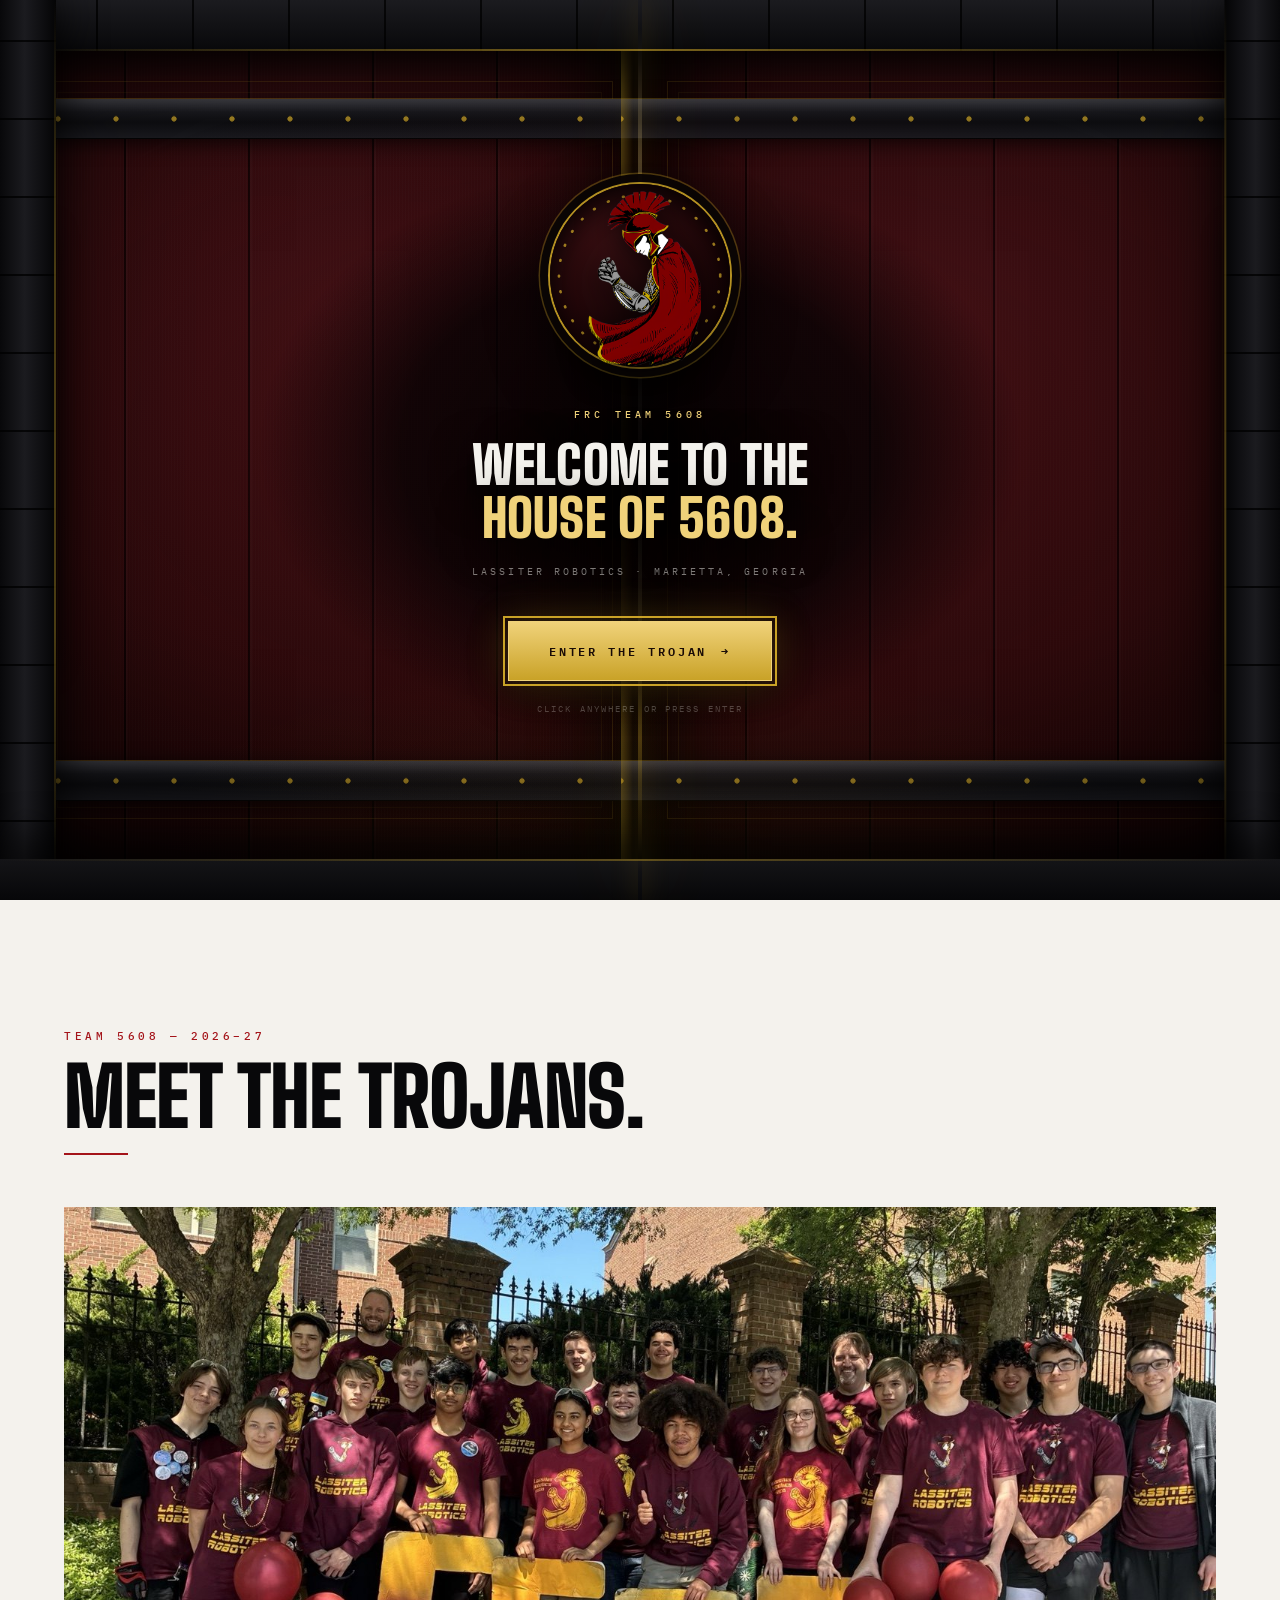
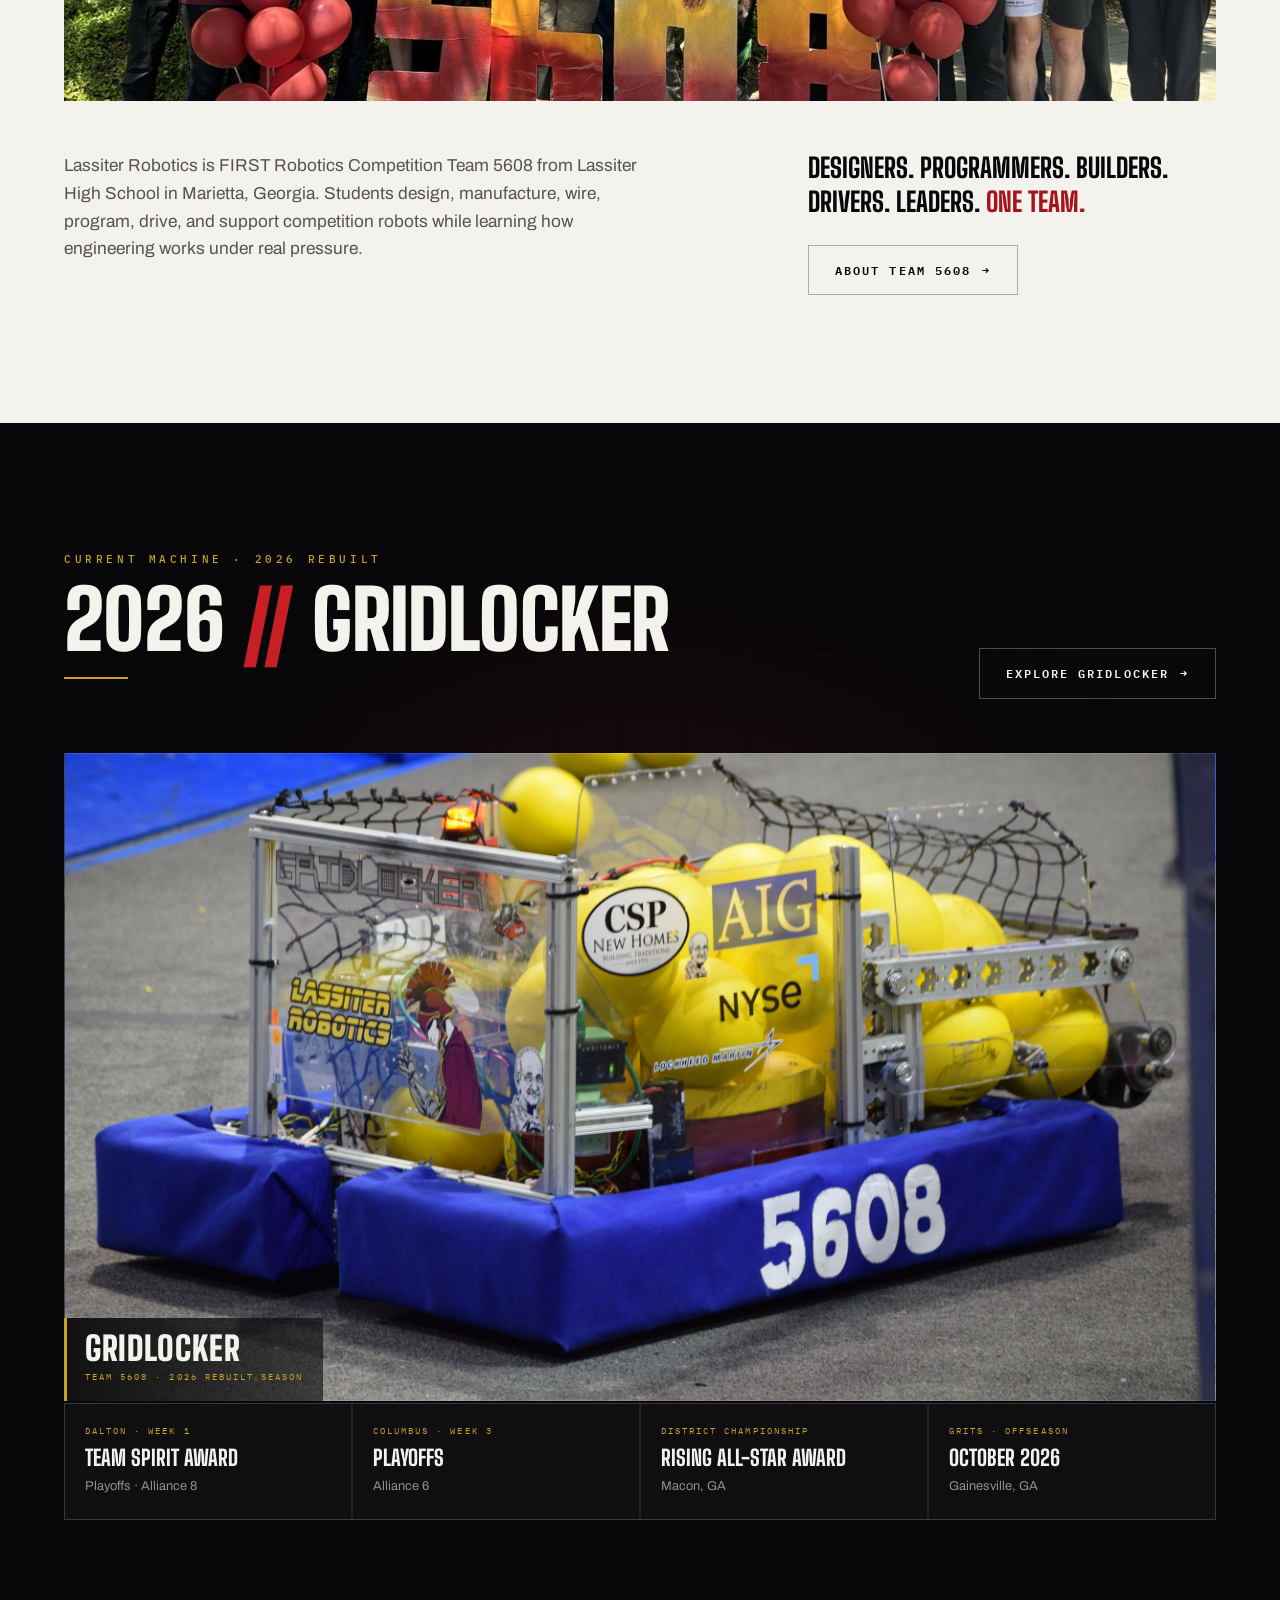
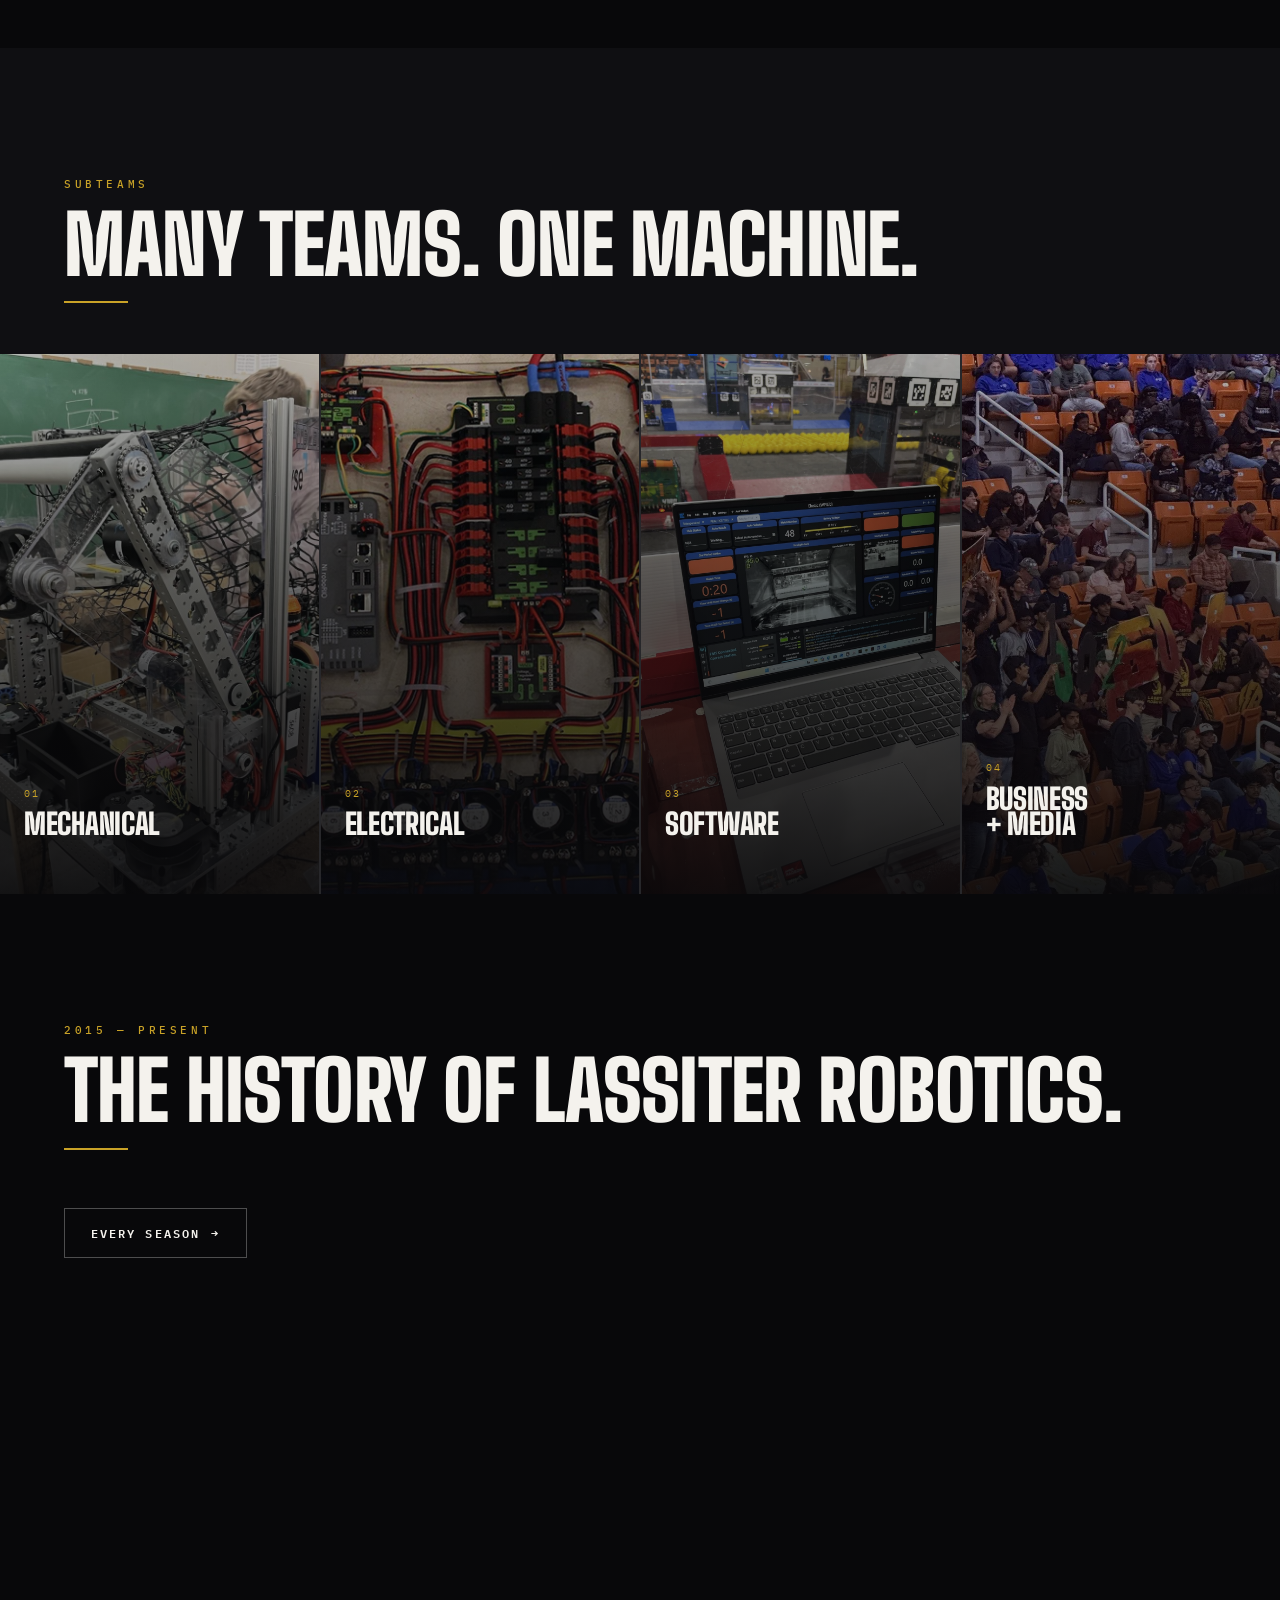
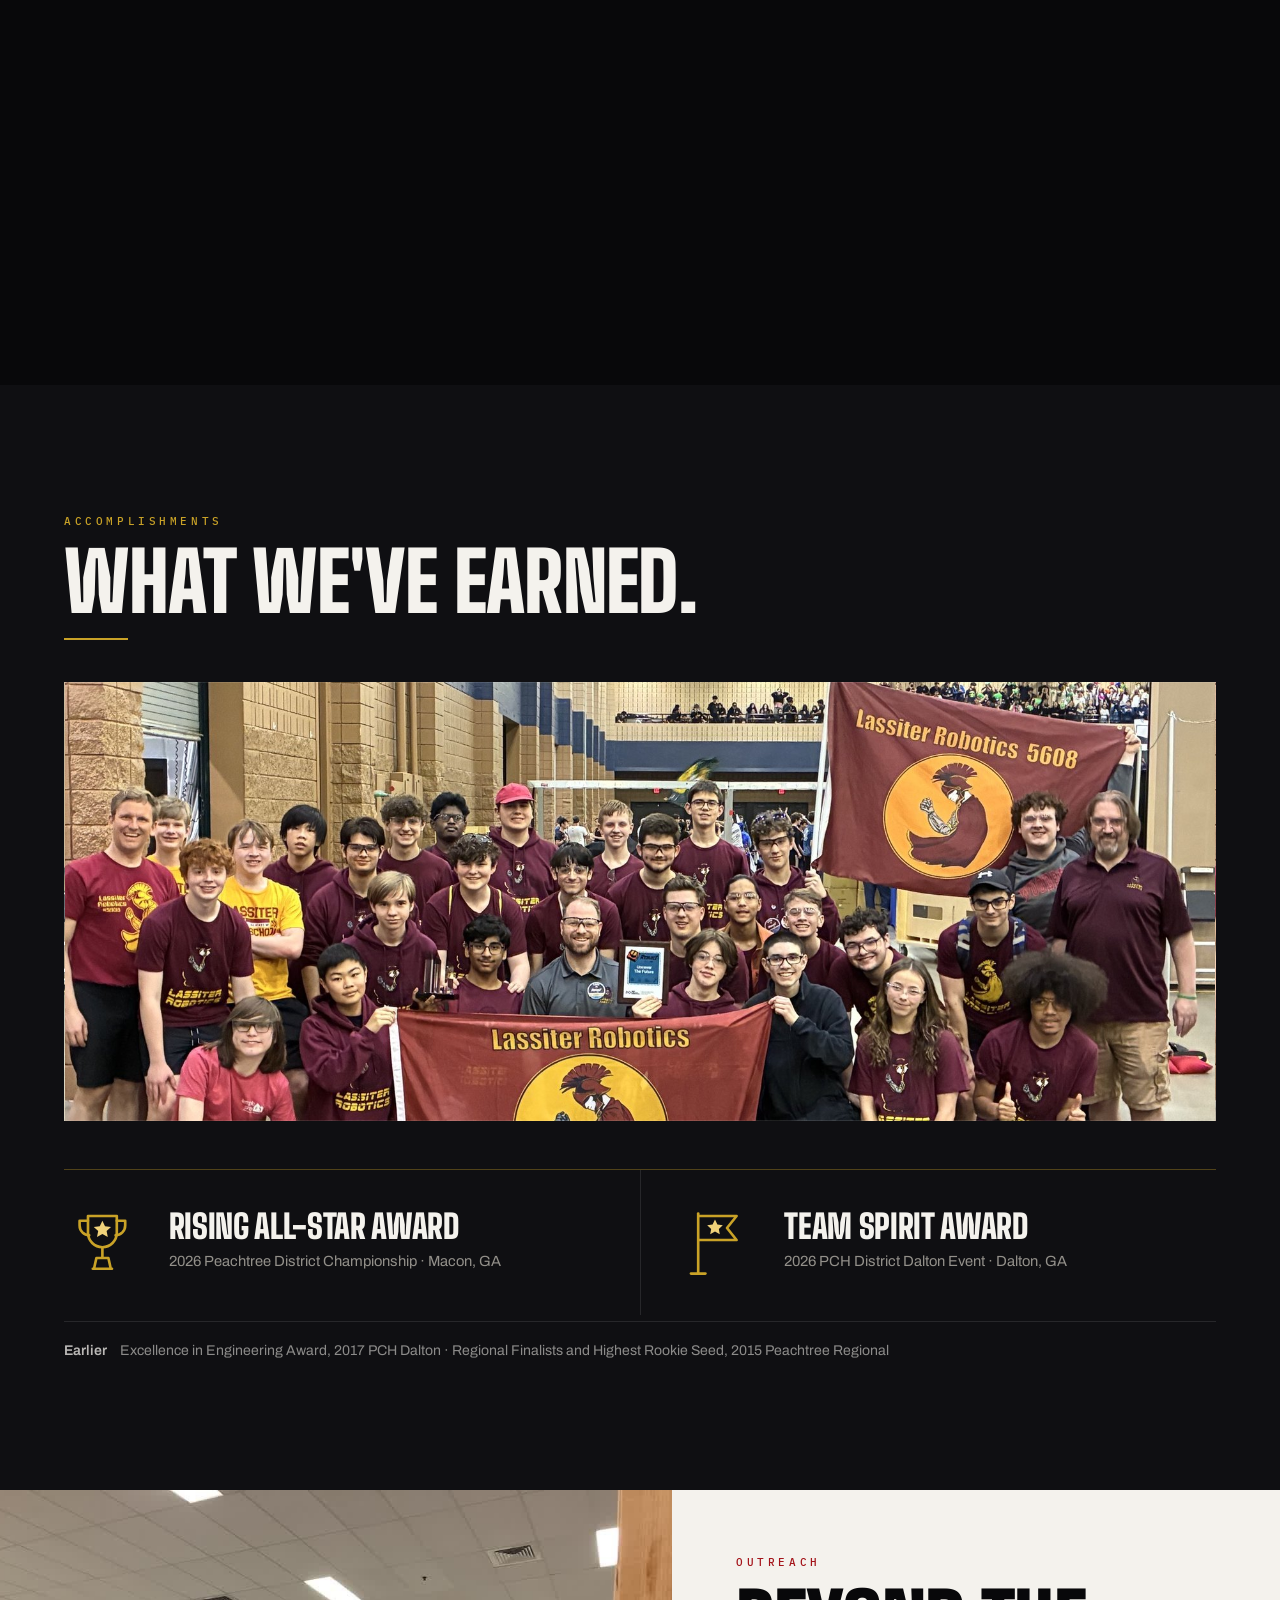
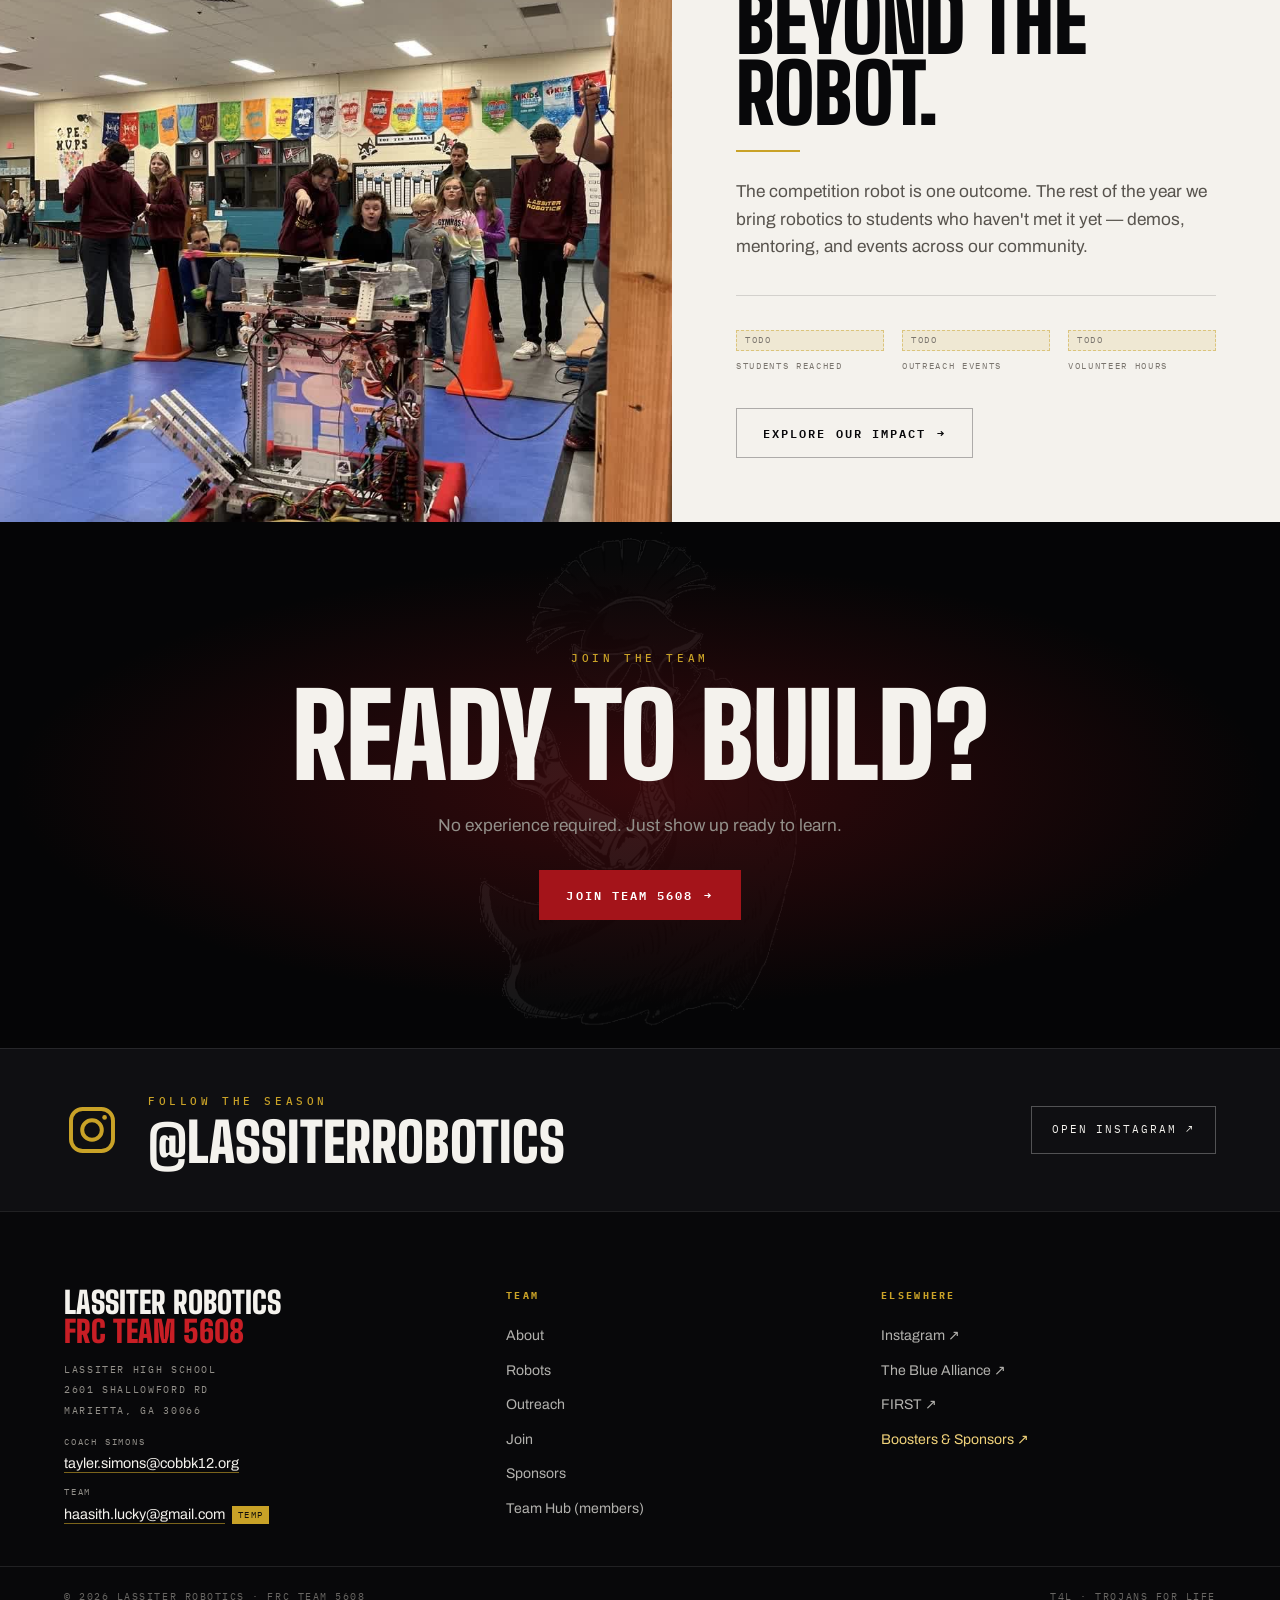
<file: index.html>
<!DOCTYPE html>
<html lang="en">
<head>
<meta charset="utf-8">
<meta name="viewport" content="width=device-width, initial-scale=1">
<title>Lassiter Robotics — FRC Team 5608</title>
<meta name="description" content="FIRST Robotics Competition Team 5608. Lassiter High School, Marietta, Georgia.">
<link rel="preconnect" href="https://fonts.googleapis.com">
<link rel="preconnect" href="https://fonts.gstatic.com" crossorigin>
<link href="https://fonts.googleapis.com/css2?family=Archivo:wght@400;500;600;700&family=Big+Shoulders+Display:wght@600;700;800;900&family=IBM+Plex+Mono:wght@400;500;600&display=swap" rel="stylesheet">

<!--
==========================================================================
  ASSETS — every image lives in /images/ (2026 season photos in /images/2026/).
  Every slot below is a <div class="slot" style="--img:url('...')">.
  A slot with a data-slot="..." attribute shows a yellow placeholder label;
  add that file, then DELETE the data-slot attribute.

  Still missing:
    images/2026/gridlocker-cad.png GridLocker CAD render (optional, for robots.html)

  TODO markers (search "TODO") mark every fact I did not have. Do not ship
  with them filled in wrong — leave them until you have the real number.
==========================================================================
-->

<link rel="stylesheet" href="site.css">
</head>
<body class="locked">

<!-- ================================================================
     THE GATE
     ================================================================ -->
<div id="gate" role="dialog" aria-label="Site entrance">
  <div class="door l">
    <div class="panel"></div>
    <div class="band b1"></div><div class="band b2"></div>
    <div class="ram"></div>
  </div>

  <div class="door r">
    <div class="panel"></div>
    <div class="band b1"></div><div class="band b2"></div>
    <div class="ram"></div>
  </div>

  <div class="spill"></div>
  <div class="seam"></div>
  <div class="haze"></div>
  <div class="motes" id="motes"></div>

  <div class="arch">
    <div class="lintel"></div>
    <div class="pier l"></div>
    <div class="pier r"></div>
    <div class="floor"></div>
  </div>

  <div class="gate-ui">
    <!-- TEAM MARK — the real Trojan logo, set into a forged medallion -->
    <div class="emblem">
      <svg class="ring" viewBox="0 0 100 100" aria-hidden="true">
        <circle cx="50" cy="50" r="45" fill="none" stroke="#C9A227" stroke-width="1.5"
                stroke-opacity=".75" stroke-linecap="round" stroke-dasharray="0.4 8.4"/>
      </svg>
      <img src="images/trojan-logo.png" alt="Lassiter Trojan">
    </div>

    <div class="gate-copy">
      <span class="kicker">FRC Team 5608</span>
      <div class="gate-title">Welcome to the <em>House of 5608.</em></div>
      <div class="gate-sub">Lassiter Robotics · Marietta, Georgia</div>
      <div><button id="gateBtn">Enter the Trojan <span class="ar">→</span></button></div>
      <div class="gate-hint">Click anywhere or press enter</div>
    </div>
  </div>
</div>

<!-- ================================================================
     NAV
     ================================================================ -->
<header class="nav" id="nav">
  <div class="nav-in">
    <a class="mark" href="#top"><b>5608</b><span>Lassiter Robotics</span></a>
    <nav class="nav-links" aria-label="Main">
      <a class="on" aria-current="page" href="#top">Home</a>
      <a href="#about">About</a>
      <a href="robots.html">Robots</a>
      <a href="outreach.html">Outreach</a>
      <a href="join-team-5608.html">Join</a>
      <a href="sponsors.html">Sponsors</a>
      <a href="https://5608boosters.org/" target="_blank" rel="noopener">Boosters ↗</a>
      <a class="ig-link" href="https://www.instagram.com/lassiterrobotics/" target="_blank" rel="noopener" aria-label="Lassiter Robotics on Instagram"><svg viewBox="0 0 24 24" aria-hidden="true"><rect x="3" y="3" width="18" height="18" rx="5"/><circle cx="12" cy="12" r="4.2"/><circle cx="17.4" cy="6.6" r="1" class="dot"/></svg></a>
      <a class="hub-link" href="team-hub.html"><svg viewBox="0 0 16 16" aria-hidden="true"><rect x="3" y="7" width="10" height="7" rx="1"/><path d="M5.5 7V5a2.5 2.5 0 0 1 5 0v2"/></svg>Team Hub</a>
    </nav>
    <button class="burger" id="burger" aria-label="Menu" aria-expanded="false"><i></i><i></i><i></i></button>
  </div>
</header>

<div class="mobile" id="mobile">
  <a href="#top">Home <span>01</span></a>
  <a href="#about">About <span>02</span></a>
  <a href="robots.html">Robots <span>03</span></a>
  <a href="outreach.html">Outreach <span>04</span></a>
  <a href="join-team-5608.html">Join <span>05</span></a>
  <a href="sponsors.html">Sponsors <span>06</span></a>
  <a href="https://5608boosters.org/" target="_blank" rel="noopener">Boosters <span>↗</span></a>
  <a href="https://www.instagram.com/lassiterrobotics/" target="_blank" rel="noopener">Instagram <span>↗</span></a>
  <a href="team-hub.html">Team Hub <span>Members</span></a>
</div>

<!-- ================================================================
     HERO
     ================================================================ -->
<section class="hero" id="top">
  <!-- HERO SLIDESHOW: photos cross-fade with a slow pan, one every 7 seconds.
       To add one, copy a .hero-slide line and change the image and position. -->
  <div class="hero-media" id="heroMedia">
    <div class="hero-slide on" style="--img:url('images/2026/gridlocker-hero.jpg');background-position:center 62%"></div>
    <div class="hero-slide" style="--img:url('images/2026/stands-5608.jpg');background-position:center 40%"></div>
    <div class="hero-slide" style="--img:url('images/2026/match-hub.jpg');background-position:center 40%"></div>
    <div class="hero-slide" style="--img:url('images/2026/drive-team.jpg');background-position:center 45%"></div>
    <div class="hero-slide" style="--img:url('images/2026/pit-crew.jpg');background-position:center 35%"></div>
    <div class="hero-slide" style="--img:url('images/2026/match-red.jpg');background-position:center 55%"></div>
    <div class="hero-slide" style="--img:url('images/2026/human-player.jpg');background-position:center 30%"></div>
    <div class="hero-slide" style="--img:url('images/2026/gridlocker-close.jpg');background-position:center 45%"></div>
    <div class="hero-slide" style="--img:url('images/hero.jpg');background-position:center 54%"></div>
  </div>
  <div class="hero-in">
    <div class="num">5608</div>
    <h1>Lassiter Robotics</h1>
    <div class="tag">Built by Trojans.</div>
    <div class="meta">FRC Team 5608 · Peachtree District · Marietta, GA · Est. 2015</div>
    <div class="hero-cta">
      <a class="btn btn-gold" href="#about">Meet the Trojans <span class="ar">→</span></a>
      <a class="btn btn-ghost" href="#robots">Explore our robots <span class="ar">→</span></a>
    </div>
  </div>
  <div class="scrollcue"><span>Scroll</span><i></i></div>
</section>

<!-- ================================================================
     MEET THE TROJANS
     ================================================================ -->
<section class="sec-light" id="about">
  <div class="wrap">
    <div class="rv">
      <div class="kicker">Team 5608 — 2026–27</div>
      <h2 class="h-lg" style="margin-top:16px">Meet the Trojans.</h2>
      <div class="rule"></div>
    </div>

    <!-- TEAM PHOTO: add images/team-2026.jpg, then delete data-slot below -->
    <div class="trojans-photo rv" style="--d:.08s">
      <div class="slot" style="--img:url('images/team-photo.jpg');background-position:center 43%"></div>
    </div>

    <div class="trojans-grid">
      <div class="rv" style="--d:.05s">
        <p class="lede">Lassiter Robotics is FIRST Robotics Competition Team 5608 from Lassiter High School in Marietta, Georgia. Students design, manufacture, wire, program, drive, and support competition robots while learning how engineering works under real pressure.</p>
      </div>
      <div class="rv" style="--d:.14s">
        <div class="roles">Designers. Programmers. Builders. Drivers. Leaders. <em>One team.</em></div>
        <div style="margin-top:26px">
          <!-- LINK: point at /about when the About page exists -->
          <a class="btn btn-dark" href="#about">About Team 5608 <span class="ar">→</span></a>
        </div>
      </div>
    </div>
  </div>
</section>

<!-- ================================================================
     CURRENT MACHINE
     ================================================================ -->
<section class="machine" id="robots">
  <div class="wrap">
    <div class="head-row rv">
      <div>
        <div class="kicker">Current Machine · 2026 REBUILT</div>
        <h2 class="h-lg" style="margin-top:16px">2026 <span style="color:var(--crimson-lt)">//</span> GridLocker</h2>
        <div class="rule"></div>
      </div>
      <div style="padding-bottom:6px">
        <a class="btn btn-ghost" href="robots.html">Explore GridLocker <span class="ar">→</span></a>
      </div>
    </div>

    <div class="machine-stage rv" style="--d:.08s">
      <div class="slot photo-slot" style="--img:url('images/2026/gridlocker-hero.jpg');background-position:center 60%"></div>
      <div class="stage-tag"><b>GridLocker</b><span>Team 5608 · 2026 REBUILT season</span></div>
    </div>

    <!-- 2026 results — source: thebluealliance.com/team/5608/2026 -->
    <div class="season-strip rv" style="--d:.14s">
      <div><span class="ev">Dalton · Week 1</span><b>Team Spirit Award</b><span class="ss-res">Playoffs · Alliance 8</span></div>
      <div><span class="ev">Columbus · Week 3</span><b>Playoffs</b><span class="ss-res">Alliance 6</span></div>
      <div><span class="ev">District Championship</span><b>Rising All-Star Award</b><span class="ss-res">Macon, GA</span></div>
      <div><span class="ev">GRITS · Offseason</span><b>October 2026</b><span class="ss-res">Gainesville, GA</span></div>
    </div>
  </div>
</section>

<!-- ================================================================
     SUBTEAMS
     ================================================================ -->
<section class="sec-char">
  <div class="wrap" style="padding-bottom:0">
    <div class="rv">
      <div class="kicker">Subteams</div>
      <h2 class="h-lg" style="margin-top:16px">Many teams. One machine.</h2>
      <div class="rule"></div>
    </div>
  </div>
  <div class="subs">
    <!-- SUBTEAM PHOTOS: images/sub-*.jpg -->
    <a class="sub rv" href="join-team-5608.html" style="--d:0s">
      <div class="slot" style="--img:url('images/sub-mechanical.jpg');background-position:center 46%"></div>
      <div class="sub-body">
        <span class="n">01</span>
        <h3>Mechanical</h3>
        <div class="bar"></div>
        <p>CAD, manufacturing, fabrication, and assembly — turning a design into a part that survives a match.</p>
      </div>
    </a>
    <a class="sub rv" href="join-team-5608.html" style="--d:.07s">
      <div class="slot" style="--img:url('images/sub-electrical.webp');background-position:42% center"></div>
      <div class="sub-body">
        <span class="n">02</span>
        <h3>Electrical</h3>
        <div class="bar"></div>
        <p>Wiring, sensors, controls, and power — the nervous system that keeps the robot alive on the field.</p>
      </div>
    </a>
    <a class="sub rv" href="join-team-5608.html" style="--d:.14s">
      <div class="slot" style="--img:url('images/sub-software.webp');background-position:center 42%"></div>
      <div class="sub-body">
        <span class="n">03</span>
        <h3>Software</h3>
        <div class="bar"></div>
        <p>Java and WPILib, autonomous routines, vision, and robot controls — where code meets a moving machine.</p>
      </div>
    </a>
    <a class="sub rv" href="join-team-5608.html" style="--d:.21s">
      <div class="slot" style="--img:url('images/sub-media.webp');background-size:240%,auto,auto;background-position:80% 62%"></div>
      <div class="sub-body">
        <span class="n">04</span>
        <h3>Business<br>+ Media</h3>
        <div class="bar"></div>
        <p>Brand, outreach, Impact, media, and communications — how the team tells its story and grows.</p>
      </div>
    </a>
  </div>
</section>

<!-- ================================================================
     LASSITER ROBOTICS HISTORY
     ================================================================ -->
<section class="sec-dark" id="history">
  <div class="wrap">
    <div class="head-row rv">
      <div>
        <div class="kicker">2015 — Present</div>
        <h2 class="h-lg" style="margin-top:16px">The history of Lassiter Robotics.</h2>
        <div class="rule"></div>
      </div>
      <div style="padding-bottom:6px">
        <a class="btn btn-ghost" href="robots.html#archive">Every season <span class="ar">→</span></a>
      </div>
    </div>
    <p class="lede rv" style="--d:.06s">A look back at the machines and seasons that built FRC Team 5608.</p>

    <!-- Events and awards verified against thebluealliance.com/team/5608/history -->
    <div class="legacy-rail rv" style="--d:.1s">
      <a class="gen y2026" href="robots.html">
        <div class="slot" style="--img:url('images/2026/gridlocker-front.jpg')"></div>
        <div class="gen-body">
          <div class="gen-yr">2026</div>
          <div class="gen-game">REBUILT</div>
          <div class="gen-name">GridLocker</div>
          <div class="gen-note">Team Spirit Award at Dalton and the Rising All-Star Award at the Peachtree District Championship.</div>
          <div class="gen-link">Full robot page →</div>
        </div>
      </a>

      <article class="gen y2025">
        <div class="slot" style="--img:url('images/history-2025.jpg')"></div>
        <div class="gen-body">
          <div class="gen-yr">2025</div>
          <div class="gen-game">Reefscape</div>
          <div class="gen-name">Team 5608 Competition Robot</div>
          <div class="gen-note">Competed at Gainesville and Dalton, then the Peachtree District Championship.</div>
          <div class="gen-link">Archive photo · old site</div>
        </div>
      </article>

      <article class="gen y2024">
        <div class="slot" style="--img:url('images/history-2024.jpg')"></div>
        <div class="gen-body">
          <div class="gen-yr">2024</div>
          <div class="gen-game">Crescendo</div>
          <div class="gen-name">Team 5608 Competition Robot</div>
          <div class="gen-note">The team's return season, competing at Dalton and Gwinnett.</div>
          <div class="gen-link">Team archive photo</div>
        </div>
      </article>

      <div class="gap-card">
        <b>2021<br>2022<br>2023</b>
        <span>Did not compete</span>
      </div>

      <article class="gen y2020">
        <div class="slot" style="--img:url('images/history-2020.jpg')"></div>
        <div class="gen-body">
          <div class="gen-yr">2020</div>
          <div class="gen-game">Infinite Recharge</div>
          <div class="gen-name">Build-Season Archive</div>
          <div class="gen-note">Build-stage photo preserved from the team's 2020 robot progress log.</div>
          <div class="gen-link">Archive photo · old site</div>
        </div>
      </article>

      <article class="gen y2019">
        <div class="slot" style="--img:url('images/history-2019.jpg')"></div>
        <div class="gen-body">
          <div class="gen-yr">2019</div>
          <div class="gen-game">Destination: Deep Space</div>
          <div class="gen-name">Team 5608 Competition Robot</div>
          <div class="gen-note">Final build-season archive before the team's Gainesville and Dalton events.</div>
          <div class="gen-link">Archive photo · old site</div>
        </div>
      </article>

      <article class="gen y2018">
        <div class="slot" style="--img:url('images/history-2018.jpg')"></div>
        <div class="gen-body">
          <div class="gen-yr">2018</div>
          <div class="gen-game">FIRST Power Up</div>
          <div class="gen-name">Team 5608 Competition Robot</div>
          <div class="gen-note">Power Up archive. The previous site notes the season ended after the Dalton qualifier.</div>
          <div class="gen-link">Archive photo · old site</div>
        </div>
      </article>

      <article class="gen y2017">
        <div class="slot" style="--img:url('images/history-2017.jpg')"></div>
        <div class="gen-body">
          <div class="gen-yr">2017</div>
          <div class="gen-game">FIRST Steamworks</div>
          <div class="gen-name">Team 5608 Competition Robot</div>
          <div class="gen-note">Excellence in Engineering Award at Dalton, then on to the Peachtree State Championship.</div>
          <div class="gen-link">Archive photo · old site</div>
        </div>
      </article>

      <div class="gap-card archive-gap" style="border-color:rgba(201,162,39,.3)">
        <b>2016</b>
        <span>Competed at Dalton, Kennesaw &amp; the State Championship</span>
        <span class="gap-sub">No robot photo in the archive yet</span>
      </div>

      <article class="gen y2015">
        <div class="slot" style="--img:url('images/history-2015.jpg')"></div>
        <div class="gen-body">
          <div class="gen-yr">2015</div>
          <div class="gen-game">Recycle Rush</div>
          <div class="gen-name">Rookie Season</div>
          <div class="gen-note">5608's rookie year: Regional Finalists and Highest Rookie Seed at the Peachtree Regional.</div>
          <div class="gen-link">Archive photo · old site</div>
        </div>
      </article>
    </div>
  </div>
</section>

<!-- ================================================================
     AWARDS
     ================================================================ -->
<section class="sec-char">
  <div class="wrap">
    <div class="rv">
      <div class="kicker">Accomplishments</div>
      <h2 class="h-lg" style="margin-top:16px">What we've earned.</h2>
      <div class="rule"></div>
    </div>
    <div class="awards-photo slot rv" style="--d:.05s;--img:url('images/awards-team.jpg');background-position:center 46%"></div>
    <!-- Every award listed by The Blue Alliance (thebluealliance.com/team/5608/history).
         The current season leads; earlier awards sit on one quiet line. -->
    <div class="honors">
      <div class="honor rv">
        <svg class="honor-ico" viewBox="0 0 64 64" aria-hidden="true">
          <path d="M20 10h24v14a12 12 0 0 1-24 0z"/><path d="M20 14h-7v4a8 8 0 0 0 8 8M44 14h7v4a8 8 0 0 1-8 8"/>
          <path d="M32 36v9M24 54h16M27 45h10l2 9H25z"/><path class="fill" d="M32 14l2.2 4.6 5 .6-3.7 3.4 1 4.9L32 25l-4.5 2.5 1-4.9-3.7-3.4 5-.6z"/>
        </svg>
        <div>
          <h3>Rising All-Star Award</h3>
          <p>2026 Peachtree District Championship · Macon, GA</p>
        </div>
      </div>
      <div class="honor rv" style="--d:.08s">
        <svg class="honor-ico" viewBox="0 0 64 64" aria-hidden="true">
          <path d="M16 8v50"/><path d="M16 10h32l-8 10 8 10H16"/><path class="fill" d="M30 13l2 4.1 4.5.6-3.3 3.1.8 4.4-4-2.2-4 2.2.8-4.4-3.3-3.1 4.5-.6z"/>
          <path d="M10 58h12"/>
        </svg>
        <div>
          <h3>Team Spirit Award</h3>
          <p>2026 PCH District Dalton Event · Dalton, GA</p>
        </div>
      </div>
    </div>
    <p class="honors-earlier rv"><b>Earlier</b> Excellence in Engineering Award, 2017 PCH Dalton · Regional Finalists and Highest Rookie Seed, 2015 Peachtree Regional</p>
  </div>
</section>

<!-- ================================================================
     OUTREACH
     ================================================================ -->
<section id="outreach">
  <div class="out-grid">
    <!-- OUTREACH PHOTO: images/outreach.jpg -->
    <div class="slot" style="--img:url('images/outreach.jpg');background-position:center 52%"></div>
    <div class="out-copy">
      <div class="rv">
        <div class="kicker">Outreach</div>
        <h2 class="h-lg" style="margin-top:16px">Beyond the robot.</h2>
        <div class="rule"></div>
        <p class="lede">The competition robot is one outcome. The rest of the year we bring robotics to students who haven't met it yet — demos, mentoring, and events across our community.</p>
        <!-- TODO: only publish these once you have real numbers. Delete the block otherwise. -->
        <div class="out-stats">
          <div><span class="todo">TODO</span><span>Students reached</span></div>
          <div><span class="todo">TODO</span><span>Outreach events</span></div>
          <div><span class="todo">TODO</span><span>Volunteer hours</span></div>
        </div>
        <div style="margin-top:34px">
          <a class="btn btn-dark" href="outreach.html">Explore our impact <span class="ar">→</span></a>
        </div>
      </div>
    </div>
  </div>
</section>

<!-- ================================================================
     JOIN
     ================================================================ -->
<section class="join" id="join">
  <img class="ghost" src="images/trojan-ghost.png" alt="">
  <div class="wrap">
    <div class="rv">
      <div class="kicker">Join the team</div>
      <h2 class="h-xl">Ready to build?</h2>
      <p class="lede">No experience required. Just show up ready to learn.</p>
      <div class="hero-cta">
        <!-- LINK: student application URL -->
        <a class="btn btn-crimson" href="join-team-5608.html">Join Team 5608 <span class="ar">→</span></a>
      </div>
    </div>
  </div>
</section>

<!-- INSTAGRAM -->
<section class="ig-band">
  <a class="ig-band-in" href="https://www.instagram.com/lassiterrobotics/" target="_blank" rel="noopener">
    <svg viewBox="0 0 24 24" aria-hidden="true"><rect x="3" y="3" width="18" height="18" rx="5"/><circle cx="12" cy="12" r="4.2"/><circle cx="17.4" cy="6.6" r="1" class="dot"/></svg>
    <span class="ig-copy"><span class="kicker">Follow the season</span><b>@lassiterrobotics</b></span>
    <span class="ig-go">Open Instagram ↗</span>
  </a>
</section>

<!-- ================================================================
     FOOTER
     ================================================================ -->
<footer>
  <div class="foot">
    <div>
      <h4>Lassiter Robotics<br><span style="color:var(--crimson-lt)">FRC Team 5608</span></h4>
      <address class="addr">Lassiter High School<br>2601 Shallowford Rd<br>Marietta, GA 30066</address>
      <p class="foot-mail"><span class="who">Coach Simons</span><a href="mailto:tayler.simons@cobbk12.org">tayler.simons@cobbk12.org</a></p>
      <p class="foot-mail"><span class="who">Team</span><a href="mailto:haasith.lucky@gmail.com">haasith.lucky@gmail.com</a> <span class="temp">temp</span></p>
    </div>
    <div class="col">
      <b>Team</b>
      <a href="#about">About</a>
      <a href="robots.html">Robots</a>
      <a href="outreach.html">Outreach</a>
      <a href="join-team-5608.html">Join</a>
      <a href="sponsors.html">Sponsors</a>
      <a href="team-hub.html">Team Hub (members)</a>
    </div>
    <div class="col">
      <b>Elsewhere</b>
      <a href="https://www.instagram.com/lassiterrobotics/" target="_blank" rel="noopener">Instagram ↗</a>
      <a href="https://www.thebluealliance.com/team/5608" target="_blank" rel="noopener">The Blue Alliance ↗</a>
      <a href="https://www.firstinspires.org/" target="_blank" rel="noopener">FIRST ↗</a>
      <a href="https://5608boosters.org/" target="_blank" rel="noopener" style="color:var(--gold-lt)">Boosters &amp; Sponsors ↗</a>
    </div>
  </div>
  <div class="foot-bar">
    <div>© 2026 Lassiter Robotics · FRC Team 5608</div>
    <div>T4L · Trojans for Life</div>
  </div>
</footer>

<script>
(function(){
  var reduce = window.matchMedia('(prefers-reduced-motion: reduce)').matches;

  /* ---------- gate ---------- */
  var gate = document.getElementById('gate');
  var btn  = document.getElementById('gateBtn');
  var done = false;

  function dismiss(){
    gate.style.display = 'none';
    document.body.classList.remove('locked');
    document.body.classList.remove('gate-active','site-revealed');
    done = true;
  }

  /* Force the gate to play, ignoring the session flag:
     add #replay or ?gate to the URL, or call replayGate() in the console. */
  var forced = /(\?|&)gate\b/.test(location.search) || location.hash === '#replay';

  /* LAUNCH MODE: the entrance plays once per browser session.
     Set devReplay to true to replay it on every refresh while tuning it. */
  var devReplay = false;
  var seen = false;
  if (!devReplay){
    try { seen = sessionStorage.getItem('gate5608') === '1'; } catch(e){}
  }
  if (forced) seen = false;

  window.replayGate = function(){
    try { sessionStorage.removeItem('gate5608'); } catch(e){}
    location.hash = '';
    location.reload();
  };

  if (reduce || seen){
    dismiss();
  } else {
    /* Keep the real homepage behind the doors and reveal it during travel. */
    document.body.classList.add('gate-active');

    /* dust motes */
    var motes = document.getElementById('motes'), frag = document.createDocumentFragment();
    for (var i=0;i<14;i++){
      var m = document.createElement('span');
      m.className = 'mote';
      m.style.left = (Math.random()*100).toFixed(2) + '%';
      m.style.bottom = '-4px';
      m.style.animationDuration = (16 + Math.random()*22).toFixed(1) + 's';
      m.style.animationDelay = (-Math.random()*30).toFixed(1) + 's';
      m.style.opacity = (0.25 + Math.random()*0.45).toFixed(2);
      frag.appendChild(m);
    }
    motes.appendChild(frag);

    var opening = false;
    function open(){
      if (opening) return;
      opening = true;

      /* 1. Activation: copy fades, emblem glows, seam flares, doors shudder. */
      gate.classList.add('arming');

      /* 2. Travel: end the arming animation cleanly before starting the door
         opening animation. Keeping both classes was causing the two door
         animations to compete/reset. */
      setTimeout(function(){
        gate.classList.remove('arming');
        /* Force the browser to commit the resting transform before .open. */
        void gate.offsetWidth;
        gate.classList.add('open');
        document.body.classList.add('site-revealed');
      }, 760);

      /* 3. Keep scrolling locked until the doors are essentially off-screen. */
      setTimeout(function(){
        document.body.classList.remove('locked');
      }, 760 + 2950);

      /* 4. Remove the overlay just after the 3.2s travel finishes. */
      setTimeout(function(){
        dismiss();
        try { sessionStorage.setItem('gate5608','1'); } catch(e){}
      }, 760 + 3250);
    }

    btn.addEventListener('click', open);
    gate.addEventListener('click', open);
    document.addEventListener('keydown', function(e){
      if (!opening && (e.key === 'Enter' || e.key === ' ' || e.key === 'Escape')){ e.preventDefault(); open(); }
    });
    btn.focus({preventScroll:true});
  }

  /* ---------- nav ---------- */
  var nav = document.getElementById('nav');
  var burger = document.getElementById('burger');

  function onScroll(){
    nav.classList.toggle('solid', window.scrollY > 40);
  }
  window.addEventListener('scroll', onScroll, {passive:true});
  onScroll();

  burger.addEventListener('click', function(){
    var open = document.body.classList.toggle('menu-open');
    burger.setAttribute('aria-expanded', open ? 'true' : 'false');
    document.body.style.overflow = open ? 'hidden' : '';
  });
  document.querySelectorAll('#mobile a').forEach(function(a){
    a.addEventListener('click', function(){
      document.body.classList.remove('menu-open');
      burger.setAttribute('aria-expanded','false');
      document.body.style.overflow = '';
    });
  });

  /* ---------- reveals ---------- */
  if (!reduce){
    var io = new IntersectionObserver(function(entries){
      entries.forEach(function(e){
        if (e.isIntersecting){ e.target.classList.add('in'); io.unobserve(e.target); }
      });
    }, {threshold:.12, rootMargin:'0px 0px -60px 0px'});
    document.querySelectorAll('.rv').forEach(function(el){ io.observe(el); });

    /* callouts stagger in once the machine stage is on screen */
    var cio = new IntersectionObserver(function(entries){
      entries.forEach(function(e){
        if (!e.isIntersecting) return;
        var cos = e.target.querySelectorAll('.co');
        cos.forEach(function(c,i){ setTimeout(function(){ c.classList.add('in'); }, 260 + i*170); });
        cio.unobserve(e.target);
      });
    }, {threshold:.3});
    var stage = document.getElementById('callouts');
    if (stage) cio.observe(stage);

    var media = document.getElementById("heroMedia");
    /* hero slideshow: cross-fade + slow pan */
    var slides = media.querySelectorAll(".hero-slide"), cur = 0;
    if (slides.length > 1) setInterval(function(){
      var prev = slides[cur];
      cur = (cur + 1) % slides.length;
      prev.classList.remove("on"); prev.classList.add("out");
      slides[cur].classList.add("on");
      setTimeout(function(){ prev.classList.remove("out"); }, 2000);
    }, 7000);

    /* hero parallax */
    var ticking = false;
    window.addEventListener('scroll', function(){
      if (ticking) return;
      ticking = true;
      requestAnimationFrame(function(){
        var y = window.scrollY;
        if (y < window.innerHeight * 1.2) media.style.transform = 'translate3d(0,' + (y * 0.16).toFixed(1) + 'px,0)';
        ticking = false;
      });
    }, {passive:true});
  }
})();
</script>
</body>
</html>
</file>
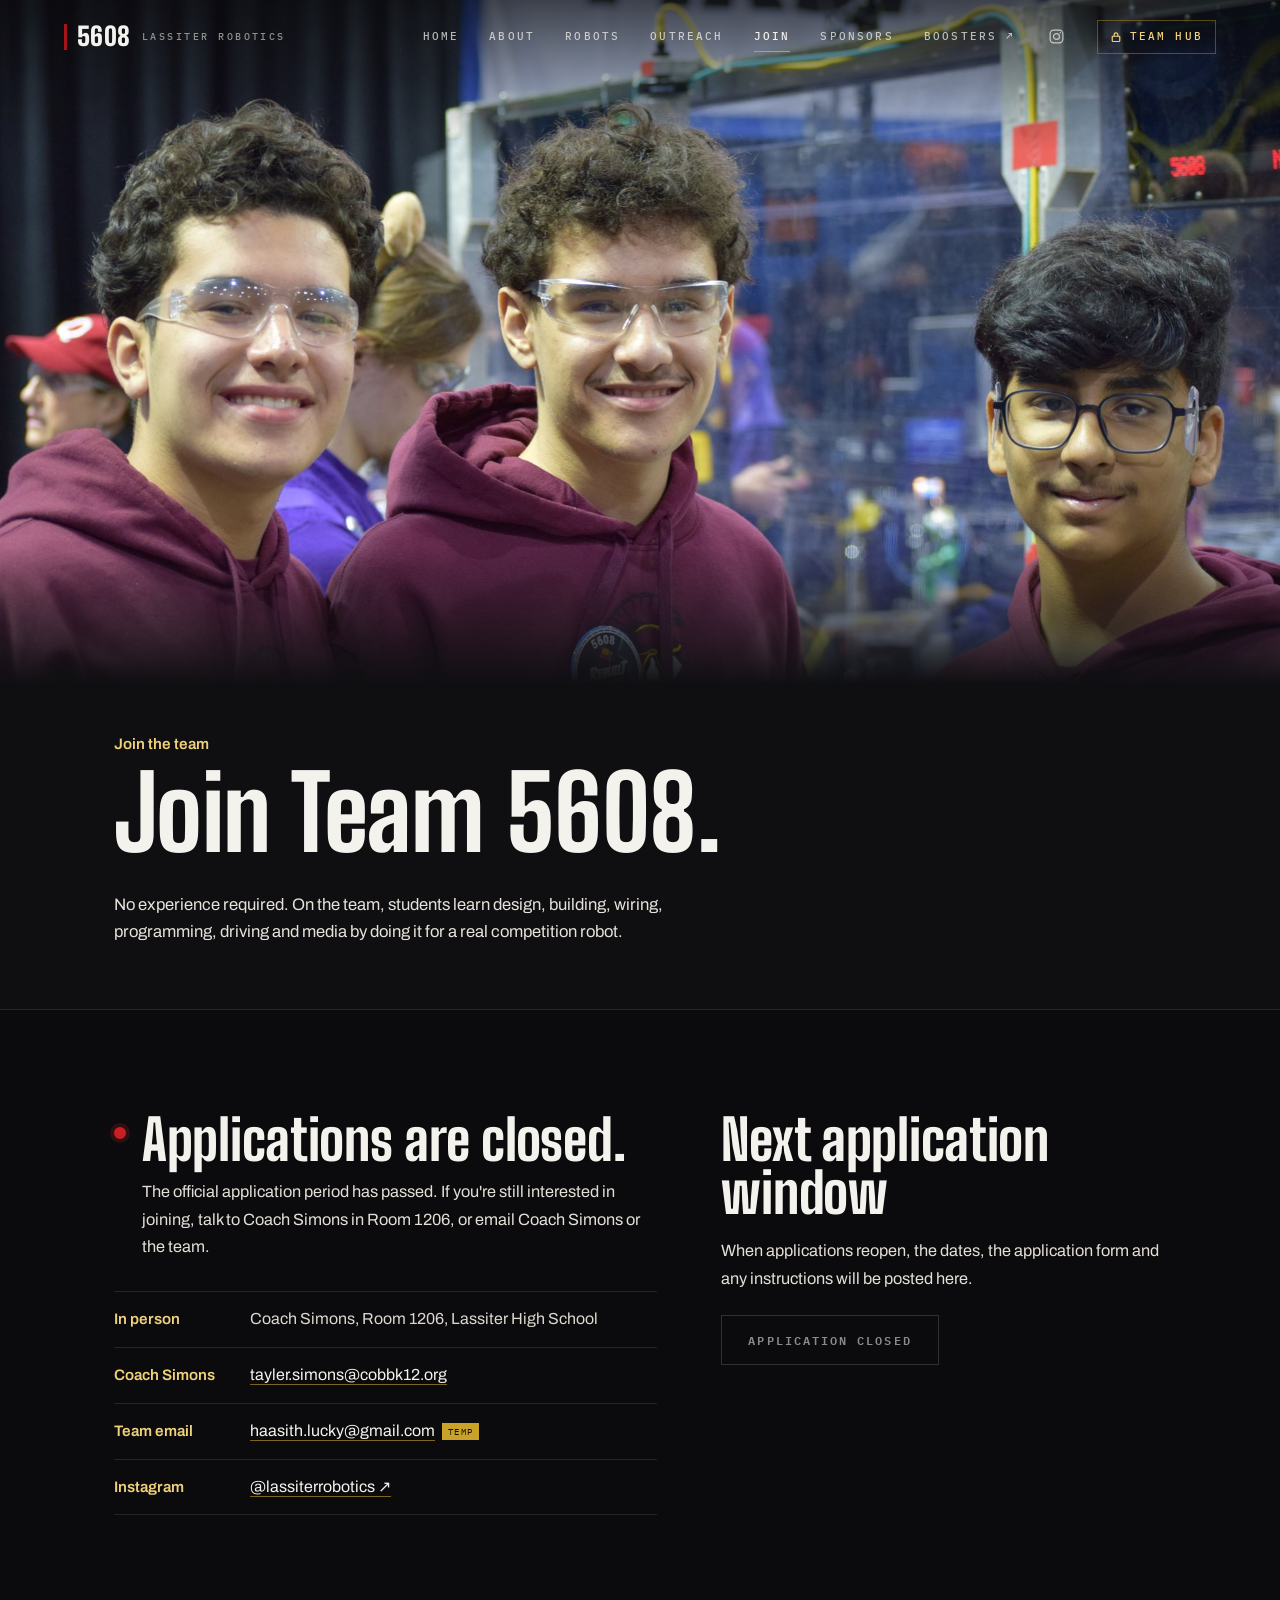
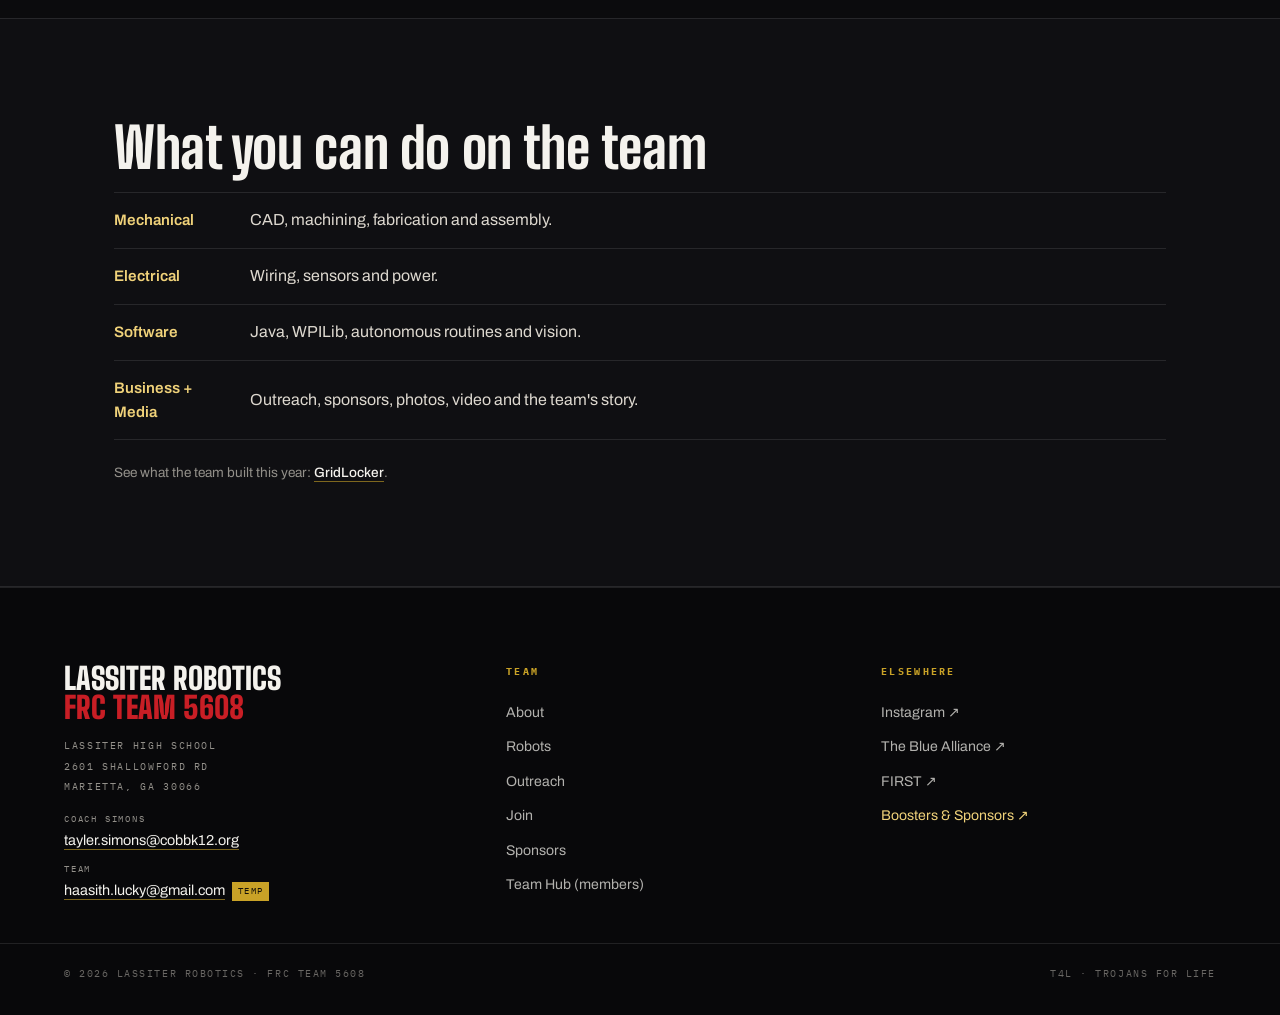
<file: join-team-5608.html>
<!DOCTYPE html>
<html lang="en">
<head>
<meta charset="utf-8">
<meta name="viewport" content="width=device-width, initial-scale=1">
<title>Join Team 5608 — Lassiter Robotics</title>
<meta name="description" content="Join Lassiter Robotics, FRC Team 5608 at Lassiter High School in Marietta, Georgia.">
<link rel="preconnect" href="https://fonts.googleapis.com">
<link rel="preconnect" href="https://fonts.gstatic.com" crossorigin>
<link href="https://fonts.googleapis.com/css2?family=Archivo:wght@400;500;600;700&family=Big+Shoulders+Display:wght@600;700;800;900&family=IBM+Plex+Mono:wght@400;500;600&display=swap" rel="stylesheet">
<link rel="stylesheet" href="site.css">
<!--
  APPLICATIONS: when a new application window opens, change the "status" block
  below to "Applications open", add the dates, and put the form link on the button.
  Don't post dates or links until they're official.
-->
</head>
<body class="page2">

<header class="nav solid" id="nav">
  <div class="nav-in">
    <a class="mark" href="index.html"><b>5608</b><span>Lassiter Robotics</span></a>
    <nav class="nav-links" aria-label="Main">
      <a href="index.html">Home</a>
      <a href="index.html#about">About</a>
      <a href="robots.html">Robots</a>
      <a href="outreach.html">Outreach</a>
      <a class="on" aria-current="page" href="join-team-5608.html">Join</a>
      <a href="sponsors.html">Sponsors</a>
      <a href="https://5608boosters.org/" target="_blank" rel="noopener">Boosters ↗</a>
      <a class="ig-link" href="https://www.instagram.com/lassiterrobotics/" target="_blank" rel="noopener" aria-label="Lassiter Robotics on Instagram"><svg viewBox="0 0 24 24" aria-hidden="true"><rect x="3" y="3" width="18" height="18" rx="5"/><circle cx="12" cy="12" r="4.2"/><circle cx="17.4" cy="6.6" r="1" class="dot"/></svg></a>
      <a class="hub-link" href="team-hub.html"><svg viewBox="0 0 16 16" aria-hidden="true"><rect x="3" y="7" width="10" height="7" rx="1"/><path d="M5.5 7V5a2.5 2.5 0 0 1 5 0v2"/></svg>Team Hub</a>
    </nav>
    <button class="burger" id="burger" aria-label="Menu" aria-expanded="false"><i></i><i></i><i></i></button>
  </div>
</header>

<div class="mobile" id="mobile">
  <a href="index.html">Home <span>01</span></a>
  <a href="index.html#about">About <span>02</span></a>
  <a href="robots.html">Robots <span>03</span></a>
  <a href="outreach.html">Outreach <span>04</span></a>
  <a href="join-team-5608.html">Join <span>05</span></a>
  <a href="sponsors.html">Sponsors <span>06</span></a>
  <a href="https://5608boosters.org/" target="_blank" rel="noopener">Boosters <span>↗</span></a>
  <a href="https://www.instagram.com/lassiterrobotics/" target="_blank" rel="noopener">Instagram <span>↗</span></a>
  <a href="team-hub.html">Team Hub <span>Members</span></a>
</div>

<main>

<section class="p2-cover">
  <img class="p2-cover-img" src="images/2026/trio.jpg" alt="Three Lassiter Robotics students smiling at the competition field" style="object-position:center 40%">
</section>

<section class="p2-plate">
  <div class="p2-wrap">
    <p class="p2-eyebrow">Join the team</p>
    <h1 class="p2-title">Join Team 5608.</h1>
  </div>
  <div class="p2-wrap p2-intro">
    <p>No experience required. On the team, students learn design, building, wiring, programming, driving and media by doing it for a real competition robot.</p>
  </div>
</section>

<section class="p2-sec">
  <div class="p2-wrap p2-split">
    <div>
      <div class="status">
        <span class="status-dot" aria-hidden="true"></span>
        <div>
          <h2 class="p2-h" style="margin:0">Applications are closed.</h2>
          <p class="p2-body" style="margin-top:12px">The official application period has passed. If you're still interested in joining, talk to Coach Simons in Room 1206, or email Coach Simons or the team.</p>
        </div>
      </div>
      <table class="p2-spec" style="margin-top:30px">
        <tr><th>In person</th><td>Coach Simons, Room 1206, Lassiter High School</td></tr>
        <tr><th>Coach Simons</th><td><a class="p2-inline" href="mailto:tayler.simons@cobbk12.org">tayler.simons@cobbk12.org</a></td></tr>
        <tr><th>Team email</th><td><a class="p2-inline" href="mailto:haasith.lucky@gmail.com">haasith.lucky@gmail.com</a> <span class="temp">temp</span></td></tr>
        <tr><th>Instagram</th><td><a class="p2-inline" href="https://www.instagram.com/lassiterrobotics/" target="_blank" rel="noopener">@lassiterrobotics ↗</a></td></tr>
      </table>
    </div>
    <div>
      <h2 class="p2-h">Next application window</h2>
      <p class="p2-body">When applications reopen, the dates, the application form and any instructions will be posted here.</p>
      <p style="margin-top:22px"><span class="btn btn-ghost" aria-disabled="true" style="opacity:.55;cursor:not-allowed">Application closed</span></p>
    </div>
  </div>
</section>

<section class="p2-sec p2-dark">
  <div class="p2-wrap">
    <h2 class="p2-h">What you can do on the team</h2>
    <table class="p2-spec">
      <tr><th>Mechanical</th><td>CAD, machining, fabrication and assembly.</td></tr>
      <tr><th>Electrical</th><td>Wiring, sensors and power.</td></tr>
      <tr><th>Software</th><td>Java, WPILib, autonomous routines and vision.</td></tr>
      <tr><th>Business + Media</th><td>Outreach, sponsors, photos, video and the team's story.</td></tr>
    </table>
    <p class="p2-source" style="margin-top:22px">See what the team built this year: <a href="robots.html">GridLocker</a>.</p>
  </div>
</section>

</main>

<footer>
  <div class="foot">
    <div>
      <h4>Lassiter Robotics<br><span style="color:var(--crimson-lt)">FRC Team 5608</span></h4>
      <address class="addr">Lassiter High School<br>2601 Shallowford Rd<br>Marietta, GA 30066</address>
      <p class="foot-mail"><span class="who">Coach Simons</span><a href="mailto:tayler.simons@cobbk12.org">tayler.simons@cobbk12.org</a></p>
      <p class="foot-mail"><span class="who">Team</span><a href="mailto:haasith.lucky@gmail.com">haasith.lucky@gmail.com</a> <span class="temp">temp</span></p>
    </div>
    <div class="col">
      <b>Team</b>
      <a href="index.html#about">About</a>
      <a href="robots.html">Robots</a>
      <a href="outreach.html">Outreach</a>
      <a href="join-team-5608.html">Join</a>
      <a href="sponsors.html">Sponsors</a>
      <a href="team-hub.html">Team Hub (members)</a>
    </div>
    <div class="col">
      <b>Elsewhere</b>
      <a href="https://www.instagram.com/lassiterrobotics/" target="_blank" rel="noopener">Instagram ↗</a>
      <a href="https://www.thebluealliance.com/team/5608" target="_blank" rel="noopener">The Blue Alliance ↗</a>
      <a href="https://www.firstinspires.org/" target="_blank" rel="noopener">FIRST ↗</a>
      <a href="https://5608boosters.org/" target="_blank" rel="noopener" style="color:var(--gold-lt)">Boosters &amp; Sponsors ↗</a>
    </div>
  </div>
  <div class="foot-bar">
    <div>© 2026 Lassiter Robotics · FRC Team 5608</div>
    <div>T4L · Trojans for Life</div>
  </div>
</footer>

<script src="site.js"></script>
</body>
</html>
</file>
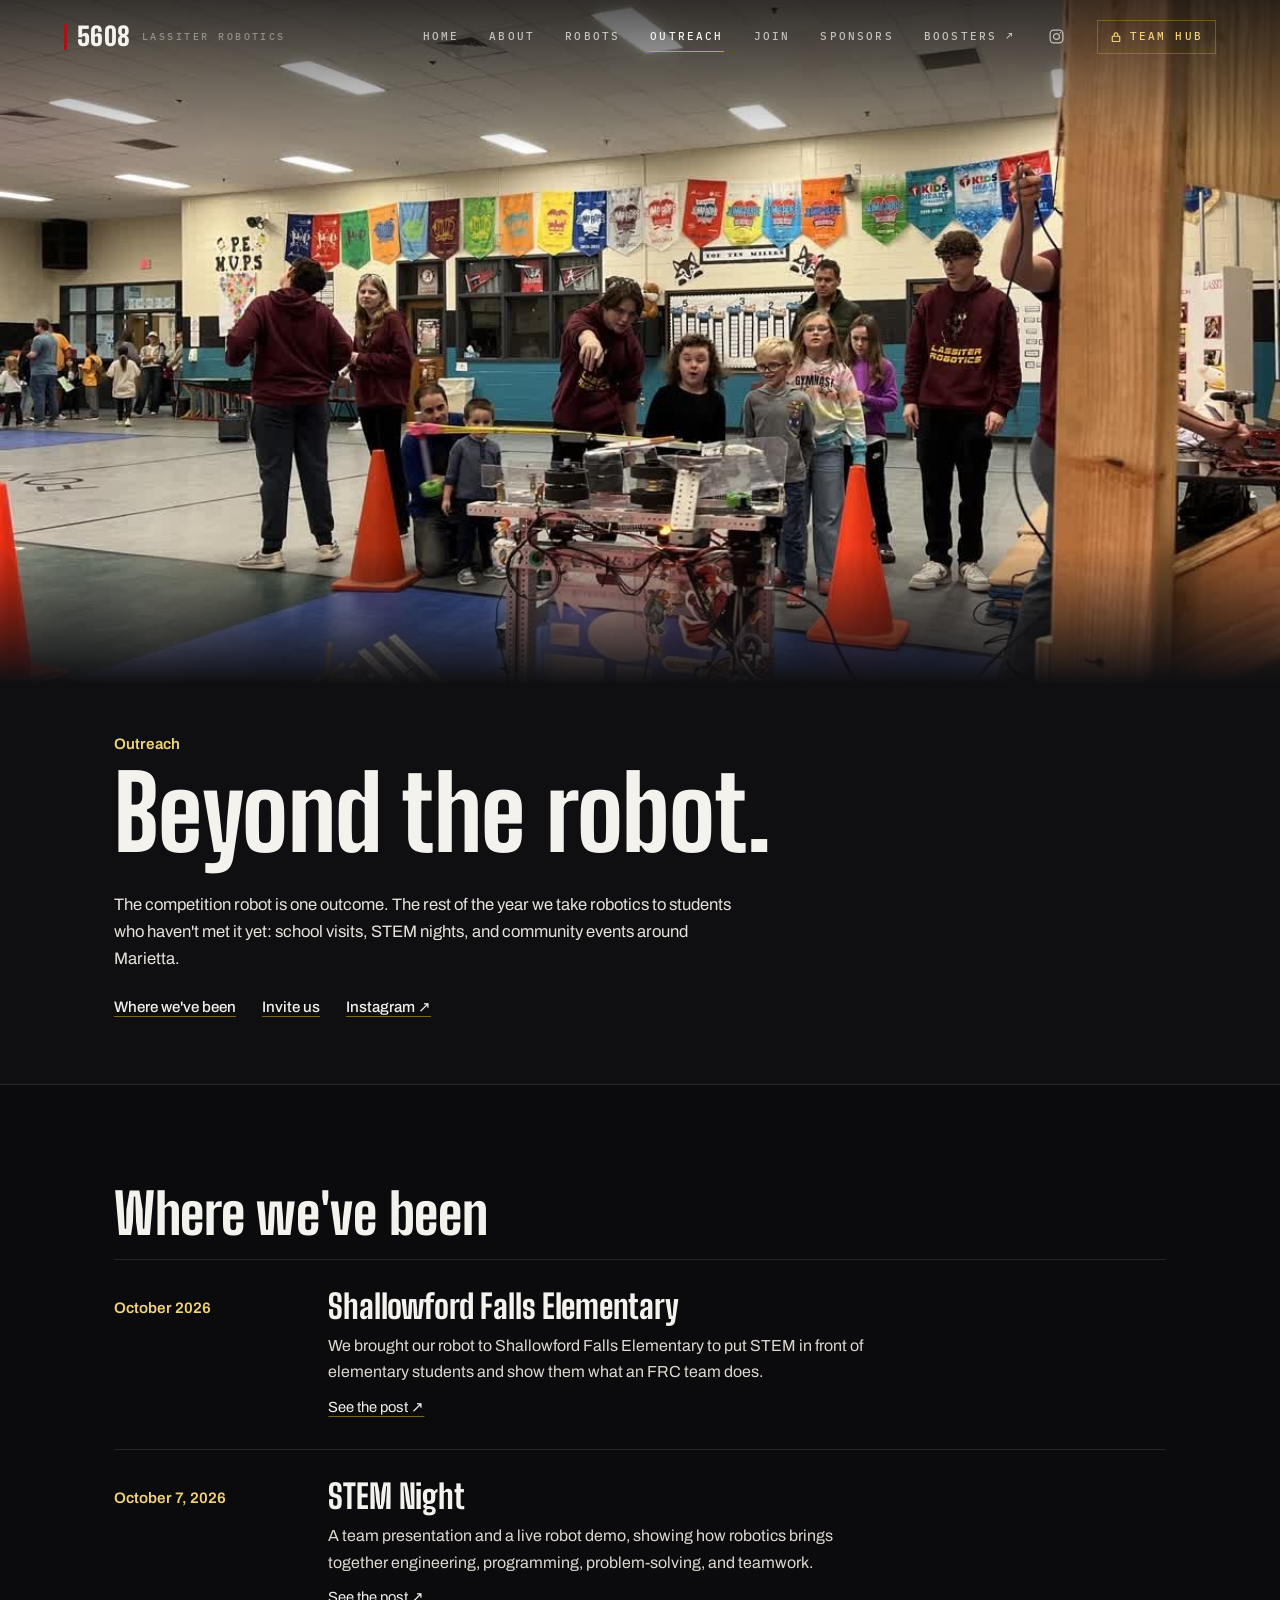
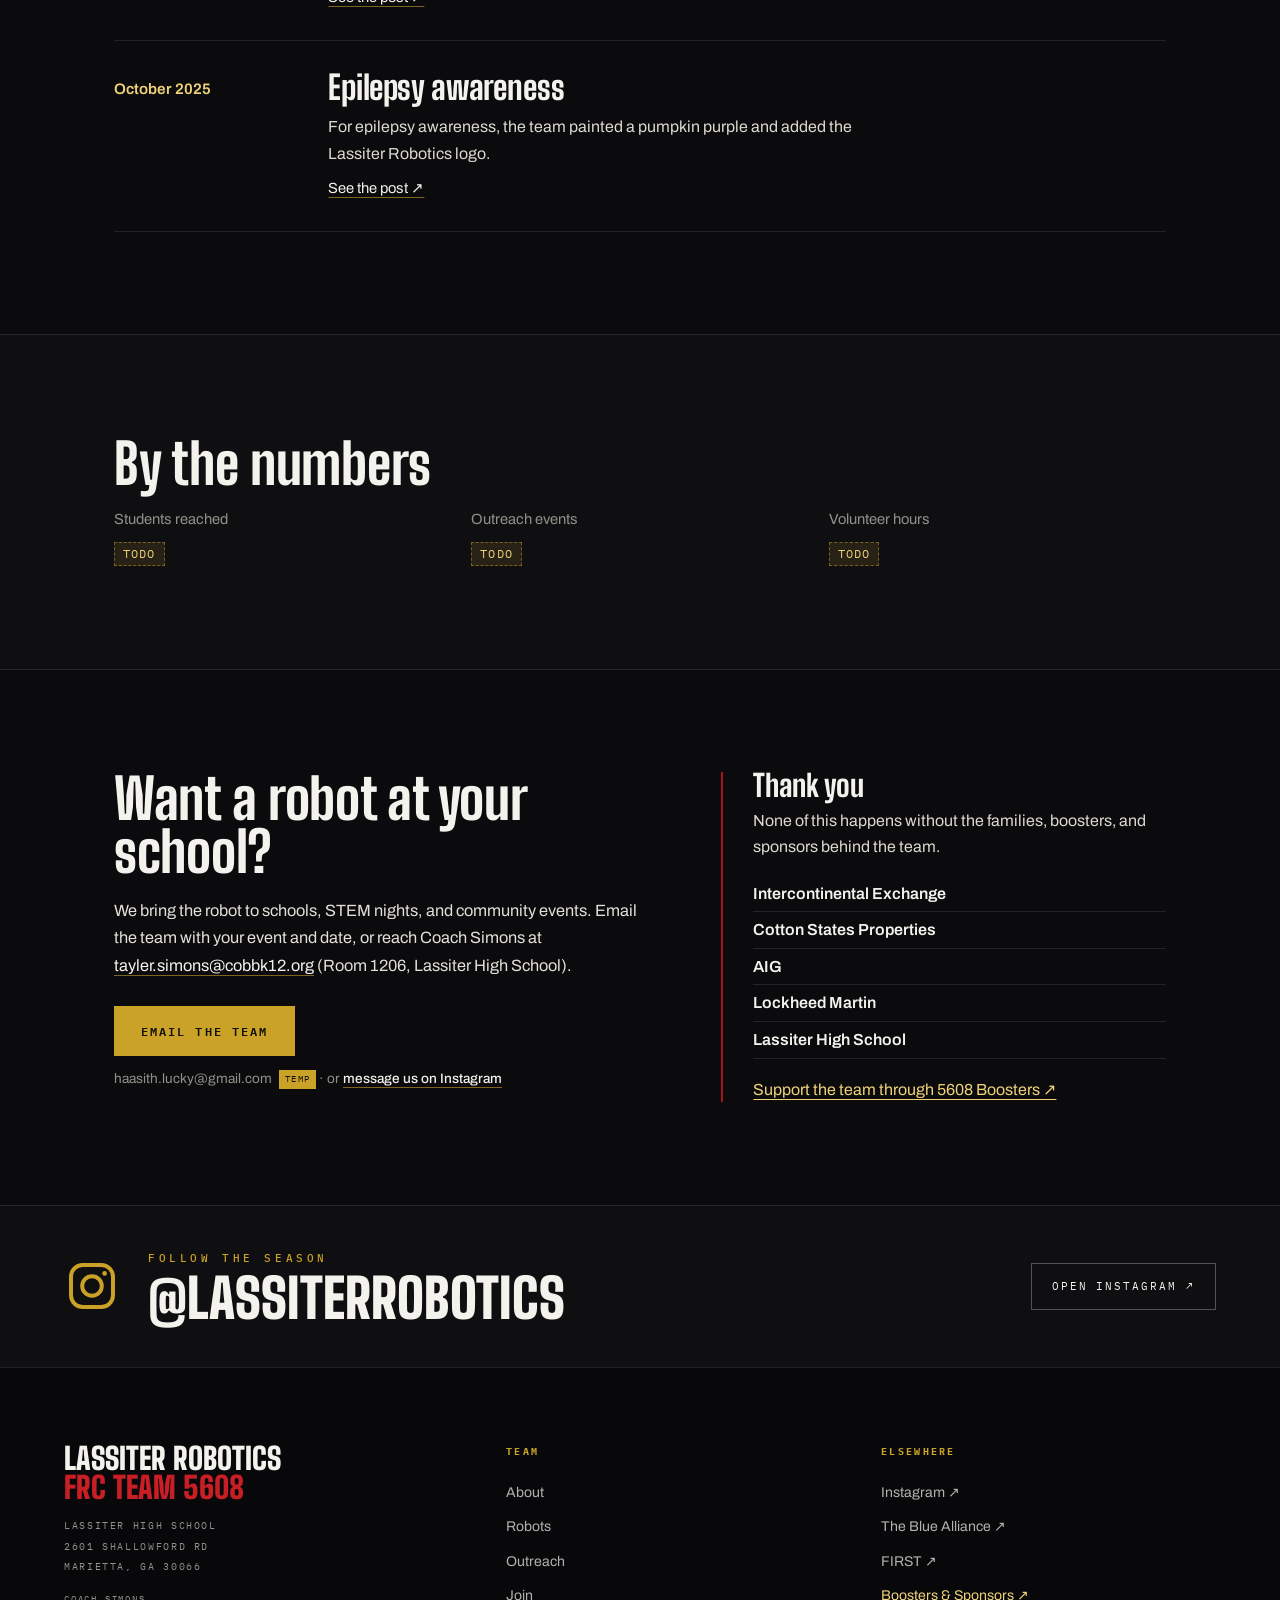
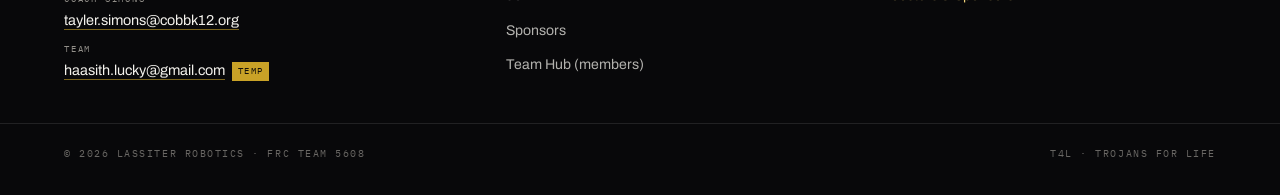
<file: outreach.html>
<!DOCTYPE html>
<html lang="en">
<head>
<meta charset="utf-8">
<meta name="viewport" content="width=device-width, initial-scale=1">
<title>Outreach — Lassiter Robotics 5608</title>
<meta name="description" content="How Lassiter Robotics, FRC Team 5608, brings robotics and STEM to students across our community.">
<link rel="preconnect" href="https://fonts.googleapis.com">
<link rel="preconnect" href="https://fonts.gstatic.com" crossorigin>
<link href="https://fonts.googleapis.com/css2?family=Archivo:wght@400;500;600;700&family=Big+Shoulders+Display:wght@600;700;800;900&family=IBM+Plex+Mono:wght@400;500;600&display=swap" rel="stylesheet">
<link rel="stylesheet" href="site.css">
<!--
  FACT SOURCES
  Events: the team's own Instagram posts (instagram.com/lassiterrobotics), linked on each entry.
  Sponsors: The Blue Alliance team profile (thebluealliance.com/team/5608).
  Add an event by copying one <li> in the "Where we've been" list. Only things that happened.
-->
</head>
<body class="page2">

<header class="nav solid" id="nav">
  <div class="nav-in">
    <a class="mark" href="index.html"><b>5608</b><span>Lassiter Robotics</span></a>
    <nav class="nav-links" aria-label="Main">
      <a href="index.html">Home</a>
      <a href="index.html#about">About</a>
      <a href="robots.html">Robots</a>
      <a class="on" aria-current="page" href="outreach.html">Outreach</a>
      <a href="join-team-5608.html">Join</a>
      <a href="sponsors.html">Sponsors</a>
      <a href="https://5608boosters.org/" target="_blank" rel="noopener">Boosters ↗</a>
      <a class="ig-link" href="https://www.instagram.com/lassiterrobotics/" target="_blank" rel="noopener" aria-label="Lassiter Robotics on Instagram"><svg viewBox="0 0 24 24" aria-hidden="true"><rect x="3" y="3" width="18" height="18" rx="5"/><circle cx="12" cy="12" r="4.2"/><circle cx="17.4" cy="6.6" r="1" class="dot"/></svg></a>
      <a class="hub-link" href="team-hub.html"><svg viewBox="0 0 16 16" aria-hidden="true"><rect x="3" y="7" width="10" height="7" rx="1"/><path d="M5.5 7V5a2.5 2.5 0 0 1 5 0v2"/></svg>Team Hub</a>
    </nav>
    <button class="burger" id="burger" aria-label="Menu" aria-expanded="false"><i></i><i></i><i></i></button>
  </div>
</header>

<div class="mobile" id="mobile">
  <a href="index.html">Home <span>01</span></a>
  <a href="index.html#about">About <span>02</span></a>
  <a href="robots.html">Robots <span>03</span></a>
  <a href="outreach.html">Outreach <span>04</span></a>
  <a href="join-team-5608.html">Join <span>05</span></a>
  <a href="sponsors.html">Sponsors <span>06</span></a>
  <a href="https://5608boosters.org/" target="_blank" rel="noopener">Boosters <span>↗</span></a>
  <a href="https://www.instagram.com/lassiterrobotics/" target="_blank" rel="noopener">Instagram <span>↗</span></a>
  <a href="team-hub.html">Team Hub <span>Members</span></a>
</div>

<main>

<section class="p2-cover">
  <img class="p2-cover-img" src="images/outreach.jpg" alt="Lassiter Robotics students showing a robot to younger students in a school gym" style="object-position:center 45%">
</section>

<section class="p2-plate">
  <div class="p2-wrap">
    <p class="p2-eyebrow">Outreach</p>
    <h1 class="p2-title">Beyond the robot.</h1>
  </div>
  <div class="p2-wrap p2-intro">
    <p>The competition robot is one outcome. The rest of the year we take robotics to students who haven't met it yet: school visits, STEM nights, and community events around Marietta.</p>
    <p class="p2-links"><a href="#recent">Where we've been</a><a href="#invite">Invite us</a><a href="https://www.instagram.com/lassiterrobotics/" target="_blank" rel="noopener">Instagram ↗</a></p>
  </div>
</section>

<!-- ================================================================
     WHERE WE'VE BEEN — from the team's Instagram
     ================================================================ -->
<section class="p2-sec" id="recent">
  <div class="p2-wrap">
    <h2 class="p2-h">Where we've been</h2>
    <ol class="p2-log">
      <li>
        <time>October 2026</time>
        <div>
          <h3>Shallowford Falls Elementary</h3>
          <p>We brought our robot to Shallowford Falls Elementary to put STEM in front of elementary students and show them what an FRC team does.</p>
          <a href="https://www.instagram.com/p/De1_AyhlUsG/" target="_blank" rel="noopener">See the post ↗</a>
        </div>
      </li>
      <li>
        <time>October 7, 2026</time>
        <div>
          <h3>STEM Night</h3>
          <p>A team presentation and a live robot demo, showing how robotics brings together engineering, programming, problem-solving, and teamwork.</p>
          <a href="https://www.instagram.com/p/DeNKs-TATee/" target="_blank" rel="noopener">See the post ↗</a>
        </div>
      </li>
      <li>
        <time>October 2025</time>
        <div>
          <h3>Epilepsy awareness</h3>
          <p>For epilepsy awareness, the team painted a pumpkin purple and added the Lassiter Robotics logo.</p>
          <a href="https://www.instagram.com/p/DQfaHM7gZ9I/" target="_blank" rel="noopener">See the post ↗</a>
        </div>
      </li>
    </ol>
  </div>
</section>

<!-- ================================================================
     NUMBERS — only publish real ones
     ================================================================ -->
<section class="p2-sec p2-dark">
  <div class="p2-wrap">
    <h2 class="p2-h">By the numbers</h2>
    <!-- TODO: only publish these once you have real numbers. Delete the block otherwise. -->
    <dl class="p2-stats">
      <div><dt>Students reached</dt><dd><span class="todo">TODO</span></dd></div>
      <div><dt>Outreach events</dt><dd><span class="todo">TODO</span></dd></div>
      <div><dt>Volunteer hours</dt><dd><span class="todo">TODO</span></dd></div>
    </dl>
  </div>
</section>

<!-- ================================================================
     INVITE + THANK YOU
     ================================================================ -->
<section class="p2-sec" id="invite">
  <div class="p2-wrap p2-split">
    <div>
      <h2 class="p2-h">Want a robot at your school?</h2>
      <p class="p2-body">We bring the robot to schools, STEM nights, and community events. Email the team with your event and date, or reach Coach Simons at <a class="p2-inline" href="mailto:tayler.simons@cobbk12.org">tayler.simons@cobbk12.org</a> (Room 1206, Lassiter High School).</p>
      <p style="margin-top:26px"><a class="btn btn-gold" href="mailto:haasith.lucky@gmail.com?subject=Lassiter%20Robotics%20visit">Email the team</a></p>
      <p class="p2-source" style="margin-top:12px">haasith.lucky@gmail.com <span class="temp">temp</span> · or <a href="https://www.instagram.com/lassiterrobotics/" target="_blank" rel="noopener">message us on Instagram</a></p>
    </div>
    <div class="p2-thanks">
      <h3>Thank you</h3>
      <p>None of this happens without the families, boosters, and sponsors behind the team.</p>
      <ul>
        <li>Intercontinental Exchange</li>
        <li>Cotton States Properties</li>
        <li>AIG</li>
        <li>Lockheed Martin</li>
        <li>Lassiter High School</li>
      </ul>
      <a href="https://5608boosters.org/" target="_blank" rel="noopener">Support the team through 5608 Boosters ↗</a>
    </div>
  </div>
</section>

</main>

<section class="ig-band">
  <a class="ig-band-in" href="https://www.instagram.com/lassiterrobotics/" target="_blank" rel="noopener">
    <svg viewBox="0 0 24 24" aria-hidden="true"><rect x="3" y="3" width="18" height="18" rx="5"/><circle cx="12" cy="12" r="4.2"/><circle cx="17.4" cy="6.6" r="1" class="dot"/></svg>
    <span class="ig-copy"><span class="kicker">Follow the season</span><b>@lassiterrobotics</b></span>
    <span class="ig-go">Open Instagram ↗</span>
  </a>
</section>

<footer>
  <div class="foot">
    <div>
      <h4>Lassiter Robotics<br><span style="color:var(--crimson-lt)">FRC Team 5608</span></h4>
      <address class="addr">Lassiter High School<br>2601 Shallowford Rd<br>Marietta, GA 30066</address>
      <p class="foot-mail"><span class="who">Coach Simons</span><a href="mailto:tayler.simons@cobbk12.org">tayler.simons@cobbk12.org</a></p>
      <p class="foot-mail"><span class="who">Team</span><a href="mailto:haasith.lucky@gmail.com">haasith.lucky@gmail.com</a> <span class="temp">temp</span></p>
    </div>
    <div class="col">
      <b>Team</b>
      <a href="index.html#about">About</a>
      <a href="robots.html">Robots</a>
      <a href="outreach.html">Outreach</a>
      <a href="join-team-5608.html">Join</a>
      <a href="sponsors.html">Sponsors</a>
      <a href="team-hub.html">Team Hub (members)</a>
    </div>
    <div class="col">
      <b>Elsewhere</b>
      <a href="https://www.instagram.com/lassiterrobotics/" target="_blank" rel="noopener">Instagram ↗</a>
      <a href="https://www.thebluealliance.com/team/5608" target="_blank" rel="noopener">The Blue Alliance ↗</a>
      <a href="https://www.firstinspires.org/" target="_blank" rel="noopener">FIRST ↗</a>
      <a href="https://5608boosters.org/" target="_blank" rel="noopener" style="color:var(--gold-lt)">Boosters &amp; Sponsors ↗</a>
    </div>
  </div>
  <div class="foot-bar">
    <div>© 2026 Lassiter Robotics · FRC Team 5608</div>
    <div>T4L · Trojans for Life</div>
  </div>
</footer>

<script src="site.js"></script>
</body>
</html>
</file>
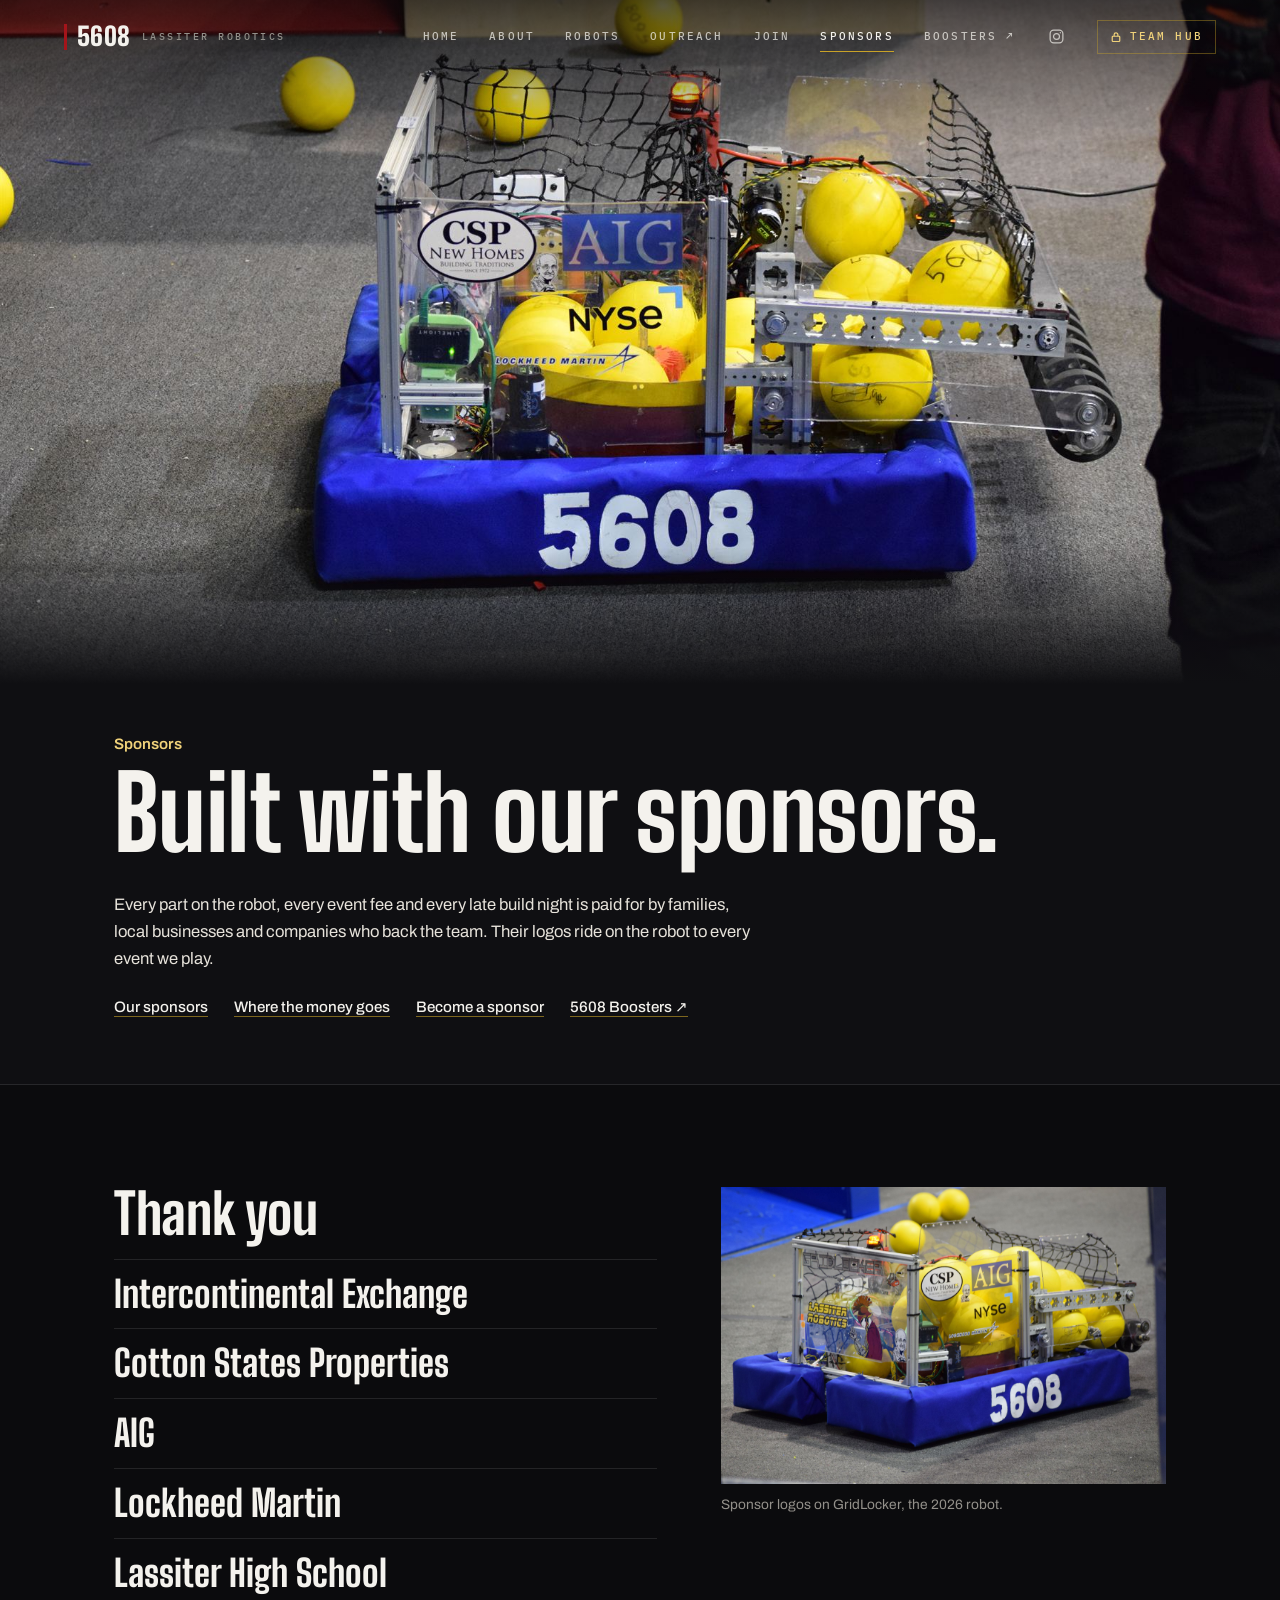
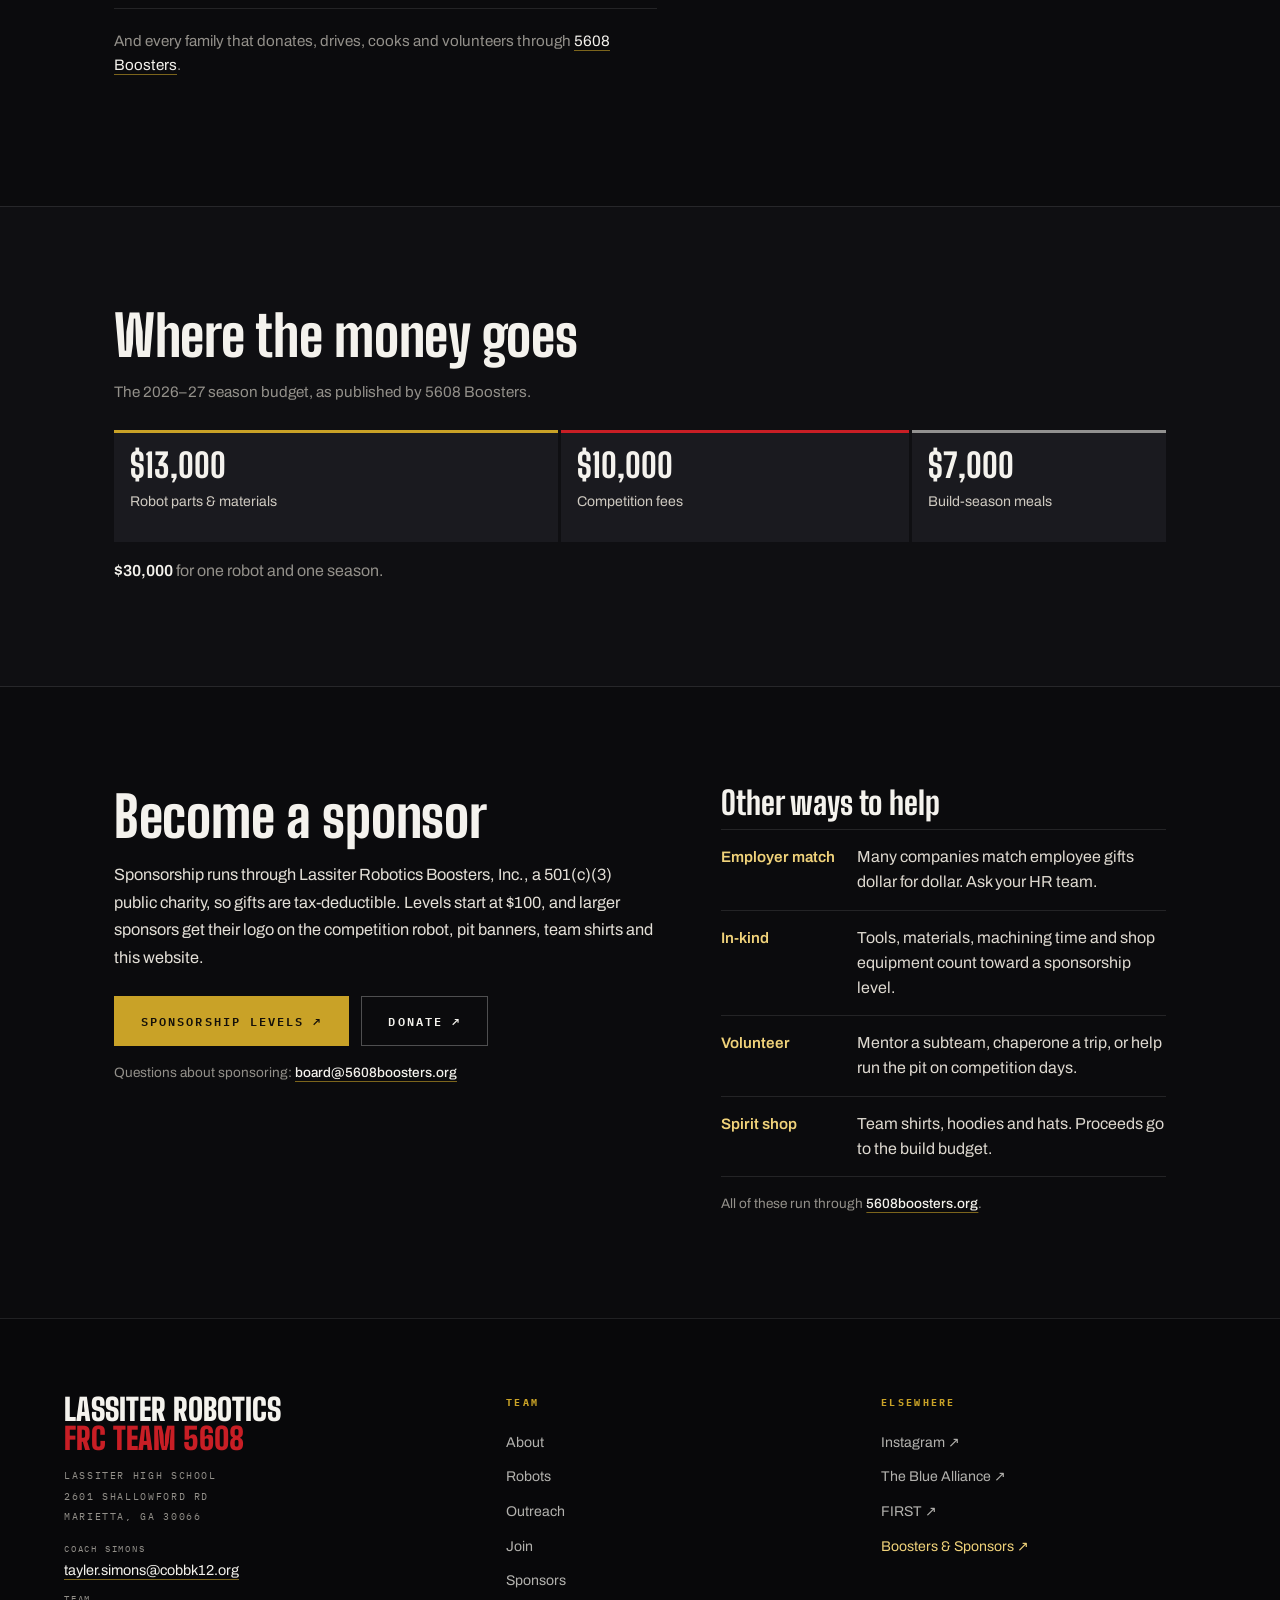
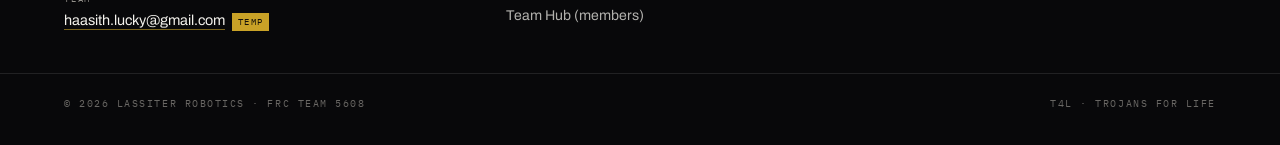
<file: sponsors.html>
<!DOCTYPE html>
<html lang="en">
<head>
<meta charset="utf-8">
<meta name="viewport" content="width=device-width, initial-scale=1">
<title>Sponsors — Lassiter Robotics 5608</title>
<meta name="description" content="The sponsors behind Lassiter Robotics, FRC Team 5608, and how to support the team through 5608 Boosters.">
<link rel="preconnect" href="https://fonts.googleapis.com">
<link rel="preconnect" href="https://fonts.gstatic.com" crossorigin>
<link href="https://fonts.googleapis.com/css2?family=Archivo:wght@400;500;600;700&family=Big+Shoulders+Display:wght@600;700;800;900&family=IBM+Plex+Mono:wght@400;500;600&display=swap" rel="stylesheet">
<link rel="stylesheet" href="site.css">
<!--
  FACT SOURCES
  Sponsor names: The Blue Alliance team profile (thebluealliance.com/team/5608).
  Budget, tiers, contacts: 5608boosters.org (the Boosters run sponsorship; this page only points there).
  When a sponsor joins or leaves, edit the list in "Thank you" below. Keep amounts and
  checkout on the Boosters site so there's one source of truth.
-->
</head>
<body class="page2">

<header class="nav solid" id="nav">
  <div class="nav-in">
    <a class="mark" href="index.html"><b>5608</b><span>Lassiter Robotics</span></a>
    <nav class="nav-links" aria-label="Main">
      <a href="index.html">Home</a>
      <a href="index.html#about">About</a>
      <a href="robots.html">Robots</a>
      <a href="outreach.html">Outreach</a>
      <a href="join-team-5608.html">Join</a>
      <a class="on" aria-current="page" href="sponsors.html">Sponsors</a>
      <a href="https://5608boosters.org/" target="_blank" rel="noopener">Boosters ↗</a>
      <a class="ig-link" href="https://www.instagram.com/lassiterrobotics/" target="_blank" rel="noopener" aria-label="Lassiter Robotics on Instagram"><svg viewBox="0 0 24 24" aria-hidden="true"><rect x="3" y="3" width="18" height="18" rx="5"/><circle cx="12" cy="12" r="4.2"/><circle cx="17.4" cy="6.6" r="1" class="dot"/></svg></a>
      <a class="hub-link" href="team-hub.html"><svg viewBox="0 0 16 16" aria-hidden="true"><rect x="3" y="7" width="10" height="7" rx="1"/><path d="M5.5 7V5a2.5 2.5 0 0 1 5 0v2"/></svg>Team Hub</a>
    </nav>
    <button class="burger" id="burger" aria-label="Menu" aria-expanded="false"><i></i><i></i><i></i></button>
  </div>
</header>

<div class="mobile" id="mobile">
  <a href="index.html">Home <span>01</span></a>
  <a href="index.html#about">About <span>02</span></a>
  <a href="robots.html">Robots <span>03</span></a>
  <a href="outreach.html">Outreach <span>04</span></a>
  <a href="join-team-5608.html">Join <span>05</span></a>
  <a href="sponsors.html">Sponsors <span>06</span></a>
  <a href="https://5608boosters.org/" target="_blank" rel="noopener">Boosters <span>↗</span></a>
  <a href="https://www.instagram.com/lassiterrobotics/" target="_blank" rel="noopener">Instagram <span>↗</span></a>
  <a href="team-hub.html">Team Hub <span>Members</span></a>
</div>

<main>

<section class="p2-cover">
  <img class="p2-cover-img" src="images/2026/gridlocker-front.jpg" alt="GridLocker with its sponsor logos on the side panels" style="object-position:center 45%">
</section>

<section class="p2-plate">
  <div class="p2-wrap">
    <p class="p2-eyebrow">Sponsors</p>
    <h1 class="p2-title">Built with our sponsors.</h1>
  </div>
  <div class="p2-wrap p2-intro">
    <p>Every part on the robot, every event fee and every late build night is paid for by families, local businesses and companies who back the team. Their logos ride on the robot to every event we play.</p>
    <p class="p2-links"><a href="#thanks">Our sponsors</a><a href="#budget">Where the money goes</a><a href="#become">Become a sponsor</a><a href="https://5608boosters.org/" target="_blank" rel="noopener">5608 Boosters ↗</a></p>
  </div>
</section>

<!-- ================================================================
     THANK YOU — names from The Blue Alliance team profile
     ================================================================ -->
<section class="p2-sec" id="thanks">
  <div class="p2-wrap p2-split">
    <div>
      <h2 class="p2-h">Thank you</h2>
      <ul class="sp-names">
        <li>Intercontinental Exchange</li>
        <li>Cotton States Properties</li>
        <li>AIG</li>
        <li>Lockheed Martin</li>
        <li>Lassiter High School</li>
      </ul>
      <p class="p2-note" style="margin-top:20px">And every family that donates, drives, cooks and volunteers through <a class="p2-inline" href="https://5608boosters.org/" target="_blank" rel="noopener">5608 Boosters</a>.</p>
    </div>
    <figure class="p2-fig">
      <img src="images/2026/gridlocker-hero.jpg" alt="Sponsor logos on GridLocker's side panels" loading="lazy">
      <figcaption>Sponsor logos on GridLocker, the 2026 robot.</figcaption>
    </figure>
  </div>
</section>

<!-- ================================================================
     BUDGET — from 5608boosters.org (2026–27 season)
     ================================================================ -->
<section class="p2-sec p2-dark" id="budget">
  <div class="p2-wrap">
    <h2 class="p2-h">Where the money goes</h2>
    <p class="p2-note">The 2026–27 season budget, as published by 5608 Boosters.</p>
    <div class="sp-budget" role="img" aria-label="2026 to 2027 budget: $13,000 robot parts and materials, $10,000 competition fees, $7,000 build-season meals, $30,000 total">
      <div class="seg" style="flex:13"><b>$13,000</b><span>Robot parts &amp; materials</span></div>
      <div class="seg" style="flex:10"><b>$10,000</b><span>Competition fees</span></div>
      <div class="seg" style="flex:7"><b>$7,000</b><span>Build-season meals</span></div>
    </div>
    <p class="sp-total"><b>$30,000</b> for one robot and one season.</p>
  </div>
</section>

<!-- ================================================================
     BECOME A SPONSOR — summary only; Boosters handle the details
     ================================================================ -->
<section class="p2-sec" id="become">
  <div class="p2-wrap p2-split">
    <div>
      <h2 class="p2-h">Become a sponsor</h2>
      <p class="p2-body">Sponsorship runs through Lassiter Robotics Boosters, Inc., a 501(c)(3) public charity, so gifts are tax-deductible. Levels start at $100, and larger sponsors get their logo on the competition robot, pit banners, team shirts and this website.</p>
      <p style="margin-top:24px;display:flex;gap:12px;flex-wrap:wrap">
        <a class="btn btn-gold" href="https://5608boosters.org/#tiers" target="_blank" rel="noopener">Sponsorship levels ↗</a>
        <a class="btn btn-ghost" href="https://5608boosters.org/#donate" target="_blank" rel="noopener">Donate ↗</a>
      </p>
      <p class="p2-source" style="margin-top:16px">Questions about sponsoring: <a href="mailto:board@5608boosters.org">board@5608boosters.org</a></p>
    </div>
    <div>
      <h3 class="sp-h3">Other ways to help</h3>
      <table class="p2-spec">
        <tr><th>Employer match</th><td>Many companies match employee gifts dollar for dollar. Ask your HR team.</td></tr>
        <tr><th>In-kind</th><td>Tools, materials, machining time and shop equipment count toward a sponsorship level.</td></tr>
        <tr><th>Volunteer</th><td>Mentor a subteam, chaperone a trip, or help run the pit on competition days.</td></tr>
        <tr><th>Spirit shop</th><td>Team shirts, hoodies and hats. Proceeds go to the build budget.</td></tr>
      </table>
      <p class="p2-source" style="margin-top:16px">All of these run through <a href="https://5608boosters.org/" target="_blank" rel="noopener">5608boosters.org</a>.</p>
    </div>
  </div>
</section>

</main>

<footer>
  <div class="foot">
    <div>
      <h4>Lassiter Robotics<br><span style="color:var(--crimson-lt)">FRC Team 5608</span></h4>
      <address class="addr">Lassiter High School<br>2601 Shallowford Rd<br>Marietta, GA 30066</address>
      <p class="foot-mail"><span class="who">Coach Simons</span><a href="mailto:tayler.simons@cobbk12.org">tayler.simons@cobbk12.org</a></p>
      <p class="foot-mail"><span class="who">Team</span><a href="mailto:haasith.lucky@gmail.com">haasith.lucky@gmail.com</a> <span class="temp">temp</span></p>
    </div>
    <div class="col">
      <b>Team</b>
      <a href="index.html#about">About</a>
      <a href="robots.html">Robots</a>
      <a href="outreach.html">Outreach</a>
      <a href="join-team-5608.html">Join</a>
      <a href="sponsors.html">Sponsors</a>
      <a href="team-hub.html">Team Hub (members)</a>
    </div>
    <div class="col">
      <b>Elsewhere</b>
      <a href="https://www.instagram.com/lassiterrobotics/" target="_blank" rel="noopener">Instagram ↗</a>
      <a href="https://www.thebluealliance.com/team/5608" target="_blank" rel="noopener">The Blue Alliance ↗</a>
      <a href="https://www.firstinspires.org/" target="_blank" rel="noopener">FIRST ↗</a>
      <a href="https://5608boosters.org/" target="_blank" rel="noopener" style="color:var(--gold-lt)">Boosters &amp; Sponsors ↗</a>
    </div>
  </div>
  <div class="foot-bar">
    <div>© 2026 Lassiter Robotics · FRC Team 5608</div>
    <div>T4L · Trojans for Life</div>
  </div>
</footer>

<script src="site.js"></script>
</body>
</html>
</file>
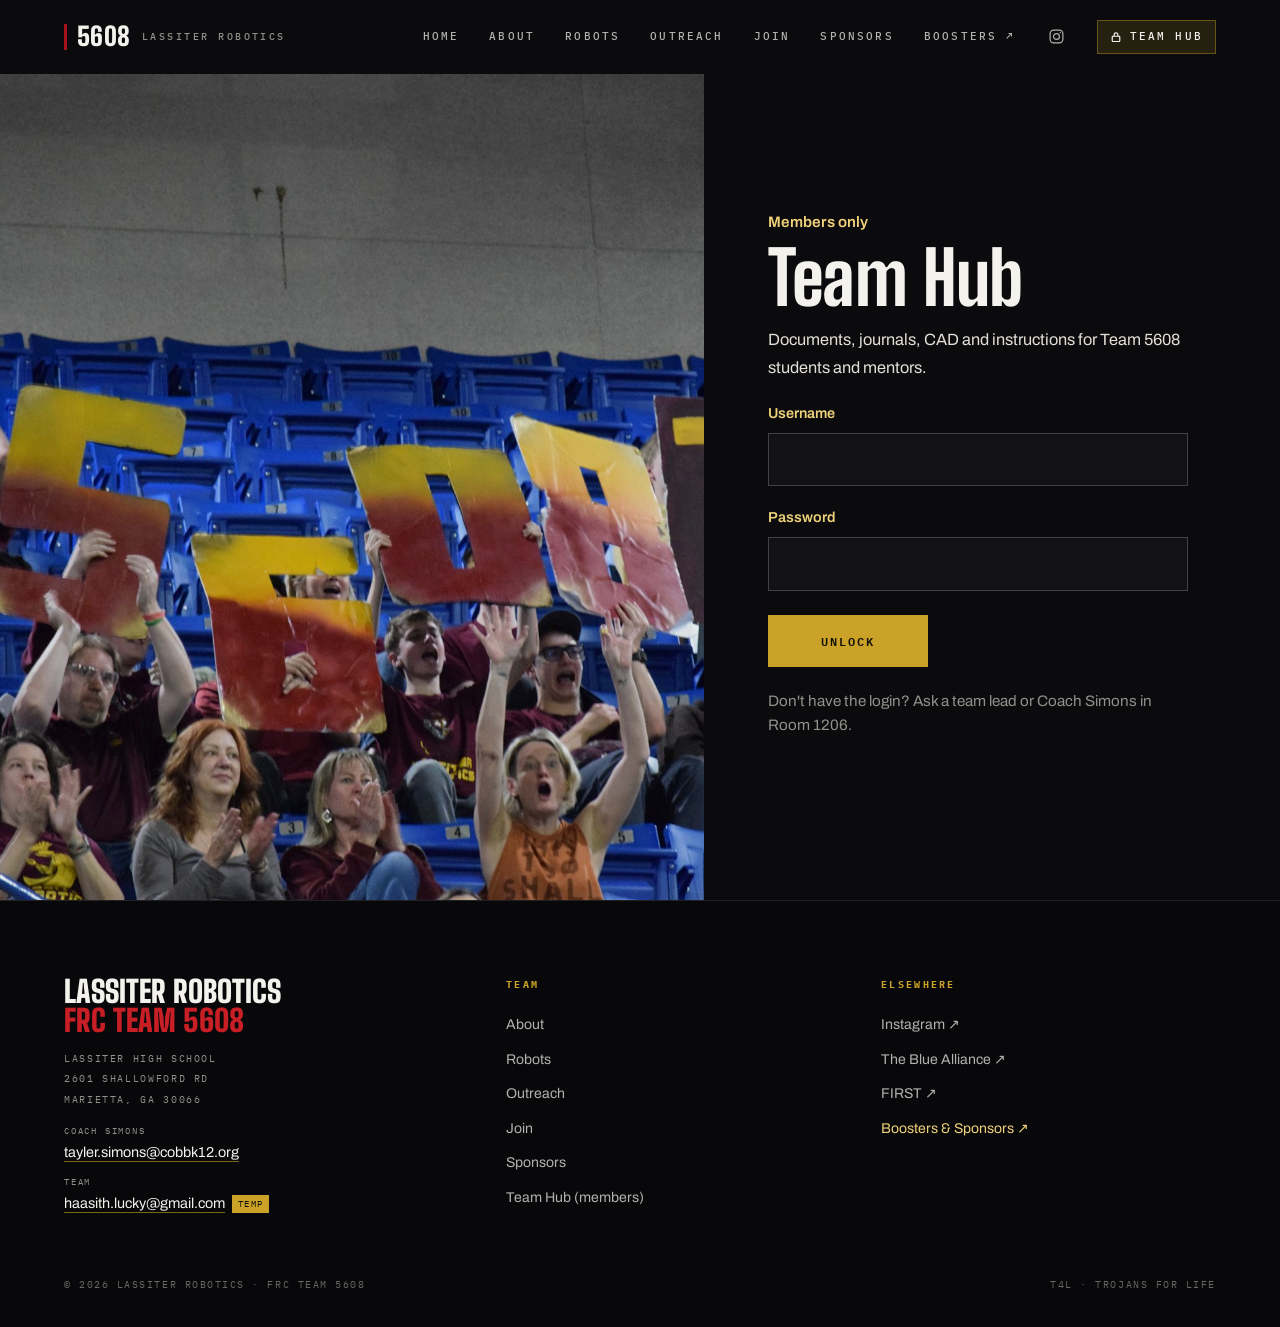
<file: team-hub.html>
<!DOCTYPE html>
<html lang="en">
<head>
<meta charset="utf-8">
<meta name="viewport" content="width=device-width, initial-scale=1">
<title>Team Hub — Lassiter Robotics 5608</title>
<meta name="robots" content="noindex, nofollow">
<link rel="preconnect" href="https://fonts.googleapis.com">
<link rel="preconnect" href="https://fonts.gstatic.com" crossorigin>
<link href="https://fonts.googleapis.com/css2?family=Archivo:wght@400;500;600;700&family=Big+Shoulders+Display:wght@600;700;800;900&family=IBM+Plex+Mono:wght@400;500;600&display=swap" rel="stylesheet">
<link rel="stylesheet" href="site.css">
<!--
  TEAM HUB — members-only page.
  The hub content is NOT in this file as readable HTML. It is encrypted
  (AES-256-GCM, key derived from the team login with PBKDF2) and only
  decrypted in the browser after the right username + password.

  To change what's inside or change the login:
    1. edit _private/team-hub.md   (files go in _private/hub-files/; never upload _private/)
    2. double-click update-team-hub.bat   (or: node tools/build-team-hub.mjs)
  See tools/README-team-hub.md.
-->
</head>
<body class="page2 hub-page">

<header class="nav solid" id="nav">
  <div class="nav-in">
    <a class="mark" href="index.html"><b>5608</b><span>Lassiter Robotics</span></a>
    <nav class="nav-links" aria-label="Main">
      <a href="index.html">Home</a>
      <a href="index.html#about">About</a>
      <a href="robots.html">Robots</a>
      <a href="outreach.html">Outreach</a>
      <a href="join-team-5608.html">Join</a>
      <a href="sponsors.html">Sponsors</a>
      <a href="https://5608boosters.org/" target="_blank" rel="noopener">Boosters ↗</a>
      <a class="ig-link" href="https://www.instagram.com/lassiterrobotics/" target="_blank" rel="noopener" aria-label="Lassiter Robotics on Instagram"><svg viewBox="0 0 24 24" aria-hidden="true"><rect x="3" y="3" width="18" height="18" rx="5"/><circle cx="12" cy="12" r="4.2"/><circle cx="17.4" cy="6.6" r="1" class="dot"/></svg></a>
      <a class="hub-link on" href="team-hub.html"><svg viewBox="0 0 16 16" aria-hidden="true"><rect x="3" y="7" width="10" height="7" rx="1"/><path d="M5.5 7V5a2.5 2.5 0 0 1 5 0v2"/></svg>Team Hub</a>
    </nav>
    <button class="burger" id="burger" aria-label="Menu" aria-expanded="false"><i></i><i></i><i></i></button>
  </div>
</header>

<div class="mobile" id="mobile">
  <a href="index.html">Home <span>01</span></a>
  <a href="index.html#about">About <span>02</span></a>
  <a href="robots.html">Robots <span>03</span></a>
  <a href="outreach.html">Outreach <span>04</span></a>
  <a href="join-team-5608.html">Join <span>05</span></a>
  <a href="sponsors.html">Sponsors <span>06</span></a>
  <a href="https://5608boosters.org/" target="_blank" rel="noopener">Boosters <span>↗</span></a>
  <a href="https://www.instagram.com/lassiterrobotics/" target="_blank" rel="noopener">Instagram <span>↗</span></a>
  <a href="team-hub.html">Team Hub <span>Members</span></a>
</div>

<!-- ================================================================
     LOGIN
     ================================================================ -->
<section class="vault2" id="vault">
  <div class="vault2-photo"><img src="images/2026/stands-t4l.jpg" alt="Lassiter Robotics fans in the stands holding up 5608 and T4L signs"></div>
  <div class="vault2-side">
    <form class="vault2-form" id="loginForm" autocomplete="on">
      <p class="p2-eyebrow">Members only</p>
      <h1 class="p2-title">Team Hub</h1>
      <p class="p2-body">Documents, journals, CAD and instructions for Team 5608 students and mentors.</p>
      <label class="field2"><span>Username</span><input id="hubUser" name="username" autocomplete="username" autocapitalize="none" spellcheck="false" required></label>
      <label class="field2"><span>Password</span><input id="hubPass" name="password" type="password" autocomplete="current-password" required></label>
      <button class="btn btn-gold" id="hubBtn" type="submit">Unlock </button>
      <p class="vault-err" id="hubErr" role="alert" hidden>That login didn't work. Check with a team lead for the current one.</p>
      <p class="p2-note" style="margin-top:22px">Don't have the login? Ask a team lead or Coach Simons in Room 1206.</p>
    </form>
  </div>
</section>

<!-- ================================================================
     HUB (filled after unlock)
     ================================================================ -->
<main class="hub" id="hub" hidden>
  <div class="hub2-bar">
    <div class="p2-wrap hub2-bar-in">
      <span>Signed in to the Team Hub</span>
      <button class="hub2-lock" id="hubLock" type="button">Lock</button>
    </div>
  </div>
  <div id="hubContent"></div>
</main>

<footer>
  <div class="foot">
    <div>
      <h4>Lassiter Robotics<br><span style="color:var(--crimson-lt)">FRC Team 5608</span></h4>
      <address class="addr">Lassiter High School<br>2601 Shallowford Rd<br>Marietta, GA 30066</address>
      <p class="foot-mail"><span class="who">Coach Simons</span><a href="mailto:tayler.simons@cobbk12.org">tayler.simons@cobbk12.org</a></p>
      <p class="foot-mail"><span class="who">Team</span><a href="mailto:haasith.lucky@gmail.com">haasith.lucky@gmail.com</a> <span class="temp">temp</span></p>
    </div>
    <div class="col">
      <b>Team</b>
      <a href="index.html#about">About</a>
      <a href="robots.html">Robots</a>
      <a href="outreach.html">Outreach</a>
      <a href="join-team-5608.html">Join</a>
      <a href="sponsors.html">Sponsors</a>
      <a href="team-hub.html">Team Hub (members)</a>
    </div>
    <div class="col">
      <b>Elsewhere</b>
      <a href="https://www.instagram.com/lassiterrobotics/" target="_blank" rel="noopener">Instagram ↗</a>
      <a href="https://www.thebluealliance.com/team/5608" target="_blank" rel="noopener">The Blue Alliance ↗</a>
      <a href="https://www.firstinspires.org/" target="_blank" rel="noopener">FIRST ↗</a>
      <a href="https://5608boosters.org/" target="_blank" rel="noopener" style="color:var(--gold-lt)">Boosters &amp; Sponsors ↗</a>
    </div>
  </div>
  <div class="foot-bar">
    <div>© 2026 Lassiter Robotics · FRC Team 5608</div>
    <div>T4L · Trojans for Life</div>
  </div>
</footer>

<!-- HUB-DATA:START — generated by tools/build-team-hub.mjs, do not edit by hand -->
<script type="application/json" id="hubData">{"v":2,"iter":600000,"salt":"f8RuIDVwSVJf7wgZ6gRKbg==","iv":"3z34jtewOKWypcnr","ct":"aWDgPTeQrttD/6TgITv6v7gQKexJ48nRUN/cUa+H9/r1HU4fOEwGwIdzfWSIWxLfovUrTJRVkSV+Z90hmn7ygaCZx6ccJ3KU/qKdM/qA9laEmN9bXgRaxh2oCC55guSmDaneE0MLY0Tfe59V4XSroa+lAnFfOAy2W5TJDVxIgbVIv7sDMY5ARrSY1rneZSs8qo/08Mq3TwVepqgFubb/ghbG0Nfha1/YzqVvNvvQUdmjh+OHhBYTQaTkyG8yHZlea4oIGwBSgvrfSI9rw2rHochyaephs77J0lRXM9+PKac7TazSvd+zYqGfzPsBlb1n2DG8bluKJvYrEXGwNtNrxfTQ5uVo0fmaF/o8oHS5QJcboEYz9qcdOhbtXsKo0u0SZgbLGaKmcM78VBgdUuXIjbSnM/DD19juYQDeY61BDZkUIIeMgKSWj+XX2aHjADRrGb4QpirQFWCdzekqmBoru+Sf6hamVFX6ka59WloKdirhC4RLFjUrDZqdhil887QMOMe3uY8nzSjc6EvH09jPWpNz1CEtebc2mR9s4+t0EaQ5Qykc7O9KIB9mDA3BEhzFGP85xgS2GlGm2ay3mJ+PSkC/7nR/Z7MP67pyn33HpLNQWlzX1kP2sxAgX9JaBgzPWXo39vHIyhYj3ReFnT3vUUT/1oDhVy2OufmHKjuGDjtsXsL8S40LNNI6s5UQtgl/bf6+qlQ/qxa7hIAlNHF19biGn45lw8EqKZK4Cvt4D7qcEkje5RE2d16da3DfcL4PDvVIhzSevwKd/1LXfVZqSGENAPk+Vc9D6p74QEobVYYUcGscmmwjhbVmp5vpWYW0KJ0KMwZVHu3UpCiUx+PZcD7FerZ/We25bk/owSC2otpAu6wXdoZRWQgGR26PZRRYraYFwZ16tS1acgw0ZIgoG9OKrJaawNH6Fe0aYWb7Td+1tCpQQwnZ/Jehu5/HqHebPBNocGahxOG9lUTPkateimClo2P8ci8/M9HG6YfOF4syjTyxVbJUg/toLKEcCUXKD78EW4rmgRpjPnozS9f+ClbJIosN9LtblufXu+Srm5PE2jW2HwkC+kL1qFCVWNjH46zoRD8j5H+F/7AMAyNG90WW+T7iE76SXvfRXBiZJuqmeKv7jfogIsZg6GWmajU1N9+FC/rukAATQnn05vrYE4XvTkfi6ZASdYniCAx5wKGYA5ReDYx479cLrBrcsCtG4pSfGHdA78STYYULvs6cpeAb7ga0oDbI462S/5ASRuwcfns/wESOcfsmK/[base64]/f2xo+Lqblz3bWDXZ04AueHEaKY35jjyblzDyzTVHk54T98tSxAzwxLj5T25HeN3L6CBW/COOX8r/sSpzFU+8oDY7PAguxURtJLZMF4XGm7PsEvVDZzJ1/[base64]/ss/CH+kJCFdrAR9171FSK8WrDPSDnHFoPJXiWDNLFQdd8g/hCoCqHXvJrXn3yJPV04B1T8irNljjW8o/JQrkDw17BKBcv6gbkhWtsWpDWrqTGmEqAgRMlWMh4K0a8kooWN3oNr33w8EMTEAwieV8pbfVAx24HeJY35EXixR3CG9Dimf3Lj+BsDuskbLk1S4wYFh/fwq9xTAvToH2CSqReNfZ6UGoXtiFCeWuHHlfF5u1NrvnfwCwP6IrxthG97h0n3HP+KbIfa9dF1m89cHYnPxtuKGE61f8TKp2Uyu0SOfKB8MSpqHFe9NoGEgywFOGnNBmQW6lmjvYrpC3JBh/Ay2lZpGH92f+r/vzfZ9rU3kpBaYCeRkWCH8VX6A+XfFEfn013Ut2vTvUFYhmZxf0Du5ouFTU9oRMsY4sc+zpzrU5avvVMxfUEOn6jfbRAOP79qDoOx5Nmw1iKzWD5drKpb9UvDRRgZfk9M9HQMN/ZzR6djAkr8C227ZfB2Tpwj8CAvqAObG+YDJhWjRRksybZQ7D8y1otoYvWzI9pDA1LejmcSWlRCFW4tAFnCcPNrPoXpvKnM4x+eGY6vJYqqflpprXFHM94oW9CvPNoxFDSFSnEGmUWZZUilAwZYEepGzTXFpt1yFSWmI+WQxB0YrdTXvb/ZnWoP8uArY16BG0Iw2ndT0lfircodJ3E1D+L4EID6zD+rvQerTHr2j5wT73SalfFLG1OTtXhTR+XLDemZd2TFj003TPj83mGl9ZmVaa0g0M3FB2CvMwloJvV92cIB4yJa2Azk9z3VU9GMRr2iR/TPGj6FLkV56Y96MHx2Hr96fm+wvsFHOGYgSB0MH3C12GTnKGdS65IwHWx99CszUvItsZj+1nTYWgNfPUUn1xND/+bUOW4V22TOvwSL2sRTgGEkxOJZiz4Z2u+5ZBPrIXrIWUCfEqcvhNm8oCceW3yA7jtKwn/IEmFdnFkGdW+/THcQ+jttD+itXuuOGOwJ6PajV7I2+JZZyyfkUv4U3+YIEGSWCP9KmrTrPLUxqghzAv5Tuhhcwq0GRI66vKq7S8oM8amMC6s9WgAFaeFUANVjw0HqPuBJsqUcD+x9zU11k6Uo+xd6JQbhtP904lYzMlv1/GxuqhIAwCbKYa/chwN84vOomZ4osmjD4oZs1kD+aAyST72ccMpZIvT/90c6C9Hm26XQu8UBgoW56r0ZJmgkw/OLfiDXKXSjTHs/HsvRp1hGc8nwz4pmyF9qrQ1ytQtqeZFEsWyYIriScu3FzEF4QsFSq6yU366OZ9w1rFzapPNLSu+fUX2ccQCGCsNpKRMSAQIDyallzf60sejvhj/uLnP8j3+mDERnY8LSvhBubzquFZDR9tR+I7ZjSmVxFwKczg+YsPGlgmSFCRKAI5bh98UEGdNrmS/iLwdQiq+EQaqIl9ahOD73Yo5ST6q8F4TNI8csX9lD77hsGCkCO6vgRst2VZJXOOk6zxUDYS805ZqwhPNNRho8JrM3hA7vaFo0C8yoPeblDKZIKQzoNSX28gS4mnzZ9jgiKRKCn6qH3WiV019RAcfZEokDKuaT7cNjnJQ1qC21sKCDOWxoAypG+5q/BAeekZiPkw+vsuXcFaolYVPkH2QAfvNe5tnHpAYMQs8/MocagbdJfOgLK514PEctXjbW/+r3dVNaQUn8ieudkK8zp8yq2TtrfYsg/Q8ae3MsQrjGm6JyOyXlk4BIRIdg4fZrOb0x9kRI2tMhfpfPsZKBNo4tS3rqC8dy5eCABpmf2wt+qXaYQNaySj/2eF2v0Vvc6q/SM6U9Ns4xxuMeovAvEgOfYMovcJCR6RRSOgh1/oyRRD9l1Q8cofIlaii5c+CfeNlCLJgHzCTarTOYQyTo/ngnfq1cKNi2mbAC5tmXh/byV/xx0L0E7rwS38YDhsDqMbuOrLU6EGze9h69F9S/9frblANCbCuQv11Alq6mngust2gm7SQT3VlfwBibpPLU7zsWde4HCyOvcO51TqEb08P2WWHcnY+B5hG337hY+TEQyZX3fb9IZfac7a03vr9aLGVDk00JczQWwCg2DDpFOo244Z5g9OxjhSlGdQzxeNRduD200MRJBfNBV8KRniUOvjncyQS6PGqMbiH4Nn/eIolBKzWnkaRDuHcVjPFzB8gLqYKns9zrudNhJfDRt7zyHxj9OEmK3gM7TLs3c4B/LP+Y0G7C7/wst6K3V7wUC/w9yCgPLwaBWFfcSX06mJtyWOeGk/TeAYLms848hEWdSy+BqzRFk53daEbjf29CT+zQSZfkrIqibLkj4yIqNh7P+XpS21IBqwrLASv9M2jZqFVAojanSK6fOWI54nJiOfIlp+3zzUicl+rOAA91bKI13laPgSfmhS4BkNCOYd3/60GXE4qvccrd2iZsiPAQr/XE3jIm1j1Oravv97YnDs7Xfrg72xUCKLH2eBH7xTTiBS7sL5OcOi2+TuXduJbqR0ubT6raIrpcaltXo0Xl3yHxuOm2btb+jqKLyqMFZVzYFNhJ1gBUoAcuuEgmljhlt0cc4uq/J+AiH3s/c1yCqjvpUk6jNfBNqJnhQ+hFjo+hvVPyMBKeKQZE6d3vlk5t0o9p1TuQU01j9jN/Y/zuiCkZUyIAEXA0HyzAjgYNTwvsOIiQXymBMvWfdrzaA6af91CWaXG6qwcgs6lSDLxxW2LOqkVit3vTA72Vx0ZGx5LjCFh9J/lqQ5buZF04SPsFs6oj8pq1NznfTGdnyTcuNt1Ae7hk3WWqyCri46+CM8pKNVN53ySqGWimV2qxwJvsafesCS6bb3Y7lq8SY6yn00AThyGgcctJ/yIZVOEK/XPh6UmhvG7hdKwhC8Bz/VAm/6mfDlbFUU/+jf1MXfszOg624yM6VMiMBb4mpSYp+atpUNaOFV4LPfZMh710jmgGDnXUOLAr0HhB/truWTV0mkVa86/GOi5OjvSgJFnU2kKSb9xB/cmOrYcKWcHVO6rAG1jtiL0hDvHgdK2Gv4/0qSzsyw+Aqq7dcXF387aoTuxH/HFBQfKkIAId8Rw+SvBLmriuDF0uCp5ljgRjAv6Cv8QYj0rnspcjoWOGFg4jp3EtKmWojesfVAKak1XYb08FtHYfBXotJqVt5cIxOAUxTkJ72PzWdV4iGRFiQfn8Z04E23T4lIZVN2du+dbqMylnDR3H9vjMBSjMk2kkHk9/T43Jc6EY2ki3pG16kOfnEa+yFZjA0ePEDYwbLZXCStyYynh9VFia9YJrildBrUdFTuRcfjBFTEEXfQ9eWdoHpq3vx9yPfmwiZS2s5jY5UOsQ+Tjef0aiVufT/+b4HdD3HPw8zJhHf5zGGvcYig/3pzeop/P30wgAH65uzsdAKqDJymqLOBq27YV/6CYaOQMCZdET4UlLyUKRTDQB9+tK7sUBGU8UcWbRTxJJhtyczpdbsSzshAGiNw+T3VDRvAaNRcvp9yjnvRlegC7C1s8ZfPRT7JUwouIBvmWjelaQuvJp5f8Zn5kPHHJgtXZ0hCvJ3yVbnZgmQD81Rx7Qk5L/ae68oub5mFKyy66e1WPOtpDIeamKgWQwy3xBtQpufTcMuzdJgfRRZn5rmASI0kj2Ma+EtugoHX9PLQIMShP9J+CK5ptAkWEPiuSlIqpRmMajiQUPya9wh+z7L0QMxTeSag78+k+g+LnAfwhlyWfkYXheKjfrKfkDBAWp/kbv6b5QdSPuCxoSuXNRKyhaG9tDNVLCu1AEH1b689LXxx8zas9a+eVumclTj8h9S48EytjwUhpgmmJG5sy8oxyRSxWhqAbfZrv/IbQaE1TW8ILStbzQo9Mnl0FKHTXzOdfzj6LSNaveVuM+/IcpUFNel+veVUVuk0ANwDjQOTi+goGtiNLBXvq1gnB+lxbk+2eIsXPcoNH9NZP0Z24+1hB1Nsg7sro6WGg7kbchpa2WiU0x6SFZcUx7E5kX9JyqojsUVPGYsfAPxjC4tdAPU/8u2mCu0/VyH4qAqunYyKrfoikxONB3pAsi3+JyoMT6KP6Y3GizIrhxjilCLt8HQaAk8roGYDoUj3BJ7Jw5R7AmDUB7xwrvO+PSb9LZbEtVD5w1QtE20gkcVEu1jk603UF7bGsx/1zbixx4f3DAHZ9W55nSFsvjSxq8UcQdyBy7yqyXyGw4dMnhzWDqf8v3kI5r9I2xw5tqllrkAW0FAOWvDKsUyme8ZxBytVYeN2JddXG6E/ol75dH2ly60Zq8RpK2xl1P0aXvWmhfLq0b3Ak42oE6F9v0iC5CoyJWA8xq+PZiGiHkT5WojehKzPLC9p58LMEzn3O+vPKKVKaUCAvuJz2YQq1mpmuNjsfAF+cs/Hw3q6v/w1SYWwbb55kDtHUo0A3mgXPhATmOgVIWuyAVJZxwc2aPbsHgJMA8M6Ii93hlPkbc8h7t2FGA40lZCbvwkbltR45xIVLbb8x1oLxCsmqDtNXYNKz6ymm4ZnIXusVNFvYZRvmZsKDq8wFJfL4o4gjuh/vfOyIbuTOupGocjOYtRgGsSwMgtHUzw/+L0io4Nb1QikvXwo9aS3ywmyL+ZPhZ7bUhZFQKczEoOEQhu/ZVF2qKUFIevU7iaGFK5eJV2dCGmmz+NeTLCFpb+OfjzSyf6APkqeuI72a1mUvgh/NyokVfzAJv8NgM7/mbnZGTlG1CTviQxRzo67HPx1bvwB0m3U0CoKje/MOpwxuXd8z8Y/MiS1OpPw/[base64]/rQZn839RDrn+v1GLOX8warpatmCYd5UP1Y79SdmavGh9QPE4GHgG4YzYnUsK2uqw2TQJGcvA6LSX4auZDmHyEkENfGrviwHo6ycnFME+dcm/2Izn6xUCSlo/[base64]/x+/C6z7IFs25n/7iez+RDzQ9OVWwIZ+tyQJ3l6O60opmNqmgxp5o6E9kiD4fvY0TGY4yrgjVnxpgFhdj20cQuS0QCz4VI/TYBkDHjZYRoY3LhJppPyQoMSw7VI/qkbCHq77GGvWnAkt0bVgSYR3pqzFn1gt0YJ18tYKeOWsIv2egov3L5pD70KPK4K7+ImhV1uL2wDYd8kHjj4ryiG/[base64]/x77rz5CLstAA7JtMkPrwQL5OiDGwnVL0aQORKPUJKZPofWA8tOi/ce7aLjIOWCq5KVTiEI1JOPXxi1oLLWmkYlHZHFmoTUAU8+F0spOzoRbkIIhnL6aWVG4E0ECK2dY8hIZeYd0j4xiKYXN3+Dt9iOUE2x9z089tRBQay2UwArWjGnHUl76d2Nf5/5UV9x1KBcwAXcwbbAmFm1tz2P2jzIf+HyNRbWV3DcXe7XLJTCeJSIOPs4GUgYyLHJRIcentnlnQyCZ9GhijyL/VNY6AePgRiJJ4A6NGA/zavxMdW+vPeKKn7/uqeLZyL3/plPFZZIycd0tUCfCP3cMompWpbkvfq8SRmOj+laLy3JHooRdcVO8ORnNQe+6n3ZBZ+gp3teAGyM9nhvIGKnc8ZlSXUHV8u+5/qhMNYd5JtHMx2v/rOnDLSH3jCAA7hUL9LngLAQ5I6sOPbc4bYYVQ+SkShmbR9TW64rund4UoYIyp7ajsnxHe43pZJduZ73cMWu6Kj842h1hg2Qgb2d7E+yZeqWVNLhiiDHlepcXZWOzd/+kuiJd8h1bCi0ME3pvw5jD1aaFcQFBxw+1qeVirStIrAHhQ02Z/T6g32847N9FT32eRJXKwbdA0uH7cm2zEG2pIX8AmHK/jA/rI6ztRVRhpUi9d4l5wowd+2gTc0+F6FYy0UXWxxKRPUixpLt86urV0DhwrBTMnBRZF1S5swQMFBbgEpAC89XBXASyRuOVO3a/zQfobU1N4mMbfeWpqEqHq0RMWtw32nv/cDkLhK/VTOFIIEqYgDrDyeN2ExgXu5u4Yn7JyEDg4EAztWzDj9YMH2IUvXvn+T7Td2YlXbiYpq30hZBsFDyrqUz3HCEmC+ckN7X40uK45AlrQd2zqbtdIwyurV0cvHmFZA7+duSCpJYVKauhCn6XGLqn0Ac1sOkvVweMrdyslf7nqKVRQ4rXCjHbBZjvqS7I/HnbQc+CSrDyRpiomY+fczdHvFoCblPPvs+kFVoq6Jq1bzdXPNxwPrmKuPacnyOuWFfeu6fau/JA4yiuP3gpgPHbhIWaHxpJm4ROFQbwP/fiDe7GcBhfPF48dmDxk1aAYa/STVbraoX7CLjLzLWjTdwQSCL0v0j2UPoQwv3u60iqmmDrdAC80/Wc1GwIqSB/c9IXnCk2mwF8TliArexy/sEpS+/Mlxu65ZeV39lCxvtbb+SglQqlpGlj/yXyp/mLY8gmAECeN2x5gfHq+MH8x12pWi6vXuI079+XsiYnln+MsQ5wx5oMokcMkTbopzY7HG1GNkWNZJ/TTCZpWWn9JVCFYdqBOKrLDki2N9Pl6pYgtGcOpPTm/Kcu3oguzq4zqUeV/hIoPm+LC1bJ9/KHEiOnmbk+D89cTV9t5HLidrVOh91/6d6uSx8aruWLXcAUZ2RAm7nIrD0uFjEgYEX63MUr9fOeaLwW6Nt8BcxMyY17fnhk18tbq1zXGE1/ba5pZ0KatqU9Ls5tuHbkwQyEcAgzZLAdutBVEnrvkk6MzCS3GadP7hu+iSk5IbOkOWILkxn/RPaJTMZgtZe+iOmd6UpSwkqljVTGkvmmM5cqJTvUizT5oiB+j6pR0FguAiuskBnrZDfGUGSna55Yod816GNnWCaDYtfIlC0qeQ2s+uMo2wqYwhgTG0CnqUBBWcaJrf0e/oz5y0XR8JTgH3YvzVAX+oUhpJsfn2ifRIZ+diEFSxU/5rQBNXeefebbeD3xHaVRZMWO5fGVwBr4zb2xba62Ms89NdsKwqc/9edN9+ygyiX8YoBXKgKLxoxPAp1M4GQFCejQneGIaXeWsqNE5/[base64]/Wh9NuHsacoXYVo8Lc9jOuCobzWF4lwPgUUzy0WAPdxvhUZaxPD/BMmDeKbrnyJeCXt3+eyjIk1EQfR1TXv6YbvdF2CK0PGExdkCq9TewziiQLgXivBz02YeJ9gXmaYFJMObk40kroZ3wFWTNl89a12XdlXPScjARz5KsT7WHjl2JXlfqgK9iG9kb6hnCPCnJXX71P4rA54cVUzlBNnW2jUSXSvgYbWLDrroR/w6iUPy+kpuZrukubZ6fmx2ownub74fSRg8m9sHZBNzC9X324+r2EPgQidhO64IezjpMpsMFKTHwT52c0pmvUQ5ekFf66EDZSerLYWCaP2AzGDUrMLWN7VsiXhU3kqZTb5pY1zp56gKCeyeg2HM/dWc/AqgqO0ejbvh1+nxxJvRKiLI7/eHuJkAgN5j/xIxhxjbCzuOmIGBnBbYqRkB1U+hOK4a2us9sbih1lTJDlBOWVFNgPC95jMo31gA03/5CU96pFN5QH3wMbn3p6sGWiXuN2HfHwSXe6QdUalq+V3TLA6FJLeAFUmEPHccYpRlElwkw0SI0BEJD2a2xjFikoPqBZvw6jiEQvXpp4GOs66UXYGYHUS7Nm7Q1wbHAaXWlTM5EgFGEGFY3quZSbo+wlBp6ovcbVdfMWGMn9blS69KDNsP/EEWvLwqXqQHPgPrJG4zokX0ycoHHv6bfHsjXafTkF4be3p6ttuLb5wzQVAvCPc9bZ9I9rfyRammw3ixI5G23e4Ceg4x2ahLkbya1tQBwTgldNZdp9KZISKndFAYz4MarWM0wJDfcrta4NsgWi9I5FJH48wCXF2iXKVkYYXT6vSq/VDJxj3iqnmYxzM1mPFu72Atn7voB0QmYcJ7p9cXcieRNqi7MjANXY9JrMu6pgWH++/lFxqpscf7IAAx3vAZ5BEzUwb/EK5NHh59vWWm7YPY0XcxrLDt/kbiD2U6gNfthfgP2nFQGCoteMxOKMnm8pjULTubk01Y4Zf2f2huNiCNuNxkNfDdVCnzkj9VlfPRyQwYbNU01/m+uxAxTj8LW2hg8Ojbp2ps+ydS37n4gBNmRFX+4in4imwXiNlGNyHi2mzuijnGvwL/Jb5LLlZgWS9IEIIycuY0w/fb475lA/JZFro/CDFqhyiOl/ihpD7UE1yj/DXcXDjK+vAaulogwXPwCRGEFSBtXulaeJ7Ull6JmMZ8tjDva1Wq5LprpL5S5AcrEA8uJv0kx0RF0PVIspVajQjHaaxgpVjz6exT+8553caITvsV+b0dvymqXFxdeFML+fDwzywQx0kJ17iyXjwLA0qfrMECHg8LmfnFQ8YxHsnBJxnjbFIbypqqSyNhFxD2BZDn/HiOc8htMCwrkMcfAo+bawQxrtX2nDFiNmSgAlytUhv5IpUdLQ1Pg4uJ8U2Bu2HvJmgoVI8S8QxtROBDYT4z2nd5gxL257ReCJlqOuXlOV2nYJWlnnZrx6pouEpnO95dcN7bZJSKv/[base64]/gYOqkwZKQ2Zq8xCTzr1drWnHPZOVFp5KriSt5F/a7ljIYY72OmYUT3mabYULcTlLx54iDkVXBum5ZT39/BS9qZnV8IA58L5orhoBX2GDPsjQiN/yeB4SDXxCbTsZM5jw94oUH4f8lMyxQclA8J15VI9fJJ6zNxD2LAtyz2a7LZRtMOxRFNDL7nXSejDAO2JOnf6vbfHPgxBSKw9MSgk5wdQBoC7sa5fKOy3XzmIy1sinqhbQBxhFhU2U/7ZzooK8xk00131u1RrbwfMYPloHYE/ryYkO3wJnueKb8lCKExbwtfKTfEiV/L/ymEHtFKNFWbELgZ5DQOivCmUJjQewSlPX5amHtmUVhka3E0RvxRLSGSVcMznAzv2C2fYAARuG3aXxEK8su9isThoVYWP4pBR5v9YgFFugBk84HZj3nEpuCn0kRGWp74V56LHS/DJhiNMhXfK4RWDkdI8hKEPClaiEn/175Yt//AXVPcSz2ZtlESBUuw61A9TmXoYp4efDISbTdTbB5mBK+KHf/cl7Y5wd0iEpCQ/FPjoap1A+i8Ks9UVmyvMYddbqWdzCTQP71Xgs4wO4woYUXm3N9X6cQpHBZj5/KFI9txIZCiidaNKTt9Gm/kteyz6T2onVsRUQkmQ5SBXSlr4um0EnFRFvX5rWScW01EBmIhNG5ACeWFNMyFgL12b+L5+mIUPD7TS/ygfSwFR2h0HRkh6wo9ckKqBtmUa8MHSh2h12oI08pHfrozCSICzeezZcANStozJj+2h4zWMvNGy8q3vDuhGUg2dy4OE0ky+ZC9FtHVwM/BfNqDpDmyt39LgZBccbgTVSvaamC1fFQsJMPxm1XbN5vodsyb88XjILKGZcZ9Dx/[base64]/cj4+oZLjDR/nBlRhMsGwI8yKPRHiZgL1IAKEWv1Msvm68oQR8kdcZTS7NCCy1jE0PUFMvKHIMxkkOV+4AVKMYoL1YcfKuexfc1Cmi//1ZmRZaVzyABoBz95Him0uXdqRM+tNgyGVy/+VpZGk87t0Mn20yHm1wkAg9jWtoN33rxA/ufS+A0Yg8z9DzXyY53vqg7DVPbu+XPKH0BQxx4cywP6Fy5wdl+FCtJtKYr3CzTZt2/j/Y7aSd5AvWtl/HOXJaWw8eDcyFa8f2Ser+/izcOCcCk+bTpWQiFKRiysMcSISZBy9u5bmt/jD6ZOX7TB0vMfdRlXom6KTe55YgwO/sPZArLA4Z4FlrW8LfHUEV+3NOf22pbn3Vg5vblU7WvpYCnI64EuYCuF1ZxhosM/LDWYYQ7XyVzaeJjjpVRVe0cWcALwHJohtDMcTtafryEWZxE9lHjwUIzaSpzORIKw3eFZmcRBxEaY1Vq8rf2FPhUeDfUhpVkY2xSwwopZ+Q/ZP5Qj0okW4aNIikoyEGaJdXzo5AqNGfIwyZXHu+YXrgza14/bIjVA9i73aO5q5sobdBKgEuTgBryp1KhPn9zO1GS8G62kBkep0/moqu4ULthWVr4slfFNmheO304MVyYgAetd7oifjMtTfcX8nNePbuffxZnbVIJTVkLDRGOHXFkqeXnnsIlkvOL7davyhCxE+DAHcJorXdNex9YheO25mlLSEdhbXhA2jiBp8tO8KBD/[base64]/sbezBxVcZua3wV3NDA28bXF02XYtG+WAF2jIXYNcWmVAioA7cyFiufETGVSbnajnOaQDg0LI/eGYWKD/tIjhB4Jspn51QQHnTxGsBf6BZ0XkQTg8I5rmHHoBNIgLc8owOrDYahfLajT4wOkIm7h9CyJNglZ0mwT6JhT/GchhMejQF6NP8zsiDDeNLyuIQpK0RVtBX3vpQjfyhvA9n6eDNOHOG/Om/QZLKgD2OqWNJwSTEKYJrS4ZD4vKMjgxCFC3TmQv7XTs5H2YPXg6bVyj44SCIg+Hyb8pq4Oz+mkBR9rtqwdBfIMT6V8VSlkAzqV7poRZ2ktiiU3BZTlKwo0qaDVMzyJ/R/7CsgNZ/notJRMBUY4TWqaxARl4Uo68Ea/ISaHXbyRwKk4j4eogxDF10JRr4dt4pCHy0FgKZJGSibtbAljACdt9HEes4XkRKx47mE2HyRE/RpHJIEpENqat640aXSNgx3k40vG+ISBUce7yLrKbRCzugBnnVKrwtEtiTvlVyrpiMAJVf3UciBko71l/[base64]/3gupJzc56J99odB6XXLGJh7hMRBqU688VO1aj62ertxTLAYRosWDDGCUePnzm0NGB01Wubo87I2NTjC18dAs3jyi/KmtKcmI7L0RYTXbJNxRLiVY7DlP5RhXFDXy7JMKVHH0tUA0XGH4wkX6DMUPadmwOKes93gJCPvORAM9gdDcp6ILfo0OMy2YB8Mox42hbNNuXFS8Bex6poxVdhZCjBv+B84dykgLIMzJCEP/3PtO4XT0hQ7z90zLQUgCilo8l0nV/P8GI+1d1HxXBADPQrF8Lv5aKW4qwVc8xbecuo/[base64]/jZmrrIgFdl9rhn7+hHANJ1Ha2SkiM1y4qyzj6SsFQ4t+Zo7bYqvDt/Z5OE3fFIV/onpANDLLtiP5wmX2xfqTR760EkDOFYpkR7z1bEtm7wpqH35WaZblfg5duNCdSaDX4nGTZSKemR2kbJmhzxWcgGvoq8eF2Al4kMWlO04lt2dMPUXbb3O13EfA9yUWaXNrbjXCPYdYT1AkhK2aVs+SxyTNg1YU3zbz54fu3PMoaU78jMc1VUaLn2sFoSwzb76TbscCKZX/UgomAjjZagtmK/J/KC/W3BbI4NTy89SKfdJHlPFTjlbC8Ywt8/GiG1MXfc/yf3x48bEkfMQ5pjIvvbLCu4CsP9Ml/u1eHqUXV8JIpMmdJt7qQupE0Euoe73cQdbSkBQ3Ng8bcXx2cZbIsb4Xa991Jl9cwTuVhhGpZVyD0Q3D+8LkNGocesMujef1Vd1r9aAe+YE0mY1xCTvM37xZF8dSazjynBTKF9Nf7TxldtUXHs7Qu1qXZPAnvjdLLVSqSwYS6Ot4QWcpPVeo1DobMnd3Uh8BA9eZ/jvVnusVSqyzWyE0uKmqDHT9HyyQoMTR7WGnohyQfyowot8S0eqCxtgJR2S4NkuqFBofoS/EZhosDdqJ5oVe1dAR8JVKQDxj7Y4E50V3lyF1bbVBZaWkQ84L0hGW6a8O2t+YnJAeazdJDuW/bcoEyybs5tObq84Nw7tUk0j2k0Bray3s5IdhkvrfkbNWR+u+Rj+9x4JYOE+5JG5RhnI5LS0cd3ONEp9PtOXcmE26X9f/eaby1wXHV5BfbMrRtZegPa+HSJTEcqS/WnhgSXqpSjP7OVYEz5JKCyMmhAiBsuaorlhY4VAhAN6pVr8KY5ZNd5zeZMSye9QehSpq0SdMTpnTizX6PfM7PSCtOEFcszxPTOtcUo7MjPmFEomg8w4ISXZu/B/GHgGFCBEj42eAUB2e/Hq1GBirCmaHlQiA0C9XEuQJ22VCteXx0XAZWTqcMvhwqjBRT0OKEw=="}</script>
<!-- HUB-DATA:END -->

<script src="site.js"></script>
<script>
(function(){
  var data = JSON.parse(document.getElementById('hubData').textContent || '{}');
  var form = document.getElementById('loginForm'), err = document.getElementById('hubErr');
  var btn = document.getElementById('hubBtn'), vault = document.getElementById('vault');
  var hub = document.getElementById('hub'), content = document.getElementById('hubContent');
  var KEY = 'hub5608';
  var enc = new TextEncoder(), dec = new TextDecoder();

  function b64(buf){ return btoa(String.fromCharCode.apply(null, new Uint8Array(buf))); }
  function unb64(s){ return Uint8Array.from(atob(s), function(c){ return c.charCodeAt(0); }); }

  /* must match tools/build-team-hub.mjs */
  async function deriveKey(user, pass){
    var material = await crypto.subtle.importKey('raw', enc.encode(user.trim().toLowerCase() + '\u0000' + pass), 'PBKDF2', false, ['deriveKey']);
    return crypto.subtle.deriveKey(
      {name:'PBKDF2', salt:unb64(data.salt), iterations:data.iter, hash:'SHA-256'},
      material, {name:'AES-GCM', length:256}, true, ['decrypt']);
  }
  var blobUrls = [];
  async function open(key){
    var plain = await crypto.subtle.decrypt({name:'AES-GCM', iv:unb64(data.iv)}, key, unb64(data.ct));
    var hubData = JSON.parse(dec.decode(plain));
    content.innerHTML = hubData.html;
    /* attached files travel inside the encrypted payload; turn them into local links */
    var files = hubData.files || {};
    function url(name){
      var f = files[name]; if (!f) return '';
      var u = URL.createObjectURL(new Blob([unb64(f.data)], {type:f.type}));
      blobUrls.push(u); return u;
    }
    content.querySelectorAll('[data-file]').forEach(function(a){ a.href = url(a.getAttribute('data-file')); });
    content.querySelectorAll('[data-file-src]').forEach(function(img){ img.src = url(img.getAttribute('data-file-src')); });
    vault.hidden = true; hub.hidden = false;
    document.title = 'Team Hub — Lassiter Robotics 5608';
    setupHub();
    window.scrollTo(0, 0);
  }

  /* ---------- tabs + search inside the unlocked hub ---------- */
  function setupHub(){
    var panels = content.querySelectorAll('[data-panel]');
    var tabs = content.querySelectorAll('.hub-tab');
    var search = document.getElementById('hubSearch'), none = document.getElementById('hubNone');
    function show(id){
      if (!content.querySelector('#' + id)) id = 'hub-home';
      panels.forEach(function(p){ p.hidden = p.id !== id; });
      tabs.forEach(function(t){ t.classList.toggle('on', t.getAttribute('data-tab') === id); });
    }
    content.addEventListener('click', function(e){
      var t = e.target.closest('[data-tab]');
      if (!t) return;
      e.preventDefault();
      if (search.value){ search.value = ''; filter(); }
      show(t.getAttribute('data-tab'));
      history.replaceState(null, '', '#' + t.getAttribute('data-tab'));
      content.querySelector('.hub-nav').scrollIntoView({block:'start'});
    });
    function filter(){
      var q = search.value.trim().toLowerCase();
      if (!q){ none.hidden = true; content.querySelectorAll('[data-q]').forEach(function(el){ el.hidden = false; }); show((location.hash || '#hub-home').slice(1)); return; }
      var any = false;
      panels.forEach(function(p){
        if (p.id === 'hub-home'){ p.hidden = true; return; }
        var hits = 0;
        p.querySelectorAll('[data-q]').forEach(function(el){ var ok = el.getAttribute('data-q').indexOf(q) > -1; el.hidden = !ok; if (ok) hits++; });
        p.hidden = hits === 0; if (hits) any = true;
      });
      tabs.forEach(function(t){ t.classList.remove('on'); });
      none.hidden = any;
    }
    search.addEventListener('input', filter);
    show((location.hash || '#hub-home').slice(1));
  }

  /* stay unlocked for this browser tab session */
  (async function(){
    var saved; try { saved = sessionStorage.getItem(KEY); } catch(e){}
    if (!saved || !data.ct) return;
    try {
      var key = await crypto.subtle.importKey('raw', unb64(saved), {name:'AES-GCM'}, true, ['decrypt']);
      await open(key);
    } catch(e){ try { sessionStorage.removeItem(KEY); } catch(_){} }
  })();

  form.addEventListener('submit', async function(e){
    e.preventDefault();
    err.hidden = true;
    if (!data.ct){ err.textContent = 'The Team Hub has not been set up yet.'; err.hidden = false; return; }
    btn.disabled = true; btn.firstChild.textContent = 'Checking ';
    try {
      var key = await deriveKey(document.getElementById('hubUser').value, document.getElementById('hubPass').value);
      await open(key);
      try { sessionStorage.setItem(KEY, b64(await crypto.subtle.exportKey('raw', key))); } catch(_){}
      document.getElementById('hubPass').value = '';
    } catch(ex){
      err.hidden = false;
      document.getElementById('hubPass').select();
    }
    btn.disabled = false; btn.firstChild.textContent = 'Unlock ';
  });

  document.getElementById('hubLock').addEventListener('click', function(){
    try { sessionStorage.removeItem(KEY); } catch(_){}
    content.innerHTML = '';
    blobUrls.forEach(function(u){ URL.revokeObjectURL(u); }); blobUrls = [];
    hub.hidden = true; vault.hidden = false;
    document.getElementById('hubUser').focus();
  });
})();
</script>
</body>
</html>
</file>
<file: site.css>
/* Lassiter Robotics — FRC Team 5608 — shared site styles */
:root{
  --black:#08080A;
  --char:#0F0F12;
  --char2:#16161A;
  --steel:#26262C;
  --line:rgba(255,255,255,.10);
  --crimson:#A4141A;
  --crimson-lt:#C81E25;
  --gold:#C9A227;
  --gold-lt:#F0D27A;
  --white:#F4F2ED;
  --muted:#93908A;
  --shell:1320px;
  --pad:clamp(20px,5vw,72px);
  --mono:"IBM Plex Mono",ui-monospace,Menlo,monospace;
  --sans:"Archivo",-apple-system,BlinkMacSystemFont,"Segoe UI",sans-serif;
  --disp:"Big Shoulders Display","Arial Narrow",Impact,sans-serif;
  --ease:cubic-bezier(.16,.84,.30,1);
}
*{box-sizing:border-box;margin:0;padding:0}
html{scroll-behavior:smooth;-webkit-text-size-adjust:100%}
body{
  font-family:var(--sans);background:var(--black);color:var(--white);
  line-height:1.6;-webkit-font-smoothing:antialiased;overflow-x:hidden;
}
body.locked{overflow:hidden}
img{display:block;max-width:100%}
a{color:inherit;text-decoration:none}

/* ---------- type primitives ---------- */
.kicker{
  font-family:var(--mono);font-size:.66rem;font-weight:500;
  letter-spacing:.34em;text-transform:uppercase;color:var(--gold);
}
.kicker.dim{color:var(--muted)}
h1,h2,h3{font-family:var(--disp);font-weight:900;text-transform:uppercase;line-height:.86;letter-spacing:-.01em}
.h-xl{font-size:clamp(3.4rem,9vw,8rem)}
.h-lg{font-size:clamp(2.8rem,6.4vw,5.6rem)}
.h-md{font-size:clamp(2rem,3.6vw,3.2rem)}
.lede{font-size:clamp(1rem,1.35vw,1.14rem);color:var(--muted);max-width:60ch}
.lede strong{color:var(--white);font-weight:600}
.rule{height:2px;width:64px;background:var(--gold);transform-origin:left;margin:22px 0 26px}

/* ---------- buttons ---------- */
.btn{
  display:inline-flex;align-items:center;gap:11px;
  font-family:var(--mono);font-size:.72rem;font-weight:600;
  letter-spacing:.18em;text-transform:uppercase;
  padding:15px 26px;border:1px solid var(--line);
  transition:background .22s var(--ease),color .22s var(--ease),border-color .22s var(--ease);
}
.btn .ar{transition:transform .25s var(--ease)}
.btn:hover .ar{transform:translateX(5px)}
.btn-gold{background:var(--gold);border-color:var(--gold);color:#14100A}
.btn-gold:hover{background:var(--gold-lt);border-color:var(--gold-lt)}
.btn-ghost{color:var(--white);border-color:rgba(255,255,255,.28)}
.btn-ghost:hover{background:var(--white);color:var(--black);border-color:var(--white)}
.btn-dark{color:var(--black);border-color:rgba(8,8,10,.3)}
.btn-dark:hover{background:var(--black);color:var(--white);border-color:var(--black)}
.btn-crimson{background:var(--crimson);border-color:var(--crimson);color:#fff}
.btn-crimson:hover{background:var(--crimson-lt);border-color:var(--crimson-lt)}

/* ---------- image slot system ---------- */
.slot{
  position:relative;overflow:hidden;background-color:var(--char2);
  background-image:var(--img),
    repeating-linear-gradient(135deg,rgba(255,255,255,.028) 0 1px,transparent 1px 11px),
    radial-gradient(120% 120% at 30% 10%,rgba(164,20,26,.20),transparent 62%);
  background-size:cover,auto,auto;background-position:center;
}
.slot[data-slot]::after{
  content:attr(data-slot);position:absolute;left:14px;bottom:14px;z-index:3;
  font-family:var(--mono);font-size:.58rem;letter-spacing:.16em;text-transform:uppercase;
  color:var(--gold-lt);background:rgba(8,8,10,.72);border:1px solid rgba(201,162,39,.42);
  padding:6px 9px;pointer-events:none;
}
.todo{
  font-family:var(--mono);font-size:.72rem;letter-spacing:.1em;
  color:var(--gold-lt);background:rgba(201,162,39,.13);
  border:1px dashed rgba(201,162,39,.5);padding:2px 8px;display:inline-block;
}

/* ==================================================================
   1. THE GATE  (oxblood + gold industrial fortress)
   ================================================================== */
#gate{
  position:fixed;inset:0;z-index:9999;overflow:hidden;
  background-color:#050203;
  transition:background-color .9s ease .08s;
}
/* As the doors part, reveal the real homepage behind them instead of an opaque black layer. */
#gate.open{background-color:rgba(5,2,3,0)}

/* architectural arch frame */
.arch{position:absolute;inset:0;z-index:6;pointer-events:none}
.arch .pier{
  position:absolute;top:0;bottom:0;width:clamp(22px,4.4vw,64px);
  background:
    repeating-linear-gradient(0deg,rgba(0,0,0,.78) 0 2px,transparent 2px 78px),
    linear-gradient(90deg,#08080A,#1B1B1F 44%,#0E0E11 76%,#040405);
  box-shadow:0 0 46px rgba(0,0,0,.95);
}
.arch .pier.l{left:0}
.arch .pier.r{right:0;transform:scaleX(-1)}
.arch .pier::after{
  content:"";position:absolute;top:0;bottom:0;right:0;width:2px;
  background:linear-gradient(180deg,transparent,rgba(201,162,39,.35) 30%,rgba(201,162,39,.35) 70%,transparent);
}
.arch .lintel{
  position:absolute;left:0;right:0;top:0;height:clamp(18px,4vw,54px);
  background:
    repeating-linear-gradient(90deg,rgba(0,0,0,.75) 0 2px,transparent 2px 96px),
    linear-gradient(180deg,#1B1B1F,#08080A);
  box-shadow:0 16px 44px rgba(0,0,0,.9);
}
.arch .lintel::after{
  content:"";position:absolute;left:0;right:0;bottom:0;height:2px;
  background:linear-gradient(90deg,transparent,rgba(201,162,39,.6),transparent);
}
.arch .floor{
  position:absolute;left:0;right:0;bottom:0;height:clamp(16px,3.2vw,42px);
  background:linear-gradient(0deg,#070709,#141417);
  box-shadow:0 -16px 44px rgba(0,0,0,.88);
}
.arch .floor::before{
  content:"";position:absolute;left:0;right:0;top:0;height:2px;
  background:linear-gradient(90deg,transparent,rgba(201,162,39,.4),transparent);
}

/* ---- doors: deep oxblood panels in charcoal steel ---- */
.door{
  position:absolute;top:0;bottom:0;width:51.5%;overflow:hidden;
  background-color:#1A0608;
  background-image:
    repeating-linear-gradient(90deg,rgba(0,0,0,.62) 0 2px,rgba(255,255,255,.018) 2px 4px,transparent 4px 124px),
    repeating-linear-gradient(90deg,rgba(255,255,255,.012) 0 1px,transparent 1px 3px),
    radial-gradient(150% 115% at 50% 34%,#3B0F13 0%,#250809 46%,#0B0304 100%);
  will-change:transform;
}
.door.l{left:0;box-shadow:inset -44px 0 76px rgba(0,0,0,.94),inset 0 0 210px rgba(0,0,0,.75)}
.door.r{right:0;box-shadow:inset 44px 0 76px rgba(0,0,0,.94),inset 0 0 210px rgba(0,0,0,.75)}
/* bevelled inner edge catching the seam light */
.door.l::before,.door.r::before{
  content:"";position:absolute;top:0;bottom:0;width:12px;z-index:4;
  background:linear-gradient(90deg,transparent,rgba(201,162,39,.34));
}
.door.l::before{right:0}
.door.r::before{left:0;background:linear-gradient(270deg,transparent,rgba(201,162,39,.34))}

/* forged panel inset — gold hairline, kept faint */
.panel{position:absolute;inset:9% 7%;border:1px solid rgba(201,162,39,.16);pointer-events:none}
.panel::after{content:"";position:absolute;inset:10px;border:1px solid rgba(201,162,39,.07)}

/* iron reinforcement bands — only two, clear of the centre */
.band{
  position:absolute;left:0;right:0;height:clamp(24px,3.1vw,42px);z-index:3;
  background:
    linear-gradient(180deg,rgba(255,255,255,.10),transparent 32%),
    linear-gradient(180deg,#24242A,#0D0D10 58%,#1A1A1F);
  box-shadow:0 4px 20px rgba(0,0,0,.75),inset 0 -1px 0 rgba(0,0,0,.85);
}
.band::before{
  content:"";position:absolute;inset:0;
  background-image:radial-gradient(circle,rgba(201,162,39,.9) 0 2.3px,rgba(0,0,0,.6) 3px,transparent 3.6px);
  background-size:58px 100%;background-position:29px center;opacity:.8;
}
.band::after{
  content:"";position:absolute;left:0;right:0;top:-1px;height:1px;background:rgba(201,162,39,.28);
}
.band.b1{top:11%}
.band.b2{bottom:11%}

/* industrial actuator on the outer edge */
.ram{
  position:absolute;top:26%;bottom:26%;width:clamp(9px,1.4vw,18px);z-index:3;
  background:linear-gradient(90deg,#080809,#31313A 40%,#151519 70%,#080809);
  box-shadow:0 0 28px rgba(0,0,0,.85);
}
.door.l .ram{left:4.5%}
.door.r .ram{right:4.5%}
.ram::after{
  content:"";position:absolute;left:-5px;right:-5px;top:40%;height:clamp(16px,2.2vw,30px);
  background:linear-gradient(180deg,#383842,#131318);
  border-top:1px solid rgba(201,162,39,.35);border-bottom:1px solid rgba(0,0,0,.8);
}

/* ---- seam light ---- */
.seam{
  position:absolute;top:0;bottom:0;left:50%;width:4px;transform:translateX(-50%);z-index:7;
  background:linear-gradient(180deg,transparent 3%,var(--gold-lt) 20%,#fff4d2 50%,var(--gold) 82%,transparent 97%);
  opacity:.34;filter:blur(.4px);
  box-shadow:0 0 22px 4px rgba(201,162,39,.30),0 0 80px 16px rgba(201,162,39,.12);
  animation:breathe 4.8s ease-in-out infinite;
}
@keyframes breathe{0%,100%{opacity:.24}50%{opacity:.52}}
#gate.open .seam{animation:none;opacity:0;transition:opacity .45s ease}
#gate.arming .seam{
  animation:none;opacity:1;
  box-shadow:0 0 64px 16px rgba(240,210,122,.75),0 0 220px 70px rgba(201,162,39,.42);
  transition:box-shadow .8s ease,opacity .8s ease;
}

/* light spilling through as the doors part */
.spill{
  position:absolute;top:0;bottom:0;left:0;right:0;z-index:2;pointer-events:none;
  background:radial-gradient(50% 70% at 50% 50%,rgba(240,210,122,.55),rgba(164,20,26,.22) 45%,transparent 72%);
  opacity:0;transform:scaleX(.02);will-change:transform,opacity;
}
#gate.open .spill{animation:spill 2.6s cubic-bezier(.4,0,.2,1) forwards}
@keyframes spill{0%{opacity:0;transform:scaleX(.02)}18%{opacity:.9;transform:scaleX(.18)}100%{opacity:0;transform:scaleX(1.25)}}

/* atmosphere */
.haze{position:absolute;inset:0;z-index:6;pointer-events:none;
  background:
    radial-gradient(60% 40% at 50% 100%,rgba(201,162,39,.06),transparent 70%),
    radial-gradient(80% 60% at 50% 50%,rgba(120,14,20,.14),transparent 74%),
    radial-gradient(120% 92% at 50% 42%,transparent 42%,rgba(0,0,0,.88) 100%);
  animation:drift 20s ease-in-out infinite alternate;
}
@keyframes drift{from{transform:translate3d(-1.4%,0,0) scale(1.02)}to{transform:translate3d(1.4%,-1.4%,0) scale(1.06)}}
.motes{position:absolute;inset:0;z-index:6;pointer-events:none;overflow:hidden}
.mote{position:absolute;width:2px;height:2px;border-radius:50%;background:rgba(240,210,122,.5);animation:float linear infinite}
@keyframes float{0%{transform:translateY(0);opacity:0}12%{opacity:.7}88%{opacity:.5}100%{transform:translateY(-105vh);opacity:0}}

/* ==================== gate UI ==================== */
.gate-ui{
  position:absolute;inset:0;z-index:8;display:flex;flex-direction:column;
  align-items:center;justify-content:center;text-align:center;
  padding:clamp(40px,7vh,90px) var(--pad);
}
/* shadow well: guarantees the copy never fights the bands or seam */
.gate-ui::before{
  content:"";position:absolute;left:50%;top:50%;transform:translate(-50%,-50%);
  width:min(1000px,88vw);height:min(760px,86vh);pointer-events:none;
  background:radial-gradient(50% 50% at 50% 50%,rgba(4,2,3,.92) 0%,rgba(4,2,3,.74) 48%,rgba(4,2,3,0) 76%);
  transition:opacity .7s ease;
}
#gate.open .gate-ui::before{opacity:0}

/* the emblem — real Trojan mark, forged into a medallion */
.emblem{
  position:relative;z-index:2;
  width:clamp(118px,14vw,182px);aspect-ratio:1;
  display:grid;place-items:center;border-radius:50%;
  background:radial-gradient(circle at 38% 28%,#3C1013 0%,#1B0507 60%,#0A0203 100%);
  box-shadow:
    0 0 0 2px rgba(201,162,39,.9),
    0 0 0 10px rgba(8,3,4,.95),
    0 0 0 11.5px rgba(201,162,39,.32),
    inset 0 8px 26px rgba(0,0,0,.85),
    0 26px 60px rgba(0,0,0,.85);
  transition:opacity .6s ease,transform .9s var(--ease);
}
.emblem .ring{position:absolute;inset:0;width:100%;height:100%}
.emblem img{position:relative;z-index:2;width:68%;height:auto;filter:drop-shadow(0 8px 16px rgba(0,0,0,.8))}
.emblem::after{
  content:"";position:absolute;inset:-26%;border-radius:50%;pointer-events:none;
  background:radial-gradient(circle,rgba(240,210,122,.42) 0%,rgba(164,20,26,.34) 42%,transparent 70%);
  opacity:0;transition:opacity .8s ease;
}
#gate.arming .emblem::after{opacity:1}
#gate.open .emblem{opacity:0;transform:scale(.93)}

/* copy stack */
.gate-copy{position:relative;z-index:2;transition:opacity .5s ease,transform .8s var(--ease)}
#gate.arming .gate-copy,#gate.open .gate-copy{opacity:0;transform:translateY(-10px);pointer-events:none}
.gate-copy .kicker{
  color:var(--gold-lt);display:block;
  margin-top:clamp(26px,4.4vh,46px);font-size:.62rem;letter-spacing:.42em;
}
.gate-title{
  font-family:var(--disp);font-weight:900;text-transform:uppercase;
  font-size:clamp(1.7rem,4.1vw,3.35rem);line-height:1.0;letter-spacing:.005em;
  margin:clamp(12px,1.8vh,18px) auto 0;max-width:16ch;
  text-shadow:0 10px 40px rgba(0,0,0,.95);
}
.gate-title em{display:block;font-style:normal;color:var(--gold-lt)}
.gate-sub{
  margin-top:clamp(14px,2.2vh,22px);font-family:var(--mono);font-size:.6rem;
  letter-spacing:.32em;text-transform:uppercase;color:rgba(244,242,237,.5);
}
#gateBtn{
  margin-top:clamp(28px,4.6vh,48px);cursor:pointer;
  background:linear-gradient(180deg,var(--gold-lt),var(--gold));
  color:#180A05;border:1px solid var(--gold-lt);
  padding:19px 40px;
  font-family:var(--mono);font-size:.76rem;font-weight:600;letter-spacing:.24em;text-transform:uppercase;
  display:inline-flex;align-items:center;gap:14px;
  box-shadow:0 0 40px rgba(201,162,39,.28),0 14px 34px rgba(0,0,0,.6);
  transition:box-shadow .3s var(--ease),transform .3s var(--ease),background .3s var(--ease);
  animation:btnPulse 3.4s ease-in-out infinite;
}
#gateBtn:hover{
  background:linear-gradient(180deg,#FFE9AE,var(--gold-lt));
  box-shadow:0 0 78px rgba(240,210,122,.6),0 16px 40px rgba(0,0,0,.65);
  transform:translateY(-2px);
}
@keyframes btnPulse{
  0%,100%{box-shadow:0 0 34px rgba(201,162,39,.24),0 14px 34px rgba(0,0,0,.6)}
  50%{box-shadow:0 0 62px rgba(201,162,39,.46),0 14px 34px rgba(0,0,0,.6)}
}
.gate-hint{
  margin-top:clamp(16px,2.4vh,24px);font-family:var(--mono);font-size:.55rem;
  letter-spacing:.24em;text-transform:uppercase;color:rgba(244,242,237,.26);
}

/* ---- the heavy open ---- */
/* Activation and travel are separate states so the shudder animation cannot
   fight the opening animation. */
#gate.arming .door.l{animation:shudL .42s ease-in-out .26s both}
#gate.arming .door.r{animation:shudR .42s ease-in-out .26s both}
@keyframes shudL{0%,100%{transform:translateX(0)}28%{transform:translateX(.65%)}60%{transform:translateX(-.30%)}}
@keyframes shudR{0%,100%{transform:translateX(0)}28%{transform:translateX(-.65%)}60%{transform:translateX(.30%)}}
#gate.open .door.l{animation:openL 3.2s cubic-bezier(.5,.02,.2,1) forwards}
#gate.open .door.r{animation:openR 3.2s cubic-bezier(.5,.02,.2,1) forwards}
@keyframes openL{0%{transform:translateX(0)}100%{transform:translateX(-101%)}}
@keyframes openR{0%{transform:translateX(0)}100%{transform:translateX(101%)}}
#gate.open .arch{animation:archOut 3.2s cubic-bezier(.5,.02,.2,1) forwards}
@keyframes archOut{0%{opacity:1}40%{opacity:1}100%{opacity:0;transform:scale(1.06)}}
#gate.open .haze,#gate.open .motes{opacity:0;transition:opacity 1.1s ease}

@media(max-width:620px){
  .ram{display:none}
  .panel{inset:6% 5%}
  .band.b1{top:8%}
  .band.b2{bottom:8%}
  .gate-title{font-size:clamp(1.5rem,7vw,2.2rem)}
  #gateBtn{padding:17px 26px;font-size:.68rem;letter-spacing:.18em}
}
@media(max-height:640px){
  .emblem{width:clamp(88px,16vh,120px)}
  .gate-copy .kicker{margin-top:18px}
}

/* ---- seamless handoff from gate to homepage ---- */
body.gate-active .nav,
body.gate-active .hero-in{
  opacity:0;
}
body.gate-active .nav{transform:translateY(-10px)}
body.gate-active .hero-in{transform:translateY(22px)}

body.gate-active.site-revealed .nav{
  opacity:1;transform:none;
  transition:opacity .9s ease .2s,transform .9s var(--ease) .2s,
             background .35s var(--ease),border-color .35s var(--ease),backdrop-filter .35s;
}
body.gate-active.site-revealed .hero-in{
  opacity:1;transform:none;
  transition:opacity 1.15s ease .22s,transform 1.15s var(--ease) .22s;
}

/* ==================================================================
   2. NAV
   ================================================================== */
.nav{
  position:fixed;top:0;left:0;right:0;z-index:900;
  transition:background .35s var(--ease),border-color .35s var(--ease),backdrop-filter .35s;
  border-bottom:1px solid transparent;
}
.nav.solid{background:rgba(8,8,10,.82);backdrop-filter:blur(16px) saturate(1.2);border-bottom-color:var(--line)}
.nav-in{max-width:var(--shell);margin:0 auto;padding:0 var(--pad);height:74px;display:flex;align-items:center;gap:34px}
.mark{display:flex;align-items:center;gap:12px;margin-right:auto}
.mark b{
  font-family:var(--disp);font-weight:900;font-size:1.6rem;line-height:1;letter-spacing:.01em;
  color:var(--white);border-left:3px solid var(--crimson);padding-left:10px;
}
.mark span{font-family:var(--mono);font-size:.64rem;font-weight:500;letter-spacing:.24em;text-transform:uppercase;color:var(--muted)}
@media(max-width:520px){.mark span{display:none}}
.nav-links{display:flex;gap:30px;align-items:center}
.nav-links a{
  font-family:var(--mono);font-size:.68rem;font-weight:500;letter-spacing:.2em;text-transform:uppercase;
  color:rgba(244,242,237,.72);position:relative;padding:6px 0;transition:color .2s
}
.nav-links a::after{content:"";position:absolute;left:0;right:100%;bottom:0;height:1px;background:var(--gold);transition:right .28s var(--ease)}
.nav-links a:hover{color:var(--white)}
.nav-links a:hover::after{right:0}
.burger{display:none;width:44px;height:44px;background:none;border:1px solid var(--line);cursor:pointer;position:relative}
.burger i{position:absolute;left:12px;right:12px;height:1.5px;background:var(--white);transition:transform .3s var(--ease),opacity .2s}
.burger i:nth-child(1){top:16px}
.burger i:nth-child(2){top:21px}
.burger i:nth-child(3){top:26px}
body.menu-open .burger i:nth-child(1){transform:translateY(5px) rotate(45deg)}
body.menu-open .burger i:nth-child(2){opacity:0}
body.menu-open .burger i:nth-child(3){transform:translateY(-5px) rotate(-45deg)}
@media(max-width:940px){
  .nav-links{display:none}
  .burger{display:block}
}
.mobile{
  position:fixed;inset:0;z-index:890;background:var(--char);
  display:flex;flex-direction:column;justify-content:center;gap:6px;padding:0 var(--pad);
  opacity:0;pointer-events:none;transform:translateY(-12px);
  transition:opacity .3s ease,transform .4s var(--ease);
}
body.menu-open .mobile{opacity:1;pointer-events:auto;transform:none}
.mobile a{
  font-family:var(--disp);font-weight:800;text-transform:uppercase;font-size:clamp(2.2rem,9vw,3.4rem);
  line-height:1.12;color:var(--white);border-bottom:1px solid var(--line);padding:14px 0;
  display:flex;justify-content:space-between;align-items:baseline;
}
.mobile a span{font-family:var(--mono);font-size:.6rem;letter-spacing:.2em;color:var(--gold)}

/* ==================================================================
   3. HERO
   ================================================================== */
.hero{position:relative;min-height:100svh;display:flex;align-items:flex-end;overflow:hidden}
.hero-media{position:absolute;inset:-8% 0 -8% 0;z-index:0;will-change:transform}
.hero-media::after{
  content:"";position:absolute;inset:0;
  background:
    linear-gradient(180deg,rgba(8,8,10,.80) 0%,rgba(8,8,10,.30) 34%,rgba(8,8,10,.72) 72%,var(--black) 100%),
    linear-gradient(90deg,rgba(8,8,10,.85),transparent 62%),
    radial-gradient(90% 70% at 74% 40%,rgba(164,20,26,.30),transparent 66%);
}
.hero-in{position:relative;z-index:2;width:100%;max-width:var(--shell);margin:0 auto;padding:0 var(--pad) clamp(56px,9vh,110px)}
.hero .num{
  font-family:var(--disp);font-weight:900;line-height:.76;letter-spacing:-.025em;
  font-size:clamp(6rem,21vw,17rem);
  background:linear-gradient(178deg,#FFFFFF 12%,#CFCBC3 48%,#8E8A83 100%);
  -webkit-background-clip:text;background-clip:text;color:transparent;
  text-shadow:0 22px 70px rgba(0,0,0,.6);
}
.hero h1{font-size:clamp(1.5rem,3.6vw,3rem);letter-spacing:.02em;margin-top:-.04em;color:var(--white)}
.hero .tag{
  font-family:var(--disp);font-weight:800;text-transform:uppercase;
  font-size:clamp(1.3rem,3vw,2.4rem);color:var(--gold);margin-top:8px;letter-spacing:.01em;
}
.hero .meta{
  margin-top:26px;padding-top:18px;border-top:1px solid rgba(255,255,255,.18);
  font-family:var(--mono);font-size:.63rem;letter-spacing:.24em;text-transform:uppercase;
  color:rgba(244,242,237,.62);
}
.hero-cta{display:flex;gap:12px;margin-top:30px;flex-wrap:wrap}
.scrollcue{
  position:absolute;left:50%;bottom:22px;transform:translateX(-50%);z-index:3;
  font-family:var(--mono);font-size:.55rem;letter-spacing:.3em;text-transform:uppercase;color:rgba(244,242,237,.4);
  display:flex;flex-direction:column;align-items:center;gap:9px;
}
.scrollcue i{width:1px;height:34px;background:linear-gradient(180deg,var(--gold),transparent);animation:cue 2.2s ease-in-out infinite}
@keyframes cue{0%,100%{opacity:.25;transform:scaleY(.6)}50%{opacity:1;transform:scaleY(1)}}
@media(max-width:700px){.scrollcue{display:none}}

/* ==================================================================
   4. SECTION SHELLS
   ================================================================== */
section{position:relative}
.wrap{max-width:var(--shell);margin:0 auto;padding:clamp(72px,10vw,140px) var(--pad)}
.sec-dark{background:var(--black)}
.sec-char{background:var(--char)}
.sec-light{background:var(--white);color:var(--black)}
.sec-light .lede{color:#57534D}
.sec-light .lede strong{color:var(--black)}
.sec-light .kicker{color:var(--crimson)}
.sec-light .rule{background:var(--crimson)}
.head-row{display:flex;justify-content:space-between;align-items:flex-end;gap:32px;flex-wrap:wrap}

/* ---- Meet the Trojans ---- */
.trojans-photo{width:100%;aspect-ratio:21/9;margin-top:clamp(34px,5vw,52px)}
.trojans-photo .slot{width:100%;height:100%}
.trojans-grid{display:grid;grid-template-columns:1.25fr .75fr;gap:clamp(26px,5vw,72px);align-items:start;margin-top:clamp(34px,4vw,52px)}
@media(max-width:900px){.trojans-grid{grid-template-columns:1fr;gap:28px}}
.roles{
  font-family:var(--disp);font-weight:800;text-transform:uppercase;
  font-size:clamp(1.15rem,2.1vw,1.7rem);line-height:1.24;color:var(--black);
}
.roles em{font-style:normal;color:var(--crimson)}

/* ---- Current Machine ---- */
.machine{background:var(--black);position:relative;overflow:hidden}
.machine::before{
  content:"";position:absolute;inset:0;
  background:
    radial-gradient(70% 60% at 50% 46%,rgba(164,20,26,.24),transparent 68%),
    repeating-linear-gradient(0deg,rgba(255,255,255,.022) 0 1px,transparent 1px 62px),
    repeating-linear-gradient(90deg,rgba(255,255,255,.022) 0 1px,transparent 1px 62px);
  mask-image:radial-gradient(80% 70% at 50% 50%,#000,transparent 78%);
}
.machine .wrap{position:relative;z-index:2}
.machine-stage{position:relative;margin-top:clamp(30px,4vw,48px)}
.machine-stage .slot{width:100%;aspect-ratio:16/10;border:1px solid var(--line)}
.machine-stage .cad-slot{
  background-color:#F4F2ED;
  background-size:contain,auto,auto;
  background-repeat:no-repeat,repeat,repeat;
  background-position:center,center,center;
}
.machine-stage.temp-cad .callouts{display:none}
.cad-temp-note{
  position:absolute;left:18px;bottom:18px;z-index:6;max-width:min(520px,calc(100% - 36px));
  background:rgba(8,8,10,.92);border:1px solid rgba(201,162,39,.5);border-left:3px solid var(--gold);
  padding:12px 14px;box-shadow:0 12px 30px rgba(0,0,0,.45);
}
.cad-temp-note b{display:block;font-family:var(--mono);font-size:.6rem;letter-spacing:.2em;color:var(--gold-lt)}
.cad-temp-note span{display:block;margin-top:5px;font-size:.74rem;line-height:1.45;color:rgba(244,242,237,.72)}
.callouts{position:absolute;inset:0;z-index:4;pointer-events:none}
.co{position:absolute;display:flex;align-items:center;gap:12px;opacity:0;transform:translateY(8px)}
.co.in{opacity:1;transform:none;transition:opacity .6s var(--ease),transform .6s var(--ease)}
.co i{display:block;height:1px;background:var(--gold);width:0;transition:width .7s var(--ease) .15s}
.co.in i{width:clamp(34px,6vw,86px)}
.co b{
  font-family:var(--mono);font-size:.62rem;font-weight:600;letter-spacing:.2em;text-transform:uppercase;
  color:var(--white);background:rgba(8,8,10,.78);border:1px solid rgba(201,162,39,.4);
  border-left:2px solid var(--gold);padding:8px 12px;white-space:nowrap;
}
.co b s{display:block;text-decoration:none;color:var(--gold);font-size:.55rem;letter-spacing:.24em;margin-bottom:3px}
.co.c1{top:14%;left:2%}
.co.c2{top:38%;right:2%;flex-direction:row-reverse}
.co.c3{bottom:26%;left:2%}
.co.c4{bottom:9%;right:2%;flex-direction:row-reverse}
@media(max-width:760px){
  .callouts{position:static;display:grid;grid-template-columns:repeat(2,1fr);gap:10px;margin-top:14px}
  .co{position:static;opacity:1;transform:none}
  .co i{display:none}
  .co b{white-space:normal;width:100%}
}

/* ---- Subteams ---- */
.subs{display:grid;grid-template-columns:repeat(4,1fr);gap:2px;margin-top:clamp(34px,4vw,52px);background:var(--line)}
.sub{position:relative;min-height:clamp(400px,46vw,540px);overflow:hidden;background:var(--char2);display:block}
.sub .slot{position:absolute;inset:0;transition:transform 1s var(--ease)}
.sub:hover .slot{transform:scale(1.07)}
.sub::after{
  content:"";position:absolute;inset:0;z-index:2;
  background:linear-gradient(180deg,rgba(8,8,10,.28) 0%,rgba(8,8,10,.62) 46%,rgba(8,8,10,.94) 100%);
  transition:background .45s var(--ease);
}
.sub:hover::after{background:linear-gradient(180deg,rgba(8,8,10,.34) 0%,rgba(164,20,26,.42) 52%,rgba(8,8,10,.96) 100%)}
.sub-body{position:absolute;left:0;right:0;bottom:0;z-index:3;padding:26px 24px 28px}
.sub-body .n{font-family:var(--mono);font-size:.6rem;letter-spacing:.24em;color:var(--gold);display:block}
.sub-body h3{font-size:clamp(1.7rem,2.3vw,2.3rem);margin:10px 0 0}
.sub-body .bar{height:2px;width:0;background:var(--gold);margin:14px 0 0;transition:width .45s var(--ease)}
.sub:hover .bar{width:56px}
.sub-body p{
  font-size:.86rem;line-height:1.55;color:rgba(244,242,237,.72);margin-top:14px;
  max-height:0;opacity:0;overflow:hidden;transition:max-height .5s var(--ease),opacity .4s var(--ease),margin .4s
}
.sub:hover p,.sub:focus-visible p{max-height:180px;opacity:1}
@media(max-width:1000px){.subs{grid-template-columns:repeat(2,1fr)}}
@media(max-width:600px){
  .subs{grid-template-columns:1fr}
  .sub{min-height:340px}
  .sub p{max-height:180px;opacity:1}
  .sub .bar{width:56px}
}

/* ---- Legacy ---- */
.legacy-rail{
  display:flex;gap:20px;margin-top:clamp(34px,4vw,52px);
  overflow-x:auto;scroll-snap-type:x mandatory;padding-bottom:20px;
  scrollbar-width:thin;scrollbar-color:var(--steel) transparent;
}
.legacy-rail::-webkit-scrollbar{height:5px}
.legacy-rail::-webkit-scrollbar-thumb{background:var(--steel)}
.gen{flex:0 0 clamp(268px,29vw,360px);scroll-snap-align:start;border:1px solid var(--line);background:var(--char2);display:flex;flex-direction:column;transition:border-color .3s,transform .4s var(--ease)}
.gen:hover{border-color:rgba(201,162,39,.55);transform:translateY(-5px)}
.gen .slot{width:100%;aspect-ratio:4/3}
.gen-body{padding:20px 20px 24px;flex:1;display:flex;flex-direction:column}
.gen-yr{font-family:var(--disp);font-weight:900;font-size:2.9rem;line-height:.86;color:var(--white)}
.gen-game{font-family:var(--mono);font-size:.62rem;letter-spacing:.2em;text-transform:uppercase;color:var(--gold);margin-top:8px}
.gen-name{font-family:var(--sans);font-weight:600;font-size:.94rem;margin-top:12px;color:var(--white)}
.gen-note{font-size:.8rem;color:var(--muted);margin-top:8px;line-height:1.5}
.gen-link{margin-top:auto;padding-top:18px;font-family:var(--mono);font-size:.6rem;letter-spacing:.2em;text-transform:uppercase;color:var(--gold)}
.gap-card{
  flex:0 0 clamp(180px,19vw,230px);scroll-snap-align:start;
  border:1px dashed rgba(255,255,255,.16);display:flex;flex-direction:column;justify-content:center;
  padding:26px 22px;background:repeating-linear-gradient(135deg,rgba(255,255,255,.02) 0 1px,transparent 1px 12px);
}
.gap-card b{font-family:var(--disp);font-weight:800;font-size:1.9rem;line-height:1;color:rgba(244,242,237,.5)}
.gap-card span{font-family:var(--mono);font-size:.6rem;letter-spacing:.18em;text-transform:uppercase;color:var(--muted);margin-top:12px;line-height:1.7}

/* ---- Awards ---- */
.awards-photo{width:100%;aspect-ratio:21/8;margin-top:clamp(26px,3.6vw,42px);border:1px solid var(--line)}
.awards{display:grid;grid-template-columns:repeat(3,1fr);gap:20px;margin-top:clamp(26px,3.4vw,42px)}
@media(max-width:860px){.awards{grid-template-columns:1fr}}
.plaque{
  position:relative;padding:34px 28px 30px;background:
    linear-gradient(158deg,rgba(201,162,39,.12),transparent 42%),
    linear-gradient(180deg,#17171B,#0C0C0F);
  border:1px solid rgba(201,162,39,.28);
  transition:border-color .35s,transform .4s var(--ease),box-shadow .4s;
}
.plaque:hover{border-color:rgba(240,210,122,.6);transform:translateY(-4px);box-shadow:0 20px 50px rgba(0,0,0,.6)}
.plaque::before{content:"";position:absolute;left:0;top:0;width:100%;height:2px;background:linear-gradient(90deg,var(--gold),transparent 70%)}
.plaque .yr{font-family:var(--mono);font-size:.62rem;letter-spacing:.26em;color:var(--gold)}
.plaque h3{font-size:clamp(1.3rem,1.9vw,1.7rem);margin:14px 0 0;color:var(--white)}
.plaque p{font-size:.84rem;color:var(--muted);margin-top:12px}

/* ---- Outreach ---- */
.out-grid{display:grid;grid-template-columns:1.05fr .95fr;gap:0;align-items:stretch}
@media(max-width:900px){.out-grid{grid-template-columns:1fr}}
.out-grid .slot{min-height:clamp(320px,44vw,560px)}
.out-copy{padding:clamp(40px,5vw,74px);display:flex;flex-direction:column;justify-content:center;background:var(--white);color:var(--black)}
.out-copy .kicker{color:var(--crimson)}
.out-copy .lede{color:#57534D}
.out-stats{display:grid;grid-template-columns:repeat(3,1fr);gap:18px;margin-top:34px;border-top:1px solid rgba(8,8,10,.14);padding-top:26px}
.out-stats div span{display:block;font-family:var(--mono);font-size:.58rem;letter-spacing:.18em;text-transform:uppercase;color:#7A756E;margin-top:8px}
@media(max-width:520px){.out-stats{grid-template-columns:1fr}}

/* ---- Join ---- */
.join{position:relative;background:#050506;overflow:hidden;text-align:center}
.join .ghost{
  position:absolute;left:50%;top:50%;transform:translate(-50%,-50%);z-index:0;
  height:min(96%,760px);width:auto;opacity:.07;filter:grayscale(1) brightness(1.8);pointer-events:none;
}
.join::after{
  content:"";position:absolute;inset:0;z-index:1;
  background:radial-gradient(70% 60% at 50% 50%,rgba(164,20,26,.30),transparent 70%);
}
.join .wrap{position:relative;z-index:3}
.join h2{margin-top:20px}
.join .lede{margin:26px auto 0;text-align:center}
.join .hero-cta{justify-content:center}

/* ---- Footer ---- */
footer{background:var(--black);border-top:1px solid var(--line)}
.foot{max-width:var(--shell);margin:0 auto;padding:clamp(48px,6vw,76px) var(--pad) 40px;display:grid;grid-template-columns:1.2fr 1fr 1fr;gap:40px}
@media(max-width:820px){.foot{grid-template-columns:1fr;gap:30px}}
.foot h4{font-family:var(--disp);font-weight:900;text-transform:uppercase;font-size:1.9rem;line-height:.95}
.foot .addr{font-family:var(--mono);font-size:.64rem;letter-spacing:.16em;text-transform:uppercase;color:var(--muted);margin-top:14px;line-height:2}
.foot .col b{font-family:var(--mono);font-size:.6rem;letter-spacing:.24em;text-transform:uppercase;color:var(--gold);display:block;margin-bottom:16px}
.foot .col a{display:block;font-size:.88rem;color:rgba(244,242,237,.72);padding:6px 0;transition:color .2s}
.foot .col a:hover{color:var(--gold-lt)}
.foot-bar{max-width:var(--shell);margin:0 auto;padding:22px var(--pad) 34px;border-top:1px solid var(--line);display:flex;justify-content:space-between;gap:20px;flex-wrap:wrap;font-family:var(--mono);font-size:.6rem;letter-spacing:.16em;text-transform:uppercase;color:rgba(147,144,138,.7)}

/* ==================================================================
   5. MOTION
   ================================================================== */
.rv{opacity:0;transform:translateY(28px);transition:opacity .85s var(--ease),transform .85s var(--ease);transition-delay:var(--d,0s)}
.rv.in{opacity:1;transform:none}
.rule{transform:scaleX(0);transition:transform .8s var(--ease) .18s}
.rv.in .rule,.rule.in{transform:scaleX(1)}
:focus-visible{outline:2px solid var(--gold);outline-offset:3px}

@media(prefers-reduced-motion:reduce){
  *{animation:none!important;transition:none!important}
  .rv{opacity:1;transform:none}
  .rule{transform:scaleX(1)}
  .co{opacity:1;transform:none}
  .co i{width:60px}
  html{scroll-behavior:auto}
  #gate{display:none}
  body.locked{overflow:auto}
}

/* History card image polish — keep the robot visible instead of blindly center-cropping */
.gen .slot{background-position:center center;background-repeat:no-repeat,repeat,repeat}
.gen.y2025 .slot,.gen.y2019 .slot,.gen.y2018 .slot{
  background-size:contain,auto,auto;
  background-position:center center,center,center;
  background-color:#0A0A0C;
}
.gen.y2024 .slot{background-position:center 55%}
.gen.y2020 .slot{background-position:center 52%}
.gen.y2017 .slot{background-position:center 50%}
.gen.y2015 .slot{background-position:center 46%}
.archive-gap{min-height:100%}
.archive-gap b{color:var(--gold-lt)}

/* ==================================================================
   6. ADDITIONS — GridLocker, multi-page, Team Hub link
   ================================================================== */
/* Team Hub nav link: a quiet bordered pill so it reads as "members", not a main section */
.nav-links a.hub-link{display:inline-flex;align-items:center;gap:8px;padding:7px 12px;border:1px solid rgba(201,162,39,.4);color:var(--gold-lt)}
.nav-links a.hub-link::after{display:none}
.nav-links a.hub-link:hover{background:rgba(201,162,39,.12);border-color:var(--gold)}
.hub-link svg{width:12px;height:12px;fill:none;stroke:currentColor;stroke-width:1.6}
.nav-links a.on{color:var(--white)}
.nav-links a.on::after{right:0}

/* Current Machine — real photo instead of the CAD placeholder */
.machine-stage .photo-slot{aspect-ratio:16/9}
.stage-tag{
  position:absolute;left:0;bottom:0;z-index:5;
  padding:16px 20px 16px 18px;background:linear-gradient(90deg,rgba(8,8,10,.92),rgba(8,8,10,.6));
  border-left:3px solid var(--gold);
}
.stage-tag b{display:block;font-family:var(--disp);font-weight:900;text-transform:uppercase;font-size:clamp(1.4rem,2.6vw,2.2rem);line-height:.9;letter-spacing:.02em}
.stage-tag span{display:block;margin-top:6px;font-family:var(--mono);font-size:.58rem;letter-spacing:.22em;text-transform:uppercase;color:var(--gold)}
.season-strip{display:grid;grid-template-columns:repeat(4,1fr);gap:2px;background:var(--line);border:1px solid var(--line);margin-top:2px}
.season-strip>div{background:var(--char);padding:20px 20px 22px}
.season-strip .ev{display:block;font-family:var(--mono);font-size:.58rem;letter-spacing:.22em;text-transform:uppercase;color:var(--gold)}
.season-strip b{display:block;font-family:var(--disp);font-weight:800;text-transform:uppercase;font-size:clamp(1.15rem,1.7vw,1.45rem);line-height:1;margin-top:10px}
.season-strip .ss-res{display:block;font-size:.8rem;color:var(--muted);margin-top:6px}
@media(max-width:860px){.season-strip{grid-template-columns:repeat(2,1fr)}}
@media(max-width:460px){.season-strip{grid-template-columns:1fr}}

/* History rail additions */
a.gen{color:inherit}
.gen.y2026 .slot{background-position:center 62%}
.gap-card .gap-sub{color:rgba(147,144,138,.65);margin-top:8px}

/* Awards: four plaques */
.awards{grid-template-columns:repeat(4,1fr)}
@media(max-width:1100px){.awards{grid-template-columns:repeat(2,1fr)}}
@media(max-width:600px){.awards{grid-template-columns:1fr}}

/* ==================================================================
   7. ROBOTS PAGE
   ================================================================== */
.robot-hero{position:relative;min-height:min(92svh,860px);display:flex;align-items:flex-end;overflow:hidden}
.robot-hero-media{position:absolute;inset:0;z-index:0}
.robot-hero-media::after{
  content:"";position:absolute;inset:0;
  background:
    linear-gradient(180deg,rgba(8,8,10,.78) 0%,rgba(8,8,10,.15) 32%,rgba(8,8,10,.55) 66%,var(--black) 100%),
    linear-gradient(90deg,rgba(8,8,10,.9),rgba(8,8,10,.35) 55%,transparent 80%);
}
.robot-hero-in{position:relative;z-index:2;width:100%;max-width:var(--shell);margin:0 auto;padding:120px var(--pad) clamp(48px,8vh,96px)}
.robot-name{font-size:clamp(4.2rem,14vw,12rem);line-height:.8;margin-top:14px;letter-spacing:-.02em;
  background:linear-gradient(178deg,#FFFFFF 12%,#CFCBC3 52%,#8E8A83 100%);-webkit-background-clip:text;background-clip:text;color:transparent}
.robot-hero .lede{margin-top:22px;color:rgba(244,242,237,.78)}
.robot-hero .lede strong{color:var(--gold-lt)}

.robot-tabs{position:sticky;top:74px;z-index:50;background:rgba(15,15,18,.92);backdrop-filter:blur(12px);border-top:1px solid var(--line);border-bottom:1px solid var(--line)}
.robot-tabs-in{max-width:var(--shell);margin:0 auto;padding:0 var(--pad);display:flex;gap:30px;overflow-x:auto;scrollbar-width:none}
.robot-tabs-in::-webkit-scrollbar{display:none}
.robot-tabs a{flex:none;font-family:var(--mono);font-size:.64rem;font-weight:500;letter-spacing:.2em;text-transform:uppercase;color:rgba(244,242,237,.62);padding:17px 0;border-bottom:2px solid transparent;transition:color .2s,border-color .2s}
.robot-tabs a:hover{color:var(--white);border-bottom-color:var(--gold)}
.robot-page section[id]{scroll-margin-top:130px}
#machine,#results,#gallery,#game,#archive{scroll-margin-top:128px}

.spec-grid{display:grid;grid-template-columns:1fr 1fr;gap:clamp(30px,5vw,72px);align-items:center}
@media(max-width:900px){.spec-grid{grid-template-columns:1fr}}
.specs{border-top:1px solid var(--line)}
.specs div{display:grid;grid-template-columns:200px 1fr;gap:18px;padding:16px 0;border-bottom:1px solid var(--line);align-items:baseline}
.specs dt{font-family:var(--mono);font-size:.62rem;letter-spacing:.2em;text-transform:uppercase;color:var(--gold)}
.specs dd{color:rgba(244,242,237,.82);font-size:.95rem}
@media(max-width:520px){.specs div{grid-template-columns:1fr;gap:6px}}
.spec-photo{display:block;aspect-ratio:4/3;border:1px solid var(--line)}

.results{display:grid;grid-template-columns:repeat(4,1fr);gap:20px;margin-top:clamp(30px,4vw,48px)}
@media(max-width:1100px){.results{grid-template-columns:repeat(2,1fr)}}
@media(max-width:600px){.results{grid-template-columns:1fr}}
.result{padding:26px 24px 28px;background:linear-gradient(180deg,#17171B,#0C0C0F);border:1px solid var(--line);border-top:2px solid var(--crimson)}
.result-when{font-family:var(--mono);font-size:.6rem;letter-spacing:.2em;text-transform:uppercase;color:var(--gold)}
.result h3{font-size:clamp(1.4rem,2vw,1.8rem);margin-top:12px;line-height:.92}
.result-where{font-size:.8rem;color:var(--muted);margin-top:8px}
.result ul{list-style:none;margin-top:18px;border-top:1px solid var(--line);padding-top:14px}
.result li{font-size:.86rem;color:rgba(244,242,237,.8);padding:4px 0}
.result li.award{color:var(--gold-lt);font-weight:600}
.result li.award::before{content:"★ ";color:var(--gold)}
.source-note{margin-top:26px;font-family:var(--mono);font-size:.6rem;letter-spacing:.16em;text-transform:uppercase;color:var(--muted)}
.source-note a{color:var(--gold)}

.gallery{display:grid;grid-template-columns:repeat(4,1fr);grid-auto-rows:clamp(150px,17vw,240px);grid-auto-flow:dense;gap:8px;margin-top:clamp(30px,4vw,48px)}
.gallery .g{display:block;border:1px solid var(--line);cursor:zoom-in;transition:filter .3s,border-color .3s}
.gallery .g:hover{filter:brightness(1.12);border-color:rgba(201,162,39,.6)}
.gallery .g.wide{grid-column:span 2;grid-row:span 2}
@media(max-width:760px){.gallery{grid-template-columns:repeat(2,1fr);grid-auto-rows:150px}}
.lightbox{margin:auto;border:0;padding:0;background:transparent;max-width:min(96vw,1600px);max-height:92vh;cursor:zoom-out}
.lightbox::backdrop{background:rgba(5,5,6,.92)}
.lightbox img{max-width:100%;max-height:86vh;width:auto;height:auto;border:1px solid var(--line)}
.lightbox figcaption{font-family:var(--mono);font-size:.62rem;letter-spacing:.18em;text-transform:uppercase;color:var(--muted);margin-top:12px;text-align:center}

.game-grid{display:grid;grid-template-columns:.8fr 1.2fr;gap:clamp(30px,5vw,72px);align-items:end}
@media(max-width:900px){.game-grid{grid-template-columns:1fr}}

.seasons{display:grid;grid-template-columns:repeat(3,1fr);gap:20px;margin-top:clamp(30px,4vw,48px)}
@media(max-width:1000px){.seasons{grid-template-columns:repeat(2,1fr)}}
@media(max-width:620px){.seasons{grid-template-columns:1fr}}
.season{display:flex;flex-direction:column;border:1px solid var(--line);background:var(--char2);color:inherit;transition:border-color .3s,transform .4s var(--ease)}
.season:hover{border-color:rgba(201,162,39,.5)}
a.season:hover{transform:translateY(-4px)}
.season .slot{aspect-ratio:4/3;background-repeat:no-repeat,repeat,repeat}
.season .slot.contain{background-size:contain,auto,auto;background-color:#0A0A0C}
.season-body{padding:20px 20px 24px}
.ev-list{list-style:none;margin-top:14px;border-top:1px solid var(--line);padding-top:12px}
.ev-list li{font-size:.84rem;color:rgba(244,242,237,.78);padding:3px 0}
.ev-list em{display:block;font-style:normal;color:var(--gold-lt);font-size:.78rem;font-weight:600}
.ev-list em::before{content:"★ ";color:var(--gold)}
.season-gap{justify-content:center;align-items:flex-start;padding:30px 24px;border-style:dashed;border-color:rgba(255,255,255,.16);
  background:repeating-linear-gradient(135deg,rgba(255,255,255,.02) 0 1px,transparent 1px 12px)}
.season-gap b{font-family:var(--disp);font-weight:800;font-size:2rem;line-height:1;color:rgba(244,242,237,.5)}
.season-gap span{font-family:var(--mono);font-size:.62rem;letter-spacing:.2em;text-transform:uppercase;color:var(--muted);margin-top:12px}
.no-photo{position:absolute;inset:0;display:grid;place-items:center;font-family:var(--mono);font-size:.6rem;letter-spacing:.2em;text-transform:uppercase;color:var(--muted)}
/* the 2021–23 gap reads as a full-width break in the timeline */
.season-gap{grid-column:1/-1;flex-direction:row;align-items:baseline;gap:22px;padding:22px 24px;flex-wrap:wrap}
.season-gap span{margin-top:0}

/* ==================================================================
   8. TEAM HUB
   ================================================================== */
.vault{min-height:100svh;display:grid;place-items:center;padding:110px var(--pad) 70px;position:relative;overflow:hidden;
  background:
    radial-gradient(60% 55% at 50% 42%,rgba(164,20,26,.26),transparent 68%),
    repeating-linear-gradient(0deg,rgba(255,255,255,.02) 0 1px,transparent 1px 62px),
    repeating-linear-gradient(90deg,rgba(255,255,255,.02) 0 1px,transparent 1px 62px),
    var(--black)}
.vault[hidden]{display:none}
.vault-card{width:min(440px,100%);padding:clamp(28px,5vw,44px);text-align:left;
  background:linear-gradient(160deg,rgba(201,162,39,.09),transparent 40%),linear-gradient(180deg,#16161A,#0C0C0F);
  border:1px solid rgba(201,162,39,.3);border-top:2px solid var(--gold);box-shadow:0 30px 90px rgba(0,0,0,.55)}
.vault-mark{width:84px;height:auto;margin:0 0 20px;filter:drop-shadow(0 8px 24px rgba(164,20,26,.45))}
.vault-title{font-size:clamp(2.8rem,8vw,4rem);margin-top:12px}
.vault-sub{color:var(--muted);font-size:.92rem;margin-top:12px}
.field{display:block;margin-top:20px}
.field span{display:block;font-family:var(--mono);font-size:.6rem;letter-spacing:.22em;text-transform:uppercase;color:var(--gold);margin-bottom:8px}
.field input{width:100%;font:inherit;font-size:1rem;color:var(--white);background:rgba(8,8,10,.7);border:1px solid rgba(255,255,255,.18);padding:13px 14px;border-radius:0;outline:none;transition:border-color .2s}
.field input:focus{border-color:var(--gold)}
.vault-btn{width:100%;justify-content:center;margin-top:26px;cursor:pointer}
.vault-btn:disabled{opacity:.6;cursor:wait}
.vault-err{margin-top:14px;font-size:.84rem;color:#FF8A8F;border-left:2px solid var(--crimson-lt);padding-left:10px}
.vault-help{margin-top:20px;font-family:var(--mono);font-size:.6rem;letter-spacing:.14em;text-transform:uppercase;color:rgba(147,144,138,.8);line-height:1.8}

.hub[hidden]{display:none}
.hub-bar{position:sticky;top:74px;z-index:50;background:rgba(15,15,18,.94);backdrop-filter:blur(12px);border-bottom:1px solid var(--line);margin-top:74px}
.hub-bar-in{max-width:var(--shell);margin:0 auto;padding:10px var(--pad);display:flex;justify-content:space-between;align-items:center;gap:16px}
.hub-lock{padding:10px 16px;cursor:pointer;background:none}
.hub-head .wrap{padding-bottom:clamp(40px,5vw,64px)}
.hub-wrap{display:grid;gap:clamp(40px,5vw,60px)}
.hub-label{font-family:var(--mono);font-size:.62rem;letter-spacing:.26em;text-transform:uppercase;color:var(--gold);padding-bottom:14px;border-bottom:1px solid var(--line);margin-bottom:18px}
.notice{padding:22px 24px;background:linear-gradient(180deg,#17171B,#0C0C0F);border:1px solid var(--line);border-left:3px solid var(--crimson)}
.notice b{font-family:var(--disp);font-weight:800;text-transform:uppercase;font-size:1.4rem}
.notice p{color:rgba(244,242,237,.78);margin-top:8px;font-size:.92rem}
.hub-links{display:grid;grid-template-columns:repeat(auto-fill,minmax(220px,1fr));gap:14px}
.hub-tile{display:block;padding:20px 20px 22px;background:var(--char2);border:1px solid var(--line);transition:border-color .25s,transform .3s var(--ease)}
.hub-tile:hover{border-color:rgba(201,162,39,.6);transform:translateY(-3px)}
.hub-tile span{display:block;font-family:var(--mono);font-size:.58rem;letter-spacing:.22em;text-transform:uppercase;color:var(--gold)}
.hub-tile b{display:block;font-family:var(--disp);font-weight:800;text-transform:uppercase;font-size:1.35rem;line-height:1;margin-top:10px}
.hub-tile i{display:block;font-style:normal;font-size:.78rem;color:var(--muted);margin-top:8px}
.doc-list{list-style:none;border-top:1px solid var(--line)}
.doc-list li{display:flex;justify-content:space-between;align-items:center;gap:16px;padding:14px 2px;border-bottom:1px solid var(--line);font-size:.95rem}
.doc-list a{color:var(--white);border-bottom:1px solid rgba(201,162,39,.4)}
.doc-list a:hover{color:var(--gold-lt)}
.doc-list li>span:not(.todo){font-family:var(--mono);font-size:.68rem;letter-spacing:.14em;text-transform:uppercase;color:var(--muted)}
.hub-page footer .foot-bar{border-top:0}

/* ==================================================================
   9. PHONE FIXES (from the 390px review)
   ================================================================== */
/* placeholder labels sit at the top so they never cover card text */
.slot[data-slot]::after{top:14px;bottom:auto}
@media(max-width:700px){
  /* wide 21:9 / 21:8 crops turn faces into a thin strip on a phone */
  .trojans-photo{aspect-ratio:4/3}
  .awards-photo{aspect-ratio:4/3}
  .machine-stage .photo-slot{aspect-ratio:4/3}
  .stage-tag{padding:10px 14px 11px 12px}
  .stage-tag span{font-size:.5rem;letter-spacing:.16em}
  .robot-hero{min-height:88svh}
  .robot-tabs{top:74px}
  .robot-tabs-in{gap:22px}
}

/* ==================================================================
   10. TEAM HUB LIBRARY (tabs, search, resource cards)
   ================================================================== */
.hub-head .wrap{padding-bottom:clamp(30px,4vw,48px)}
.hub-nav{position:sticky;top:132px;z-index:40;background:rgba(15,15,18,.95);backdrop-filter:blur(12px);border-top:1px solid var(--line);border-bottom:1px solid var(--line);scroll-margin-top:132px}
.hub-nav-in{max-width:var(--shell);margin:0 auto;padding:0 var(--pad);display:flex;align-items:center;gap:20px}
.hub-tabs{display:flex;gap:26px;overflow-x:auto;scrollbar-width:none;flex:1;min-width:0}
.hub-tabs::-webkit-scrollbar{display:none}
.hub-tab{flex:none;font-family:var(--mono);font-size:.64rem;font-weight:500;letter-spacing:.18em;text-transform:uppercase;color:rgba(244,242,237,.6);padding:17px 0;border-bottom:2px solid transparent;transition:color .2s,border-color .2s}
.hub-tab:hover{color:var(--white)}
.hub-tab.on{color:var(--gold-lt);border-bottom-color:var(--gold)}
.hub-search input{width:220px;font:inherit;font-size:.86rem;color:var(--white);background:rgba(8,8,10,.7);border:1px solid rgba(255,255,255,.16);padding:9px 12px;outline:none;border-radius:0}
.hub-search input:focus{border-color:var(--gold)}
.sr{position:absolute;width:1px;height:1px;overflow:hidden;clip:rect(0 0 0 0)}
@media(max-width:760px){
  .hub-nav{top:128px}
  .hub-nav-in{flex-direction:column;align-items:stretch;gap:0;padding-top:10px}
  .hub-search input{width:100%}
}
.hub-wrap{padding-top:clamp(36px,5vw,56px)}
.hub-panel[hidden]{display:none}
.hub-panel+.hub-panel{margin-top:0}
.hub-panel-head{margin-bottom:22px}
.hub-panel-head h2{font-size:clamp(2.2rem,4.5vw,3.4rem)}
.hub-panel-head p{color:var(--muted);margin-top:10px}
.hub-label{margin-top:8px}
.notices{display:grid;gap:12px;margin-bottom:40px}
.notice a{color:var(--gold-lt)}
.hub-tile i{min-height:2.6em}

.res-grid{display:grid;grid-template-columns:repeat(auto-fill,minmax(260px,1fr));gap:14px}
.res{display:flex;flex-direction:column;background:var(--char2);border:1px solid var(--line);color:inherit;transition:border-color .25s,transform .3s var(--ease)}
a.res:hover{border-color:rgba(201,162,39,.6);transform:translateY(-3px)}
.res[hidden]{display:none}
.res-body{padding:18px 20px 20px}
.res-kind{display:block;font-family:var(--mono);font-size:.58rem;letter-spacing:.2em;text-transform:uppercase;color:var(--gold)}
.res b{display:block;font-family:var(--disp);font-weight:800;text-transform:uppercase;font-size:1.3rem;line-height:1.02;margin-top:9px}
.res i{display:block;font-style:normal;font-size:.82rem;color:var(--muted);margin-top:8px;line-height:1.5}
.res-todo{border-style:dashed;border-color:rgba(201,162,39,.28);background:repeating-linear-gradient(135deg,rgba(255,255,255,.018) 0 1px,transparent 1px 12px)}
.res-todo .res-kind{color:rgba(240,210,122,.6)}
.res-todo b{color:rgba(244,242,237,.72)}
.res-plain b{margin-top:0}
.res-img{aspect-ratio:16/10;background:#0A0A0C;border-bottom:1px solid var(--line);overflow:hidden;display:grid;place-items:center}
.res-img img{width:100%;height:100%;object-fit:contain}
.res-img-todo span{font-family:var(--mono);font-size:.58rem;letter-spacing:.2em;text-transform:uppercase;color:var(--muted)}
.res-gallery{grid-template-columns:repeat(auto-fill,minmax(300px,1fr))}
.hub-none{color:var(--muted);padding:30px 0}
.hub-howto{margin-top:56px;padding-top:20px;border-top:1px solid var(--line);font-size:.8rem;color:var(--muted)}
.hub-howto code{font-family:var(--mono);font-size:.76rem;color:var(--gold-lt)}

/* ==================================================================
   11. INSTAGRAM + OUTREACH PAGE
   ================================================================== */
.nav-links a.ig-link{display:inline-flex;align-items:center;padding:6px 2px}
.nav-links a.ig-link::after{display:none}
.ig-link svg,.ig-band svg{fill:none;stroke:currentColor;stroke-width:1.7}
.ig-link svg{width:17px;height:17px}
.ig-link .dot,.ig-band .dot{fill:currentColor;stroke:none}
.nav-links a.ig-link:hover{color:var(--gold-lt)}

.ig-band{background:var(--char);border-top:1px solid var(--line)}
.ig-band-in{max-width:var(--shell);margin:0 auto;padding:clamp(30px,4vw,44px) var(--pad);display:flex;align-items:center;gap:clamp(16px,3vw,28px);color:var(--white)}
.ig-band svg{width:clamp(40px,5vw,56px);height:clamp(40px,5vw,56px);flex:none;color:var(--gold)}
.ig-copy{display:flex;flex-direction:column;gap:8px;min-width:0}
.ig-copy b{font-family:var(--disp);font-weight:900;text-transform:uppercase;font-size:clamp(1.8rem,5vw,3.4rem);line-height:.9;overflow-wrap:anywhere}
.ig-go{margin-left:auto;flex:none;font-family:var(--mono);font-size:.68rem;letter-spacing:.18em;text-transform:uppercase;border:1px solid rgba(255,255,255,.28);padding:14px 20px;transition:background .2s,color .2s}
.ig-band-in:hover .ig-go{background:var(--white);color:var(--black)}
.ig-band-in:hover b{color:var(--gold-lt)}
@media(max-width:620px){.ig-go{display:none}}

.out-title{font-size:clamp(3.6rem,11vw,9rem);line-height:.84;margin-top:14px}

.ev-timeline{list-style:none;margin-top:clamp(30px,4vw,48px);border-top:1px solid var(--line)}
.tl-ev{display:grid;grid-template-columns:180px 1fr;gap:clamp(18px,4vw,48px);padding:clamp(24px,3vw,34px) 0;border-bottom:1px solid var(--line)}
.tl-ev time{font-family:var(--mono);font-size:.7rem;letter-spacing:.18em;text-transform:uppercase;color:var(--gold);padding-top:8px}
.tl-ev h3{font-size:clamp(1.7rem,3vw,2.5rem);line-height:.92}
.tl-ev p{color:rgba(244,242,237,.78);margin-top:12px;max-width:62ch}
.tl-ev a{display:inline-block;margin-top:14px;font-family:var(--mono);font-size:.64rem;letter-spacing:.16em;text-transform:uppercase;color:var(--gold-lt);border-bottom:1px solid rgba(201,162,39,.4)}
@media(max-width:620px){.tl-ev{grid-template-columns:1fr;gap:8px}}

.impact{display:grid;grid-template-columns:repeat(3,1fr);gap:2px;background:var(--line);border:1px solid var(--line);margin-top:clamp(30px,4vw,44px)}
.impact>div{background:var(--char);padding:26px 24px}
.impact b{display:block}
.impact>div>span{display:block;margin-top:12px;font-family:var(--mono);font-size:.6rem;letter-spacing:.2em;text-transform:uppercase;color:var(--muted)}
@media(max-width:620px){.impact{grid-template-columns:1fr}}

.invite-grid{display:grid;grid-template-columns:1.2fr .8fr;gap:clamp(34px,6vw,90px);align-items:start}
@media(max-width:900px){.invite-grid{grid-template-columns:1fr}}
.support{border-left:2px solid var(--crimson);padding:6px 0 6px clamp(20px,3vw,32px)}
.support p{color:rgba(244,242,237,.78);margin-top:14px}
.support ul{list-style:none;margin-top:18px}
.support li{font-family:var(--disp);font-weight:800;text-transform:uppercase;font-size:1.3rem;line-height:1.35}
.support a{display:inline-block;margin-top:20px;font-size:.88rem;color:var(--gold-lt);border-bottom:1px solid rgba(201,162,39,.4)}

/* nav: keep every link on one line at laptop widths */
.nav-links a,.mark span{white-space:nowrap}
@media(max-width:1180px){.nav-links{gap:20px}.mark span{display:none}}

/* ==================================================================
   12. HERO SLIDESHOW — cross-fade with a slow pan (Ken Burns)
   ================================================================== */
.hero-media{background:var(--char)}
.hero-slide{
  position:absolute;inset:0;background-image:var(--img);background-size:cover;background-repeat:no-repeat;
  opacity:0;transition:opacity 1.8s ease;will-change:opacity,transform;
}
.hero-slide.on{opacity:1}
.hero-slide.on,.hero-slide.out{animation:heroPan 9.5s linear forwards}
.hero-slide:nth-child(even).on,.hero-slide:nth-child(even).out{animation-name:heroPan2}
@keyframes heroPan{from{transform:scale(1.12) translate3d(-1.8%,.6%,0)}to{transform:scale(1.03) translate3d(1.8%,-.6%,0)}}
@keyframes heroPan2{from{transform:scale(1.03) translate3d(1.8%,0,0)}to{transform:scale(1.12) translate3d(-1.8%,-.8%,0)}}
@media(prefers-reduced-motion:reduce){.hero-slide.on{animation:none;transform:none}}

/* ==================================================================
   13. NUMBER FONT — used for 5608 and the season years.
   Currently the display font. To change it later, load the new font
   on each page and set --num below.
   ================================================================== */
:root{--num:var(--disp)}  /* swap in the team number font here later */
.hero .num,.mark b,.p2-years .y{font-family:var(--num)}

/* ==================================================================
   14. INNER PAGES v2 (robots, outreach) — editorial, photo-led.
   Scoped to body.page2 so the homepage is untouched.
   No gradient text, no glows, no grid backgrounds, no hover-lift cards,
   sentence-case headings, real tables and lists instead of boxes.
   ================================================================== */
body.page2{background:#0B0B0D}
.page2 h1,.page2 h2,.page2 h3{text-transform:none;letter-spacing:-.005em}
.p2-wrap{max-width:1180px;margin:0 auto;padding:0 var(--pad)}
.p2-narrow{max-width:860px}

/* cover photo: shown as-is, only a soft fade at the top for the nav */
.p2-cover{position:relative;height:min(76svh,820px);min-height:340px;overflow:hidden;background:#000}
.p2-cover-img{width:100%;height:100%;object-fit:cover;object-position:center 60%;display:block}
.p2-cover::after{content:"";position:absolute;inset:0;pointer-events:none;
  background:linear-gradient(180deg,rgba(8,8,10,.7) 0,rgba(8,8,10,0) 22%,rgba(8,8,10,0) 80%,#0F0F12 100%)}

/* nameplate strip under the photo */
.p2-plate{background:#0F0F12;padding:clamp(28px,4vw,48px) 0 clamp(40px,5vw,64px);border-bottom:1px solid var(--line)}
.p2-plate-in{display:flex;align-items:flex-end;justify-content:space-between;gap:24px}
.p2-eyebrow{font-family:var(--sans);font-weight:600;font-size:.95rem;color:var(--gold-lt)}
.p2-wordmark{margin-top:12px;line-height:0}
.p2-wordmark img{width:min(760px,100%);height:auto;image-rendering:auto}
.p2-sticker{width:clamp(120px,15vw,200px);height:auto;transform:rotate(-5deg);margin-bottom:-6px;filter:drop-shadow(0 10px 18px rgba(0,0,0,.55))}
@media(max-width:620px){.p2-sticker{display:none}}
.p2-title{font-family:var(--disp);font-weight:800;font-size:clamp(3rem,8vw,6.4rem);line-height:.92;margin-top:10px}
.p2-intro{margin-top:clamp(20px,3vw,30px)}
.p2-intro p{font-size:clamp(1.02rem,1.3vw,1.18rem);line-height:1.65;color:#E6E2DA;max-width:64ch}
.p2-links{display:flex;flex-wrap:wrap;gap:8px 26px;margin-top:22px}
.p2-links a,.p2-source a{color:var(--white);text-decoration:underline;text-decoration-color:rgba(201,162,39,.6);text-underline-offset:4px;text-decoration-thickness:1px;font-weight:500}
.p2-links a:hover,.p2-source a:hover{color:var(--gold-lt)}
.p2-intro .p2-links{font-size:.95rem}

/* sections */
.p2-sec{padding:clamp(56px,8vw,104px) 0}
.p2-dark{background:#0F0F12;border-top:1px solid var(--line);border-bottom:1px solid var(--line)}
.p2-h{font-family:var(--disp);font-weight:800;font-size:clamp(2.2rem,4.4vw,3.5rem);line-height:.95;margin-bottom:18px}
.p2-note{color:var(--muted);font-size:.95rem;max-width:62ch;margin-bottom:26px}
.p2-body{font-size:clamp(1.02rem,1.25vw,1.12rem);line-height:1.7;color:#E3DFD7;max-width:66ch}
.p2-source{margin-top:18px;font-size:.85rem;color:var(--muted)}
.p2-split{display:grid;grid-template-columns:1.1fr .9fr;gap:clamp(32px,5vw,72px);align-items:start}
@media(max-width:900px){.p2-split{grid-template-columns:1fr}}

/* spec sheet */
.p2-spec{width:100%;border-collapse:collapse}
.p2-spec tr{border-top:1px solid var(--line)}
.p2-spec tr:last-child{border-bottom:1px solid var(--line)}
.p2-spec th{text-align:left;vertical-align:top;width:8.5rem;padding:15px 16px 15px 0;font-weight:600;font-size:.95rem;color:var(--gold-lt)}
.p2-spec td{padding:15px 0;color:#DDD8CF;line-height:1.55}
@media(max-width:520px){.p2-spec th,.p2-spec td{display:block;width:auto;padding:0}.p2-spec th{padding-top:14px}.p2-spec td{padding:4px 0 14px}}

/* photos with captions */
.p2-fig{margin:0}
.p2-fig img{width:100%;height:auto;display:block;background:#111}
.p2-fig figcaption{font-size:.86rem;color:var(--muted);margin-top:10px}
.p2-fig a{display:block;cursor:zoom-in}
.p2-photos{display:grid;grid-template-columns:1fr 1fr;gap:clamp(20px,3vw,34px) clamp(16px,2.2vw,26px);margin-top:8px}
.p2-photos .wide{grid-column:1/-1}
@media(max-width:620px){.p2-photos{grid-template-columns:1fr}}

/* results scoreboard */
.p2-table-wrap{overflow-x:auto;margin-top:8px}
.p2-board{width:100%;min-width:720px;border-collapse:collapse;font-size:.95rem}
.p2-board th{text-align:left;font-weight:600;font-size:.8rem;color:var(--muted);padding:0 14px 12px 0;border-bottom:1px solid rgba(255,255,255,.22)}
.p2-board td{padding:16px 14px 16px 0;border-bottom:1px solid var(--line);vertical-align:top;color:#DDD8CF}
.p2-board td b{display:block;color:var(--white);font-weight:600}
.p2-board td span{display:block;font-size:.82rem;color:var(--muted);margin-top:2px}
.p2-board td:nth-child(3),.p2-board td:nth-child(4){font-variant-numeric:tabular-nums}
.p2-board .aw{color:var(--gold-lt);font-weight:600}

/* every season */
.p2-years{list-style:none;border-top:1px solid var(--line)}
.p2-years li{display:grid;grid-template-columns:7.5rem 168px 1fr;gap:clamp(14px,2.4vw,28px);align-items:center;padding:16px 0;border-bottom:1px solid var(--line)}
.p2-years .y{font-family:var(--num);font-weight:900;font-size:clamp(1.9rem,3vw,2.5rem);line-height:1}
.p2-years img,.p2-years .noimg{width:168px;height:112px;object-fit:cover;display:block;background:#0A0A0C}
.p2-years img.contain{object-fit:contain}
.p2-years .noimg{display:grid;place-items:center;font-size:.78rem;color:var(--muted);border:1px dashed rgba(255,255,255,.14)}
.p2-years b{font-weight:600;font-size:.95rem;color:var(--white)}
.p2-years p{color:#CFCAC1;font-size:.92rem;margin-top:4px;line-height:1.55}
.p2-years li.gap{grid-template-columns:7.5rem 1fr;color:var(--muted)}
.p2-years li.gap .y{color:rgba(244,242,237,.45)}
.p2-years li.gap p{color:var(--muted);margin:0}
@media(max-width:700px){
  .p2-years li{grid-template-columns:96px 1fr;align-items:start}
  .p2-years img,.p2-years .noimg{width:96px;height:64px;grid-row:span 2}
  .p2-years .y{grid-column:2;font-size:1.7rem}
  .p2-years li>div{grid-column:2}
  .p2-years li.gap{grid-template-columns:96px 1fr}
  .p2-years li.gap .y{grid-column:1}
}

/* join strip */
.p2-join{background:#0F0F12;border-top:1px solid var(--line);padding:clamp(36px,5vw,56px) 0}
.p2-join .p2-wrap{display:flex;align-items:center;justify-content:space-between;gap:24px;flex-wrap:wrap}
.p2-join p{font-size:clamp(1.1rem,1.6vw,1.35rem);color:#E6E2DA;max-width:46ch}

/* outreach log */
.p2-log{list-style:none;border-top:1px solid var(--line);margin-top:8px}
.p2-log li{display:grid;grid-template-columns:11rem 1fr;gap:clamp(14px,3vw,40px);padding:clamp(22px,3vw,30px) 0;border-bottom:1px solid var(--line)}
.p2-log time{color:var(--gold-lt);font-weight:600;font-size:.95rem;padding-top:6px}
.p2-log h3{font-family:var(--disp);font-weight:800;font-size:clamp(1.7rem,2.6vw,2.2rem);line-height:1}
.p2-log p{color:#DDD8CF;margin-top:10px;max-width:62ch;line-height:1.65}
.p2-log a{display:inline-block;margin-top:10px;color:var(--white);text-decoration:underline;text-decoration-color:rgba(201,162,39,.6);text-underline-offset:4px;font-size:.92rem}
@media(max-width:620px){.p2-log li{grid-template-columns:1fr;gap:6px}}
.p2-stats{display:grid;grid-template-columns:repeat(3,1fr);gap:20px;margin-top:8px}
.p2-stats dt{color:var(--muted);font-size:.92rem}
.p2-stats dd{margin-top:8px}
@media(max-width:620px){.p2-stats{grid-template-columns:1fr}}
.p2-thanks{border-left:2px solid var(--crimson);padding-left:clamp(20px,3vw,30px)}
.p2-thanks h3{font-family:var(--disp);font-weight:800;font-size:1.9rem}
.p2-thanks p{color:#DDD8CF;margin-top:10px}
.p2-thanks ul{list-style:none;margin-top:16px}
.p2-thanks li{font-weight:600;padding:5px 0;border-bottom:1px solid var(--line)}
.p2-thanks a{display:inline-block;margin-top:18px;color:var(--gold-lt);text-decoration:underline;text-underline-offset:4px}
.p2-photos img{aspect-ratio:3/2;object-fit:cover}
.p2-photos .wide img{aspect-ratio:21/10}

/* ==================================================================
   15. HONORS (homepage awards) — two current awards with drawn icons,
   earlier awards on one quiet line. No boxes.
   ================================================================== */
.honors{display:grid;grid-template-columns:1fr 1fr;margin-top:clamp(30px,4vw,48px);border-top:1px solid rgba(201,162,39,.35)}
.honor{display:flex;gap:clamp(18px,2.4vw,28px);align-items:center;padding:clamp(24px,3vw,34px) clamp(4px,2vw,28px) clamp(24px,3vw,34px) 0}
.honor+.honor{border-left:1px solid var(--line);padding-left:clamp(20px,3vw,40px)}
.honor-ico{flex:none;width:clamp(58px,6vw,78px);height:auto;fill:none;stroke:var(--gold);stroke-width:2.2;stroke-linecap:round;stroke-linejoin:round}
.honor-ico .fill{fill:var(--gold-lt);stroke:none}
.honor h3{font-size:clamp(1.6rem,2.6vw,2.3rem);line-height:.95;color:var(--white)}
.honor p{margin-top:8px;color:var(--muted);font-size:.92rem}
.honors-earlier{margin-top:6px;padding-top:18px;border-top:1px solid var(--line);font-size:.88rem;color:rgba(244,242,237,.55)}
.honors-earlier b{font-weight:600;color:rgba(244,242,237,.75);margin-right:10px}
@media(max-width:760px){.honors{grid-template-columns:1fr}.honor+.honor{border-left:0;border-top:1px solid var(--line);padding-left:0}}

/* contact + footer bits */
.temp{display:inline-block;font-family:var(--mono);font-size:.56rem;letter-spacing:.14em;text-transform:uppercase;color:#14100A;background:var(--gold);padding:2px 6px;vertical-align:middle;margin-left:4px}
.foot address{font-style:normal}
.foot-mail{margin-top:14px;font-size:.9rem}
.foot-mail a{color:var(--white);text-decoration:underline;text-decoration-color:rgba(201,162,39,.6);text-underline-offset:4px}
.p2-inline{color:var(--white);text-decoration:underline;text-decoration-color:rgba(201,162,39,.6);text-underline-offset:4px}
.nav-links a.hub-link.on{background:rgba(201,162,39,.14)}
/* join status */
.status{display:flex;gap:16px;align-items:flex-start}
.status-dot{flex:none;width:12px;height:12px;border-radius:50%;background:var(--crimson-lt);margin-top:14px;box-shadow:0 0 0 4px rgba(200,30,37,.2)}
.hero .num,.mark b,.p2-years .y{font-synthesis:none}

/* ==================================================================
   16. TEAM HUB v2 — photo + plain form login; file-browser lists inside
   ================================================================== */
.vault2{display:grid;grid-template-columns:1.1fr .9fr;min-height:100svh;padding-top:74px;background:#0B0B0D}
.vault2[hidden]{display:none}
.vault2-photo{position:relative;overflow:hidden;background:#000}
.vault2-photo img{width:100%;height:100%;object-fit:cover;object-position:center 45%;display:block;opacity:.92}
.vault2-side{display:flex;align-items:center;padding:clamp(36px,5vw,72px) var(--pad)}
.vault2-form{width:min(420px,100%)}
.vault2-form .p2-title{font-size:clamp(3rem,6vw,4.6rem)}
.vault2-form .p2-body{margin-top:14px}
.field2{display:block;margin-top:20px}
.field2 span{display:block;font-weight:600;font-size:.9rem;color:var(--gold-lt);margin-bottom:8px}
.field2 input{width:100%;font:inherit;font-size:1rem;color:var(--white);background:#121216;border:1px solid rgba(255,255,255,.2);border-radius:0;padding:13px 14px;outline:none}
.field2 input:focus{border-color:var(--gold)}
.vault2-form .btn{margin-top:24px;cursor:pointer;min-width:160px;justify-content:center}
.vault2-form .btn:disabled{opacity:.6;cursor:wait}
@media(max-width:860px){.vault2{grid-template-columns:1fr}.vault2-photo{height:34svh}}

.hub2-bar{margin-top:74px;border-bottom:1px solid var(--line);background:#0F0F12}
.hub2-bar-in{display:flex;justify-content:space-between;align-items:center;padding-top:12px;padding-bottom:12px;font-size:.9rem;color:var(--muted)}
.hub2-lock{background:none;border:1px solid rgba(255,255,255,.25);color:var(--white);font:inherit;font-size:.86rem;font-weight:600;padding:8px 16px;cursor:pointer}
.hub2-lock:hover{background:var(--white);color:var(--black)}
.hub2-head{padding:clamp(36px,5vw,64px) 0 clamp(20px,3vw,32px)}
.hub-page .hub-nav{position:sticky;top:74px;z-index:40;background:rgba(11,11,13,.96);border-top:1px solid var(--line);border-bottom:1px solid var(--line);scroll-margin-top:74px}
.hub-page .hub-nav-in{display:flex;align-items:center;gap:20px}
.hub-page .hub-tab{font-family:var(--sans);font-size:.92rem;font-weight:500;letter-spacing:0;text-transform:none;color:rgba(244,242,237,.62);padding:15px 0}
.hub-page .hub-tab.on{color:var(--white);border-bottom-color:var(--gold)}
.hub-page .hub-search input{background:#121216;border-color:rgba(255,255,255,.18)}
@media(max-width:760px){.hub-page .hub-nav-in{flex-direction:column;align-items:stretch;gap:0;padding-top:6px;padding-bottom:10px}}
.hub2-body{padding-top:clamp(30px,4vw,48px);padding-bottom:clamp(56px,7vw,90px)}
.hub2-h{font-family:var(--disp);font-weight:800;font-size:clamp(1.9rem,3.4vw,2.6rem);line-height:1;margin:clamp(26px,3vw,36px) 0 14px}
.hub-panel>.hub2-h:first-child{margin-top:0}
.hub2-notice{border-left:2px solid var(--crimson);padding:4px 0 4px 18px;margin-bottom:18px;max-width:70ch}
.hub2-notice b{font-weight:600;font-size:1.05rem}
.hub2-notice p{color:#DDD8CF;margin-top:6px}
.hub2-notice a{color:var(--gold-lt)}
.hub2-list{list-style:none;border-top:1px solid var(--line)}
.hub2-list li[hidden]{display:none}
.hub2-row{display:grid;grid-template-columns:10rem 1fr auto;grid-template-areas:"k b go" "k i go";column-gap:clamp(14px,2.5vw,32px);align-items:baseline;padding:15px 4px;border-bottom:1px solid var(--line);color:inherit}
a.hub2-row:hover{background:rgba(255,255,255,.035)}
a.hub2-row:hover b{color:var(--gold-lt)}
.hub2-row .k{grid-area:k;font-size:.82rem;color:var(--gold);font-weight:500}
.hub2-row b{grid-area:b;font-weight:600;font-size:1rem;color:var(--white)}
.hub2-row i{grid-area:i;font-style:normal;font-size:.88rem;color:var(--muted);margin-top:3px}
.hub2-row .go{grid-area:go;color:var(--muted);font-size:1rem}
.hub2-row.soon b{color:rgba(244,242,237,.6)}
.hub2-row.soon .k{color:rgba(147,144,138,.8)}
@media(max-width:620px){.hub2-row{grid-template-columns:1fr auto;grid-template-areas:"k go" "b go" "i go"}.hub2-row .k{margin-bottom:2px}}
.hub2-figs{display:grid;grid-template-columns:repeat(auto-fill,minmax(260px,1fr));gap:22px;margin-bottom:26px}
.hub2-fig{margin:0}
.hub2-fig[hidden]{display:none}
.hub2-fig a{display:block;color:inherit}
.hub2-fig-img{aspect-ratio:16/10;background:#121216;border:1px solid var(--line);display:grid;place-items:center;overflow:hidden}
.hub2-fig-img img{width:100%;height:100%;object-fit:contain}
.hub2-fig-img.todo span{font-size:.85rem;color:var(--muted)}
.hub2-fig figcaption{margin-top:10px;font-size:.92rem}
.hub2-fig figcaption b{font-weight:600}
.hub2-fig figcaption span{color:var(--muted)}
.hub2-fig figcaption em{font-style:normal;font-size:.8rem;color:rgba(147,144,138,.8);margin-left:4px}
.foot-mail .who{display:block;font-family:var(--mono);font-size:.56rem;letter-spacing:.2em;text-transform:uppercase;color:var(--muted);margin-bottom:3px}
.foot-mail+.foot-mail{margin-top:10px}

/* season photo drawers (robots.html) */
.p2-more{margin-top:10px}
.p2-more summary{cursor:pointer;font-size:.86rem;font-weight:500;color:var(--gold-lt);list-style:none;display:inline-flex;align-items:center;gap:8px}
.p2-more summary::-webkit-details-marker{display:none}
.p2-more summary::before{content:"+";display:inline-grid;place-items:center;width:18px;height:18px;border:1px solid rgba(201,162,39,.55);font-size:.8rem;line-height:1}
.p2-more[open] summary::before{content:"–"}
.p2-thumbs{display:flex;flex-wrap:wrap;gap:8px;margin-top:12px}
.p2-thumbs a{display:block;cursor:zoom-in}
.p2-thumbs img{width:118px;height:88px;object-fit:cover;display:block;background:#0A0A0C;border:1px solid var(--line);transition:border-color .2s}
.p2-thumbs a:hover img{border-color:var(--gold)}
@media(max-width:700px){.p2-thumbs img{width:88px;height:66px}}

/* ==================================================================
   17. SPONSORS PAGE
   ================================================================== */
.sp-names{list-style:none;border-top:1px solid var(--line)}
.sp-names li{font-family:var(--disp);font-weight:800;font-size:clamp(1.6rem,3vw,2.3rem);line-height:1;padding:16px 0;border-bottom:1px solid var(--line)}
.sp-budget{display:flex;gap:3px;margin-top:8px;min-height:112px}
.sp-budget .seg{background:#1A1A1F;border-top:3px solid var(--gold);padding:16px 16px 18px;min-width:0}
.sp-budget .seg:nth-child(2){border-top-color:var(--crimson-lt)}
.sp-budget .seg:nth-child(3){border-top-color:rgba(244,242,237,.55)}
.sp-budget b{display:block;font-family:var(--disp);font-weight:800;font-size:clamp(1.5rem,2.6vw,2.1rem);line-height:1}
.sp-budget span{display:block;margin-top:8px;font-size:.88rem;color:#CFCAC1}
.sp-total{margin-top:16px;color:var(--muted)}
.sp-total b{color:var(--white);font-weight:600}
@media(max-width:620px){.sp-budget{flex-direction:column}.sp-budget .seg{flex:none!important}}
.sp-h3{font-family:var(--disp);font-weight:800;font-size:clamp(1.6rem,2.6vw,2rem);margin-bottom:12px}

/* ==================================================================
   18. SEASON WALL (robots.html "Every season") — photo tiles, type on photo
   ================================================================== */
.wall{list-style:none;display:grid;grid-template-columns:repeat(3,1fr);grid-auto-rows:clamp(300px,30vw,400px);gap:10px;margin-top:8px}
.wall-tile.wide{grid-column:span 2}
.wall-in{position:relative;display:block;width:100%;height:100%;padding:0;border:0;background:#121216;color:var(--white);text-align:left;cursor:zoom-in;overflow:hidden;font:inherit}
.wall-in img{position:absolute;inset:0;width:100%;height:100%;object-fit:cover;transition:transform .6s var(--ease),filter .4s}
.wall-in::after{content:"";position:absolute;inset:0;background:linear-gradient(180deg,rgba(8,8,10,0) 35%,rgba(8,8,10,.55) 62%,rgba(8,8,10,.94) 100%);pointer-events:none}
button.wall-in:hover img{transform:scale(1.04);filter:brightness(1.08)}
button.wall-in:focus-visible{outline:2px solid var(--gold);outline-offset:2px}
.wall-info{position:absolute;left:0;right:0;bottom:0;z-index:2;padding:clamp(16px,2vw,24px);display:flex;flex-direction:column;gap:5px}
.wall-yr{font-family:var(--num);font-weight:900;font-size:clamp(2.6rem,4.4vw,3.8rem);line-height:.85;letter-spacing:-.01em}
.wall-game{font-size:.8rem;font-weight:600;letter-spacing:.08em;color:rgba(244,242,237,.85)}
.wall-game em{font-style:normal;color:var(--gold-lt)}
.wall-award{font-size:.84rem;font-weight:600;color:var(--gold-lt)}
.wall-ev{font-size:.8rem;color:rgba(244,242,237,.62);line-height:1.45}
.wall-count{position:absolute;top:12px;right:12px;z-index:2;font-size:.74rem;font-weight:600;color:var(--white);background:rgba(8,8,10,.7);padding:5px 9px}
.wall-tile.empty .wall-in{cursor:default;background:repeating-linear-gradient(135deg,rgba(255,255,255,.025) 0 1px,transparent 1px 13px),#111114}
.wall-tile.empty .wall-in::after{display:none}
.wall-none{position:absolute;top:16px;left:clamp(16px,2vw,24px);font-size:.8rem;color:var(--muted)}
.wall-gap{display:flex;flex-direction:column;justify-content:center;padding:24px;border:1px dashed rgba(255,255,255,.14);color:var(--muted)}
.wall-gap b{font-family:var(--num);font-weight:900;font-size:clamp(2.2rem,3.6vw,3rem);line-height:.9;color:rgba(244,242,237,.4)}
.wall-gap span{margin-top:8px;font-size:.9rem}
@media(max-width:900px){.wall{grid-template-columns:repeat(2,1fr);grid-auto-rows:clamp(260px,42vw,360px)}}
@media(max-width:560px){.wall{grid-template-columns:1fr;grid-auto-rows:300px}.wall-tile.wide{grid-column:auto}.wall-gap{min-height:0}}
@media(max-width:560px){.wall{grid-auto-rows:auto}.wall-tile{height:300px}.wall-gap{height:auto;padding:18px 20px}}

/* gallery controls in the lightbox */
.lightbox .lb-nav{position:fixed;top:50%;transform:translateY(-50%);width:52px;height:52px;border:1px solid rgba(255,255,255,.3);background:rgba(8,8,10,.75);color:var(--white);font-size:1.3rem;cursor:pointer}
.lightbox .lb-nav:hover{background:var(--white);color:var(--black)}
.lightbox .lb-prev{left:clamp(8px,2vw,28px)}
.lightbox .lb-next{right:clamp(8px,2vw,28px)}
.lightbox .lb-count{position:fixed;top:18px;left:50%;transform:translateX(-50%);font-size:.85rem;color:var(--muted)}
.lightbox [hidden]{display:none}
</file>
